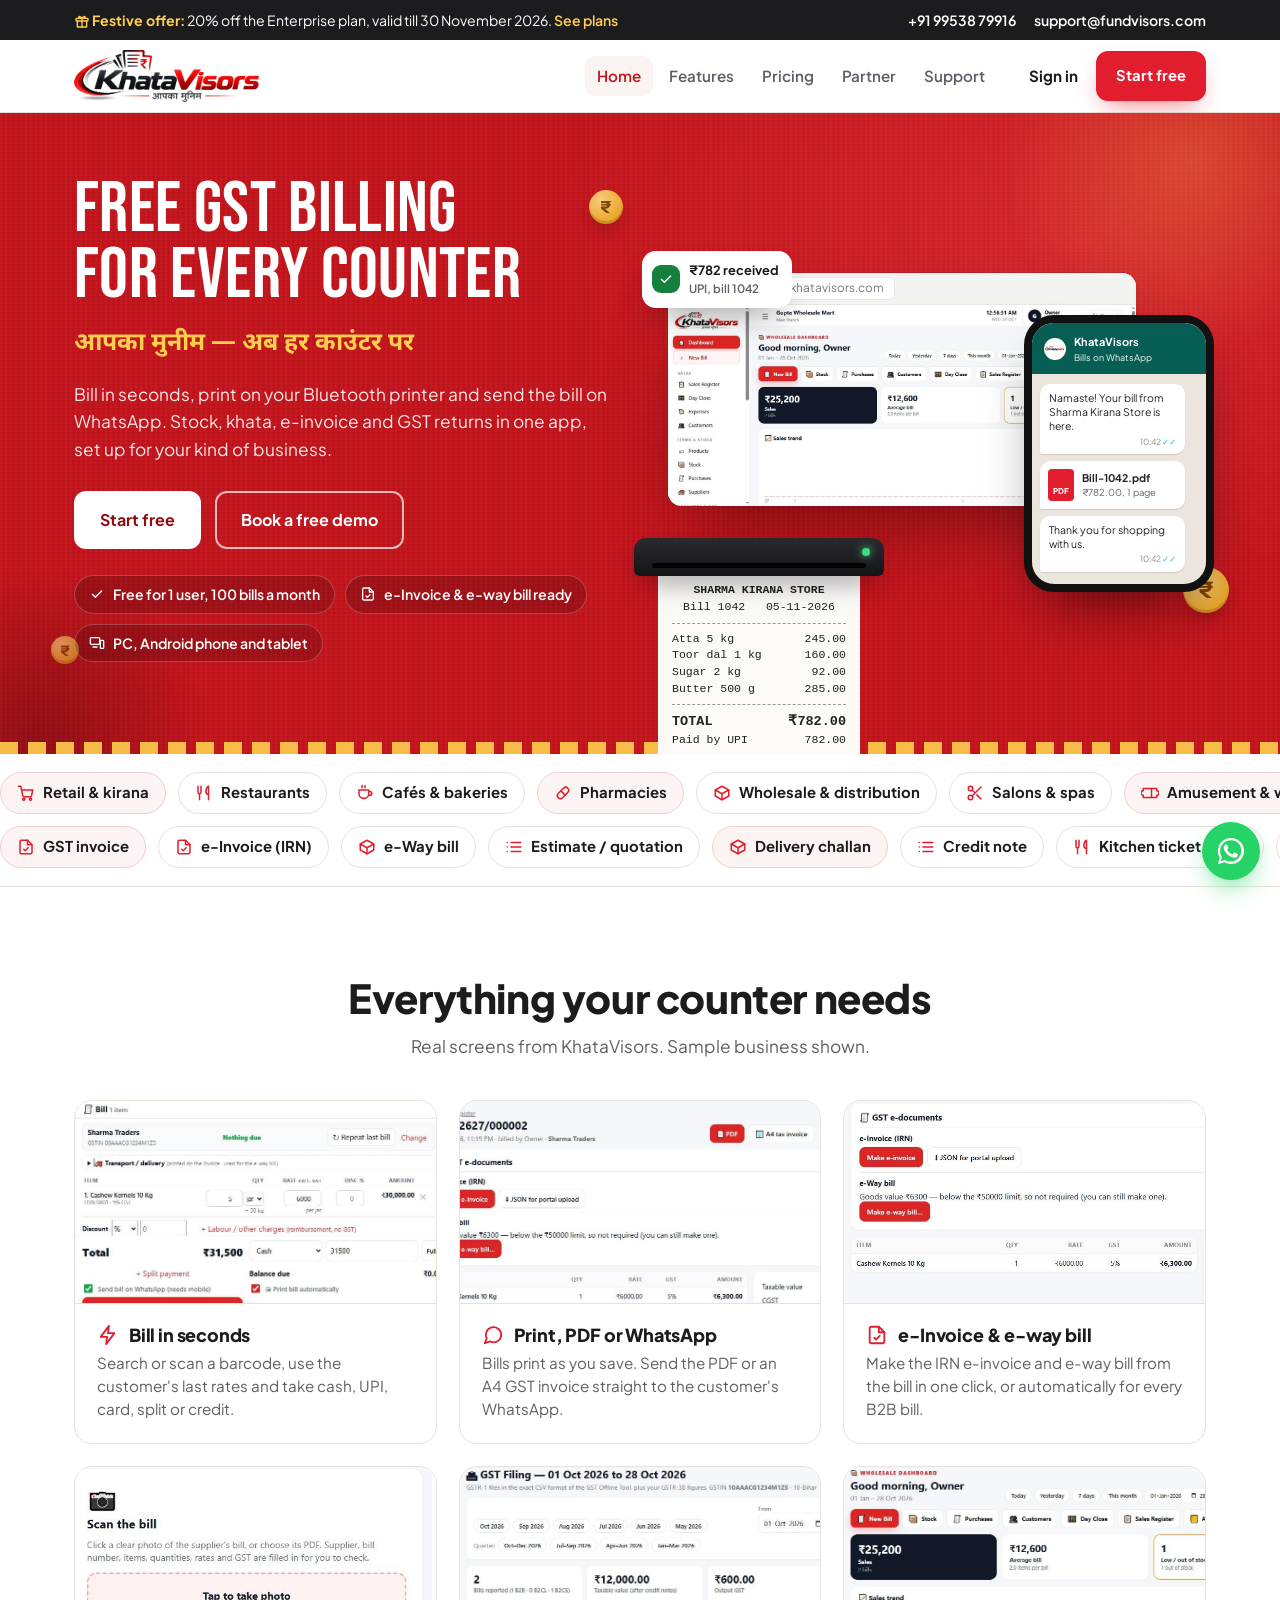
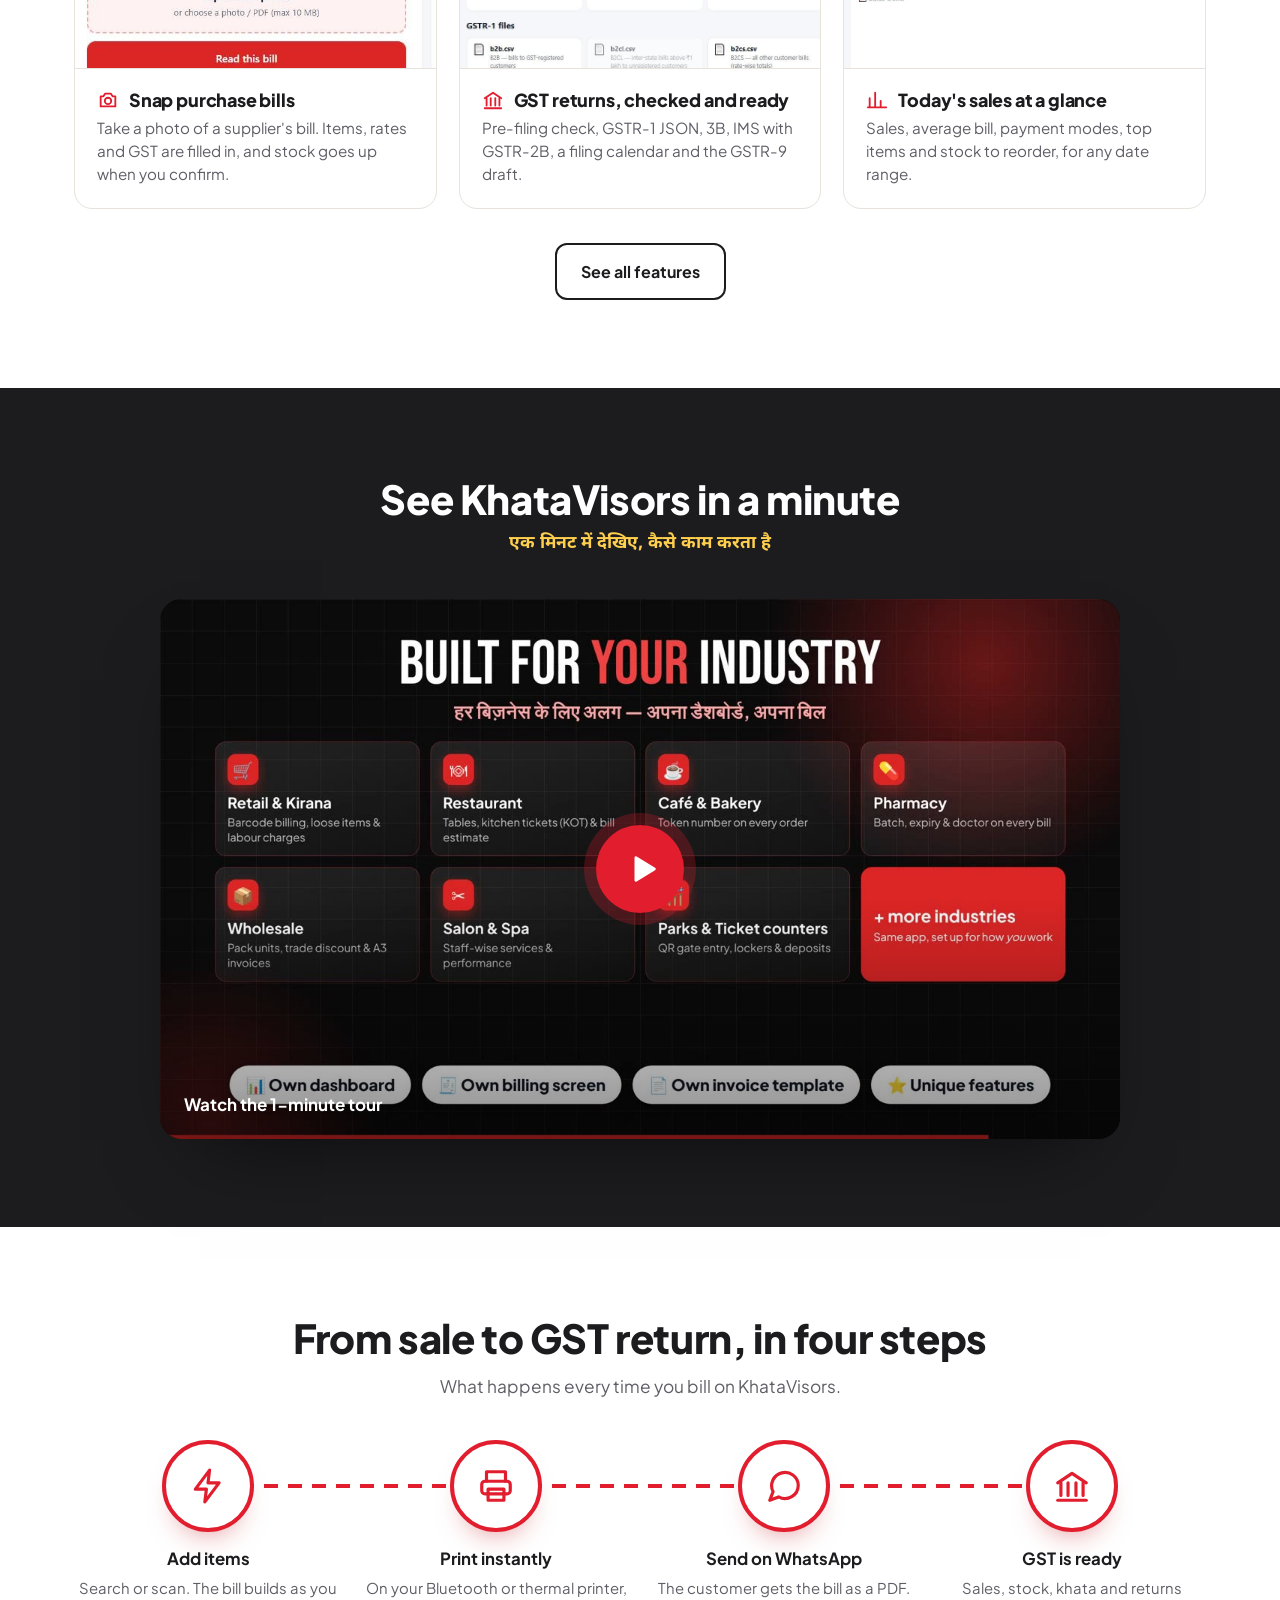
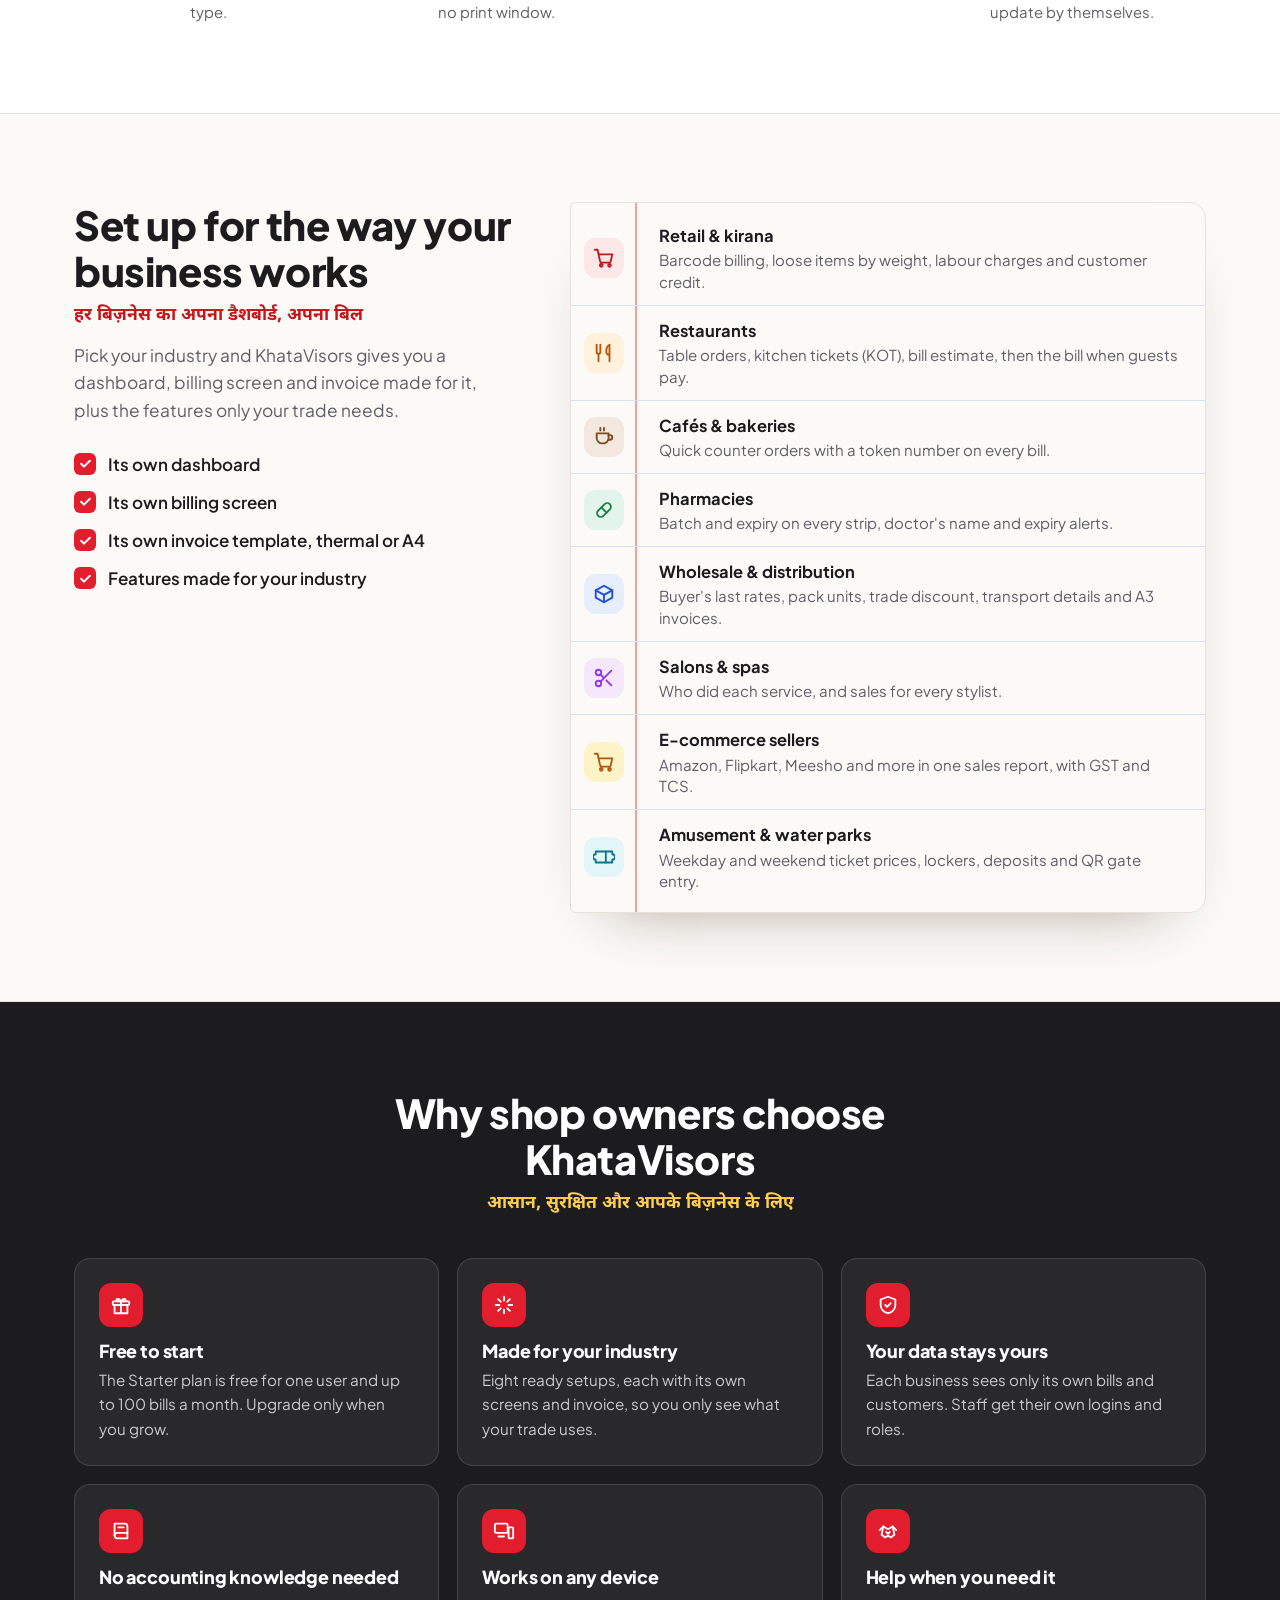
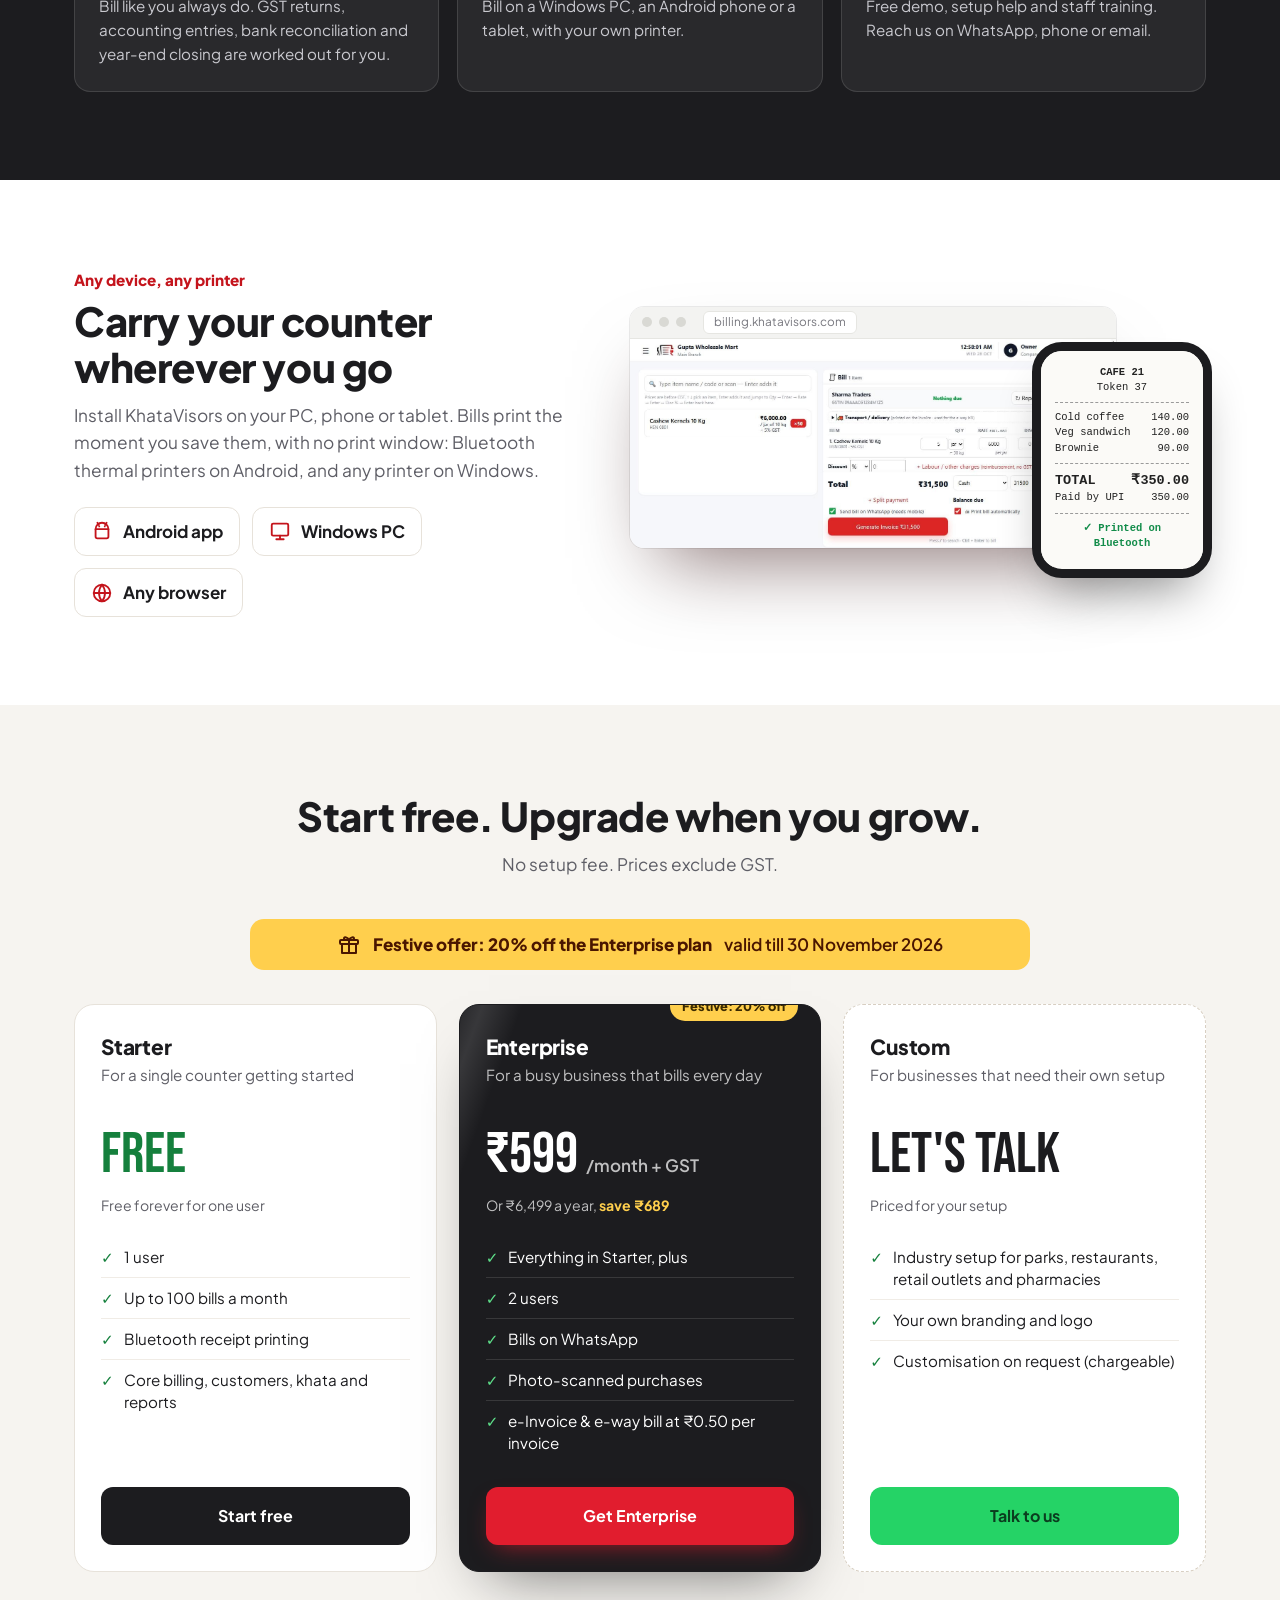
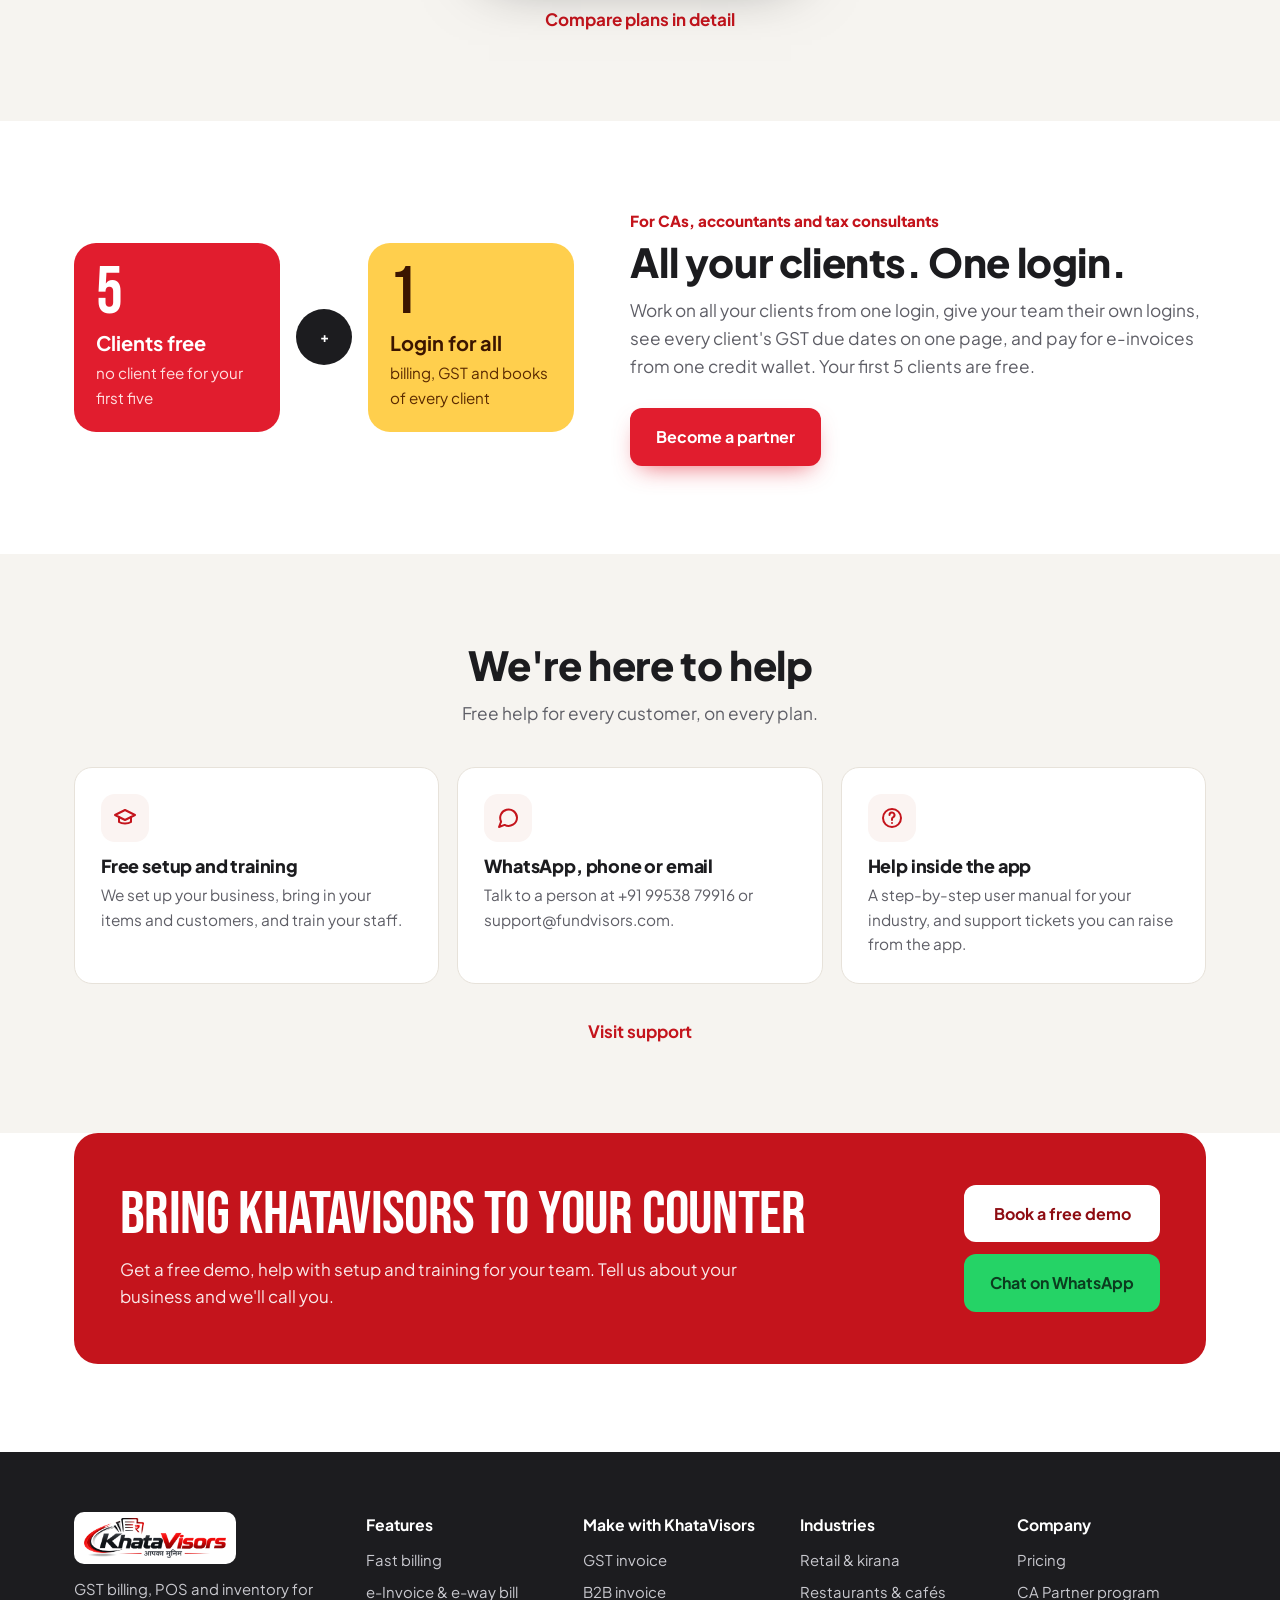
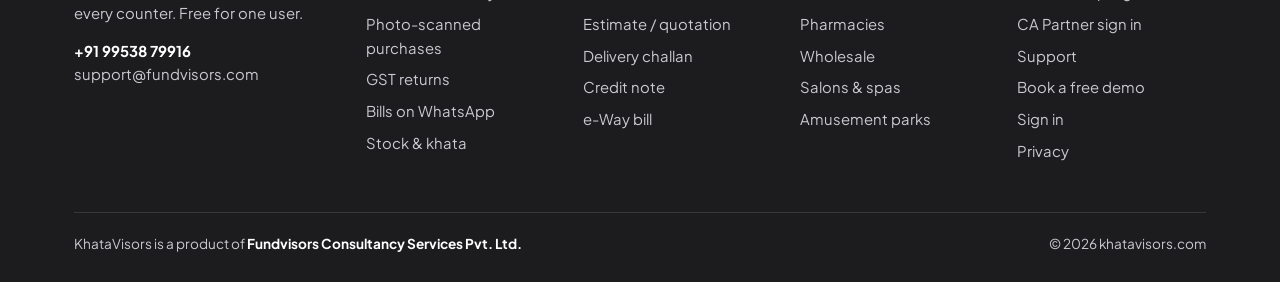
<file: index.html>
<!DOCTYPE html>
<html lang="en">
<head>
<meta charset="UTF-8">
<meta name="viewport" content="width=device-width, initial-scale=1.0">
<title>KhataVisors — आपका मुनीम | Free GST billing, POS & inventory software</title>
<meta name="description" content="KhataVisors is GST billing, POS and inventory software for shops, restaurants, pharmacies, wholesalers, salons and amusement parks. Free for one user. Bluetooth printing, bills on WhatsApp, e-invoice and e-way bill.">
<meta name="theme-color" content="#C4141C">
<link rel="canonical" href="https://khatavisors.com/">
<meta property="og:title" content="KhataVisors — आपका मुनीम | Free GST billing, POS & inventory software">
<meta property="og:description" content="KhataVisors is GST billing, POS and inventory software for shops, restaurants, pharmacies, wholesalers, salons and amusement parks. Free for one user. Bluetooth printing, bills on WhatsApp, e-invoice and e-way bill.">
<meta property="og:image" content="https://khatavisors.com/assets/app/dashboard.jpg">
<meta property="og:url" content="https://khatavisors.com/">
<link rel="icon" href="favicon.ico" sizes="any">
<link rel="icon" type="image/png" sizes="32x32" href="favicon-32.png">
<link rel="icon" type="image/png" sizes="192x192" href="favicon-192.png">
<link rel="apple-touch-icon" href="apple-touch-icon.png">
<link rel="preconnect" href="https://fonts.googleapis.com">
<link rel="preconnect" href="https://fonts.gstatic.com" crossorigin>
<link href="https://fonts.googleapis.com/css2?family=Noto+Sans+Devanagari:wght@500;700&display=swap" rel="stylesheet">
<link rel="stylesheet" href="assets/site.css?v=376b0e89">
<script>document.documentElement.classList.add('js')</script>
</head>
<body>
<div class="strip">
  <div class="wrap">
    <div><svg style="width:16px;height:16px;vertical-align:-3px;color:#FFCF4D" viewBox="0 0 24 24" fill="none" stroke="currentColor" stroke-width="2" stroke-linecap="round" stroke-linejoin="round" aria-hidden="true"><rect x="3" y="8" width="18" height="4" rx="1"/><path d="M5 12v9h14v-9"/><path d="M12 8v13"/><path d="M12 8c-1.5-3-5-3.5-5-1.5S10 8 12 8zM12 8c1.5-3 5-3.5 5-1.5S14 8 12 8z"/></svg> <b>Festive offer:</b> 20% off the Enterprise plan, valid till 30 November 2026. <a class="link" style="color:#FFCF4D" href="pricing.html">See plans</a></div>
    <div class="contact"><a href="tel:+919953879916">+91 99538 79916</a><a href="mailto:support@fundvisors.com">support@fundvisors.com</a></div>
  </div>
</div>
<nav class="nav" aria-label="Main">
  <div class="nav-in">
    <a class="nav-logo" href="index.html" aria-label="KhataVisors home"><img src="khatavisors-logo.png" alt="KhataVisors — आपका मुनीम" width="900" height="253"></a>
    <div class="nav-links" id="nav-links">
      <a href="index.html" aria-current="page">Home</a>
      <a href="features.html">Features</a>
      <a href="pricing.html">Pricing</a>
      <a href="partner.html">Partner</a>
      <a href="support.html">Support</a>
    </div>
    <div class="nav-actions">
      <a class="nav-signin" href="https://billing.khatavisors.com/login/">Sign in</a>
      <a class="btn btn-red" href="https://billing.khatavisors.com/get-khatavisors/">Start free</a>
      <button class="menu-btn" type="button" aria-label="Open menu" aria-expanded="false" aria-controls="nav-links"><svg viewBox="0 0 24 24" fill="none" stroke="currentColor" stroke-width="2" stroke-linecap="round" stroke-linejoin="round" aria-hidden="true"><path d="M4 7h16M4 12h16M4 17h16"/></svg></button>
    </div>
  </div>
</nav>

<main>
<header class="hero">
  <span class="orb o1" aria-hidden="true"></span><span class="orb o2" aria-hidden="true"></span>
  <span class="coin c1" aria-hidden="true">₹</span><span class="coin c2" aria-hidden="true">₹</span><span class="coin c3" aria-hidden="true">₹</span>
  <div class="hero-in">
    <div>
      <h1 class="display"><span class="ln">Free GST billing</span> <span class="ln">for every counter</span></h1>
      <p class="hindi">आपका मुनीम — अब हर काउंटर पर</p>
      <p class="lead">Bill in seconds, print on your Bluetooth printer and send the bill on WhatsApp. Stock, khata, e-invoice and GST returns in one app, set up for your kind of business.</p>
      <div class="hero-ctas">
        <a class="btn btn-white" href="https://billing.khatavisors.com/get-khatavisors/">Start free</a>
        <a class="btn btn-line" href="https://billing.khatavisors.com/get-khatavisors/">Book a free demo</a>
      </div>
      <ul class="badges" aria-label="Highlights">
        <li><svg viewBox="0 0 24 24" fill="none" stroke="currentColor" stroke-width="2" stroke-linecap="round" stroke-linejoin="round" aria-hidden="true"><path d="M5 12.5l4.5 4.5L19 7.5"/></svg> Free for 1 user, 100 bills a month</li>
        <li><svg viewBox="0 0 24 24" fill="none" stroke="currentColor" stroke-width="2" stroke-linecap="round" stroke-linejoin="round" aria-hidden="true"><path d="M14 3H6a2 2 0 0 0-2 2v14a2 2 0 0 0 2 2h12a2 2 0 0 0 2-2V9z"/><path d="M14 3v6h6"/><path d="M9 15l2 2 4-4"/></svg> e-Invoice &amp; e-way bill ready</li>
        <li><svg viewBox="0 0 24 24" fill="none" stroke="currentColor" stroke-width="2" stroke-linecap="round" stroke-linejoin="round" aria-hidden="true"><rect x="2" y="4" width="14" height="10" rx="1.5"/><path d="M6 18h6"/><rect x="17" y="8" width="5" height="12" rx="1"/></svg> PC, Android phone and tablet</li>
      </ul>
    </div>
    <div class="scene" aria-hidden="true">
      <div class="note-card n1 float d1"><span class="ic"><svg viewBox="0 0 24 24" fill="none" stroke="currentColor" stroke-width="2" stroke-linecap="round" stroke-linejoin="round" aria-hidden="true"><path d="M5 12.5l4.5 4.5L19 7.5"/></svg></span><div>₹782 received<small>UPI, bill 1042</small></div></div>
      <div class="browser">
        <div class="browser-bar"><i></i><i></i><i></i><span>billing.khatavisors.com</span></div>
        <img src="assets/app/dashboard.jpg" alt="" width="1366" height="589" fetchpriority="high">
      </div>
      <div class="printer">
        <div class="printer-head"></div>
        <div class="receipt-clip">
          <div class="receipt animate">
            <div class="c"><b>SHARMA KIRANA STORE</b><br>Bill 1042 &nbsp; 05-11-2026</div>
            <hr>
            <div class="row"><span>Atta 5 kg</span><span>245.00</span></div>
            <div class="row"><span>Toor dal 1 kg</span><span>160.00</span></div>
            <div class="row"><span>Sugar 2 kg</span><span>92.00</span></div>
            <div class="row"><span>Butter 500 g</span><span>285.00</span></div>
            <hr>
            <div class="row tot"><span>TOTAL</span><span>₹782.00</span></div>
            <div class="row"><span>Paid by UPI</span><span>782.00</span></div>
            <hr>
            <div class="c">Thank you! Visit again</div>
          </div>
        </div>
      </div>
      <div class="phone2 pop d2">
        <div class="top"><i></i><div>KhataVisors<small>Bills on WhatsApp</small></div></div>
        <div class="chat">
          <div class="typing"><i></i><i></i><i></i></div>
          <div class="bubble pop d3">Namaste! Your bill from Sharma Kirana Store is here.<span class="t">10:42</span></div>
          <div class="bubble doc pop d4"><span class="pdf">PDF</span><div><b>Bill-1042.pdf</b><span>₹782.00, 1 page</span></div></div>
          <div class="bubble pop d6">Thank you for shopping with us.<span class="t">10:42</span></div>
        </div>
      </div>
      <div class="note-card n2 float d5"><span class="ic"><svg viewBox="0 0 24 24" fill="none" stroke="currentColor" stroke-width="2" stroke-linecap="round" stroke-linejoin="round" aria-hidden="true"><path d="M14 3H6a2 2 0 0 0-2 2v14a2 2 0 0 0 2 2h12a2 2 0 0 0 2-2V9z"/><path d="M14 3v6h6"/><path d="M9 15l2 2 4-4"/></svg></span><div>e-Invoice IRN generated<small>B2B bill 1043</small></div></div>
      <div class="note-card n3 float d7"><span class="ic"><svg viewBox="0 0 24 24" fill="none" stroke="currentColor" stroke-width="2" stroke-linecap="round" stroke-linejoin="round" aria-hidden="true"><path d="M21 8l-9-5-9 5v8l9 5 9-5z"/><path d="M3 8l9 5 9-5"/><path d="M12 13v8"/></svg></span><div>Stock updated<small>4 items</small></div></div>
    </div>
  </div>
</header>

<div class="marquee" aria-label="Industries and documents">
  <div class="track "><span class="mchip hl"><svg viewBox="0 0 24 24" fill="none" stroke="currentColor" stroke-width="2" stroke-linecap="round" stroke-linejoin="round" aria-hidden="true"><circle cx="9" cy="20" r="1.5"/><circle cx="18" cy="20" r="1.5"/><path d="M2 3h3l2.7 12.4a2 2 0 0 0 2 1.6h7.7a2 2 0 0 0 2-1.5L21 8H6"/></svg> Retail &amp; kirana</span><span class="mchip"><svg viewBox="0 0 24 24" fill="none" stroke="currentColor" stroke-width="2" stroke-linecap="round" stroke-linejoin="round" aria-hidden="true"><path d="M4 3v8a2 2 0 0 0 4 0V3"/><path d="M6 13v8"/><path d="M18 21V3c-2 1-3.5 3.5-3.5 7s1.5 4 3.5 4"/></svg> Restaurants</span><span class="mchip"><svg viewBox="0 0 24 24" fill="none" stroke="currentColor" stroke-width="2" stroke-linecap="round" stroke-linejoin="round" aria-hidden="true"><path d="M4 8h13v5a6 6 0 0 1-6 6h-1a6 6 0 0 1-6-6z"/><path d="M17 10h1.5a2.5 2.5 0 0 1 0 5H17"/><path d="M8 2v3M12 2v3"/></svg> Cafés &amp; bakeries</span><span class="mchip hl"><svg viewBox="0 0 24 24" fill="none" stroke="currentColor" stroke-width="2" stroke-linecap="round" stroke-linejoin="round" aria-hidden="true"><rect x="3" y="8" width="18" height="8" rx="4" transform="rotate(-45 12 12)"/><path d="M9.2 9.2l5.6 5.6"/></svg> Pharmacies</span><span class="mchip"><svg viewBox="0 0 24 24" fill="none" stroke="currentColor" stroke-width="2" stroke-linecap="round" stroke-linejoin="round" aria-hidden="true"><path d="M21 8l-9-5-9 5v8l9 5 9-5z"/><path d="M3 8l9 5 9-5"/><path d="M12 13v8"/></svg> Wholesale &amp; distribution</span><span class="mchip"><svg viewBox="0 0 24 24" fill="none" stroke="currentColor" stroke-width="2" stroke-linecap="round" stroke-linejoin="round" aria-hidden="true"><circle cx="6" cy="6" r="3"/><circle cx="6" cy="18" r="3"/><path d="M20 4L8.1 15.9M14.5 14.5L20 20M8.1 8.1L12 12"/></svg> Salons &amp; spas</span><span class="mchip hl"><svg viewBox="0 0 24 24" fill="none" stroke="currentColor" stroke-width="2" stroke-linecap="round" stroke-linejoin="round" aria-hidden="true"><path d="M3 9a3 3 0 0 0 0 6v3h18v-3a3 3 0 0 0 0-6V6H3z"/><path d="M14 6v12"/></svg> Amusement &amp; water parks</span><span class="mchip"><svg viewBox="0 0 24 24" fill="none" stroke="currentColor" stroke-width="2" stroke-linecap="round" stroke-linejoin="round" aria-hidden="true"><path d="M2 9l10-5 10 5-10 5z"/><path d="M6 11v5c3 2 9 2 12 0v-5"/></svg> Schools &amp; groups</span><span class="dup mchip hl"><svg viewBox="0 0 24 24" fill="none" stroke="currentColor" stroke-width="2" stroke-linecap="round" stroke-linejoin="round" aria-hidden="true"><circle cx="9" cy="20" r="1.5"/><circle cx="18" cy="20" r="1.5"/><path d="M2 3h3l2.7 12.4a2 2 0 0 0 2 1.6h7.7a2 2 0 0 0 2-1.5L21 8H6"/></svg> Retail &amp; kirana</span><span class="dup mchip"><svg viewBox="0 0 24 24" fill="none" stroke="currentColor" stroke-width="2" stroke-linecap="round" stroke-linejoin="round" aria-hidden="true"><path d="M4 3v8a2 2 0 0 0 4 0V3"/><path d="M6 13v8"/><path d="M18 21V3c-2 1-3.5 3.5-3.5 7s1.5 4 3.5 4"/></svg> Restaurants</span><span class="dup mchip"><svg viewBox="0 0 24 24" fill="none" stroke="currentColor" stroke-width="2" stroke-linecap="round" stroke-linejoin="round" aria-hidden="true"><path d="M4 8h13v5a6 6 0 0 1-6 6h-1a6 6 0 0 1-6-6z"/><path d="M17 10h1.5a2.5 2.5 0 0 1 0 5H17"/><path d="M8 2v3M12 2v3"/></svg> Cafés &amp; bakeries</span><span class="dup mchip hl"><svg viewBox="0 0 24 24" fill="none" stroke="currentColor" stroke-width="2" stroke-linecap="round" stroke-linejoin="round" aria-hidden="true"><rect x="3" y="8" width="18" height="8" rx="4" transform="rotate(-45 12 12)"/><path d="M9.2 9.2l5.6 5.6"/></svg> Pharmacies</span><span class="dup mchip"><svg viewBox="0 0 24 24" fill="none" stroke="currentColor" stroke-width="2" stroke-linecap="round" stroke-linejoin="round" aria-hidden="true"><path d="M21 8l-9-5-9 5v8l9 5 9-5z"/><path d="M3 8l9 5 9-5"/><path d="M12 13v8"/></svg> Wholesale &amp; distribution</span><span class="dup mchip"><svg viewBox="0 0 24 24" fill="none" stroke="currentColor" stroke-width="2" stroke-linecap="round" stroke-linejoin="round" aria-hidden="true"><circle cx="6" cy="6" r="3"/><circle cx="6" cy="18" r="3"/><path d="M20 4L8.1 15.9M14.5 14.5L20 20M8.1 8.1L12 12"/></svg> Salons &amp; spas</span><span class="dup mchip hl"><svg viewBox="0 0 24 24" fill="none" stroke="currentColor" stroke-width="2" stroke-linecap="round" stroke-linejoin="round" aria-hidden="true"><path d="M3 9a3 3 0 0 0 0 6v3h18v-3a3 3 0 0 0 0-6V6H3z"/><path d="M14 6v12"/></svg> Amusement &amp; water parks</span><span class="dup mchip"><svg viewBox="0 0 24 24" fill="none" stroke="currentColor" stroke-width="2" stroke-linecap="round" stroke-linejoin="round" aria-hidden="true"><path d="M2 9l10-5 10 5-10 5z"/><path d="M6 11v5c3 2 9 2 12 0v-5"/></svg> Schools &amp; groups</span></div>
  <div class="track rev"><span class="mchip hl"><svg viewBox="0 0 24 24" fill="none" stroke="currentColor" stroke-width="2" stroke-linecap="round" stroke-linejoin="round" aria-hidden="true"><path d="M14 3H6a2 2 0 0 0-2 2v14a2 2 0 0 0 2 2h12a2 2 0 0 0 2-2V9z"/><path d="M14 3v6h6"/><path d="M9 15l2 2 4-4"/></svg> GST invoice</span><span class="mchip"><svg viewBox="0 0 24 24" fill="none" stroke="currentColor" stroke-width="2" stroke-linecap="round" stroke-linejoin="round" aria-hidden="true"><path d="M14 3H6a2 2 0 0 0-2 2v14a2 2 0 0 0 2 2h12a2 2 0 0 0 2-2V9z"/><path d="M14 3v6h6"/><path d="M9 15l2 2 4-4"/></svg> e-Invoice (IRN)</span><span class="mchip"><svg viewBox="0 0 24 24" fill="none" stroke="currentColor" stroke-width="2" stroke-linecap="round" stroke-linejoin="round" aria-hidden="true"><path d="M21 8l-9-5-9 5v8l9 5 9-5z"/><path d="M3 8l9 5 9-5"/><path d="M12 13v8"/></svg> e-Way bill</span><span class="mchip"><svg viewBox="0 0 24 24" fill="none" stroke="currentColor" stroke-width="2" stroke-linecap="round" stroke-linejoin="round" aria-hidden="true"><path d="M8 6h13M8 12h13M8 18h13"/><path d="M3 6h.01M3 12h.01M3 18h.01"/></svg> Estimate / quotation</span><span class="mchip hl"><svg viewBox="0 0 24 24" fill="none" stroke="currentColor" stroke-width="2" stroke-linecap="round" stroke-linejoin="round" aria-hidden="true"><path d="M21 8l-9-5-9 5v8l9 5 9-5z"/><path d="M3 8l9 5 9-5"/><path d="M12 13v8"/></svg> Delivery challan</span><span class="mchip"><svg viewBox="0 0 24 24" fill="none" stroke="currentColor" stroke-width="2" stroke-linecap="round" stroke-linejoin="round" aria-hidden="true"><path d="M8 6h13M8 12h13M8 18h13"/><path d="M3 6h.01M3 12h.01M3 18h.01"/></svg> Credit note</span><span class="mchip"><svg viewBox="0 0 24 24" fill="none" stroke="currentColor" stroke-width="2" stroke-linecap="round" stroke-linejoin="round" aria-hidden="true"><path d="M4 3v8a2 2 0 0 0 4 0V3"/><path d="M6 13v8"/><path d="M18 21V3c-2 1-3.5 3.5-3.5 7s1.5 4 3.5 4"/></svg> Kitchen ticket (KOT)</span><span class="mchip"><svg viewBox="0 0 24 24" fill="none" stroke="currentColor" stroke-width="2" stroke-linecap="round" stroke-linejoin="round" aria-hidden="true"><path d="M6 9V3h12v6"/><rect x="3" y="9" width="18" height="8" rx="2"/><path d="M7 14h10v7H7z"/></svg> Thermal receipt</span><span class="mchip hl"><svg viewBox="0 0 24 24" fill="none" stroke="currentColor" stroke-width="2" stroke-linecap="round" stroke-linejoin="round" aria-hidden="true"><path d="M21 11.5a8.4 8.4 0 0 1-12.4 7.4L3 21l2.1-5.4A8.4 8.4 0 1 1 21 11.5z"/></svg> Bill on WhatsApp</span><span class="mchip"><svg viewBox="0 0 24 24" fill="none" stroke="currentColor" stroke-width="2" stroke-linecap="round" stroke-linejoin="round" aria-hidden="true"><path d="M3 10l9-6 9 6"/><path d="M5 10v8M9.5 10v8M14.5 10v8M19 10v8"/><path d="M3 21h18"/></svg> GSTR-1 &amp; 3B</span><span class="mchip"><svg viewBox="0 0 24 24" fill="none" stroke="currentColor" stroke-width="2" stroke-linecap="round" stroke-linejoin="round" aria-hidden="true"><path d="M4 8h3l2-3h6l2 3h3v11H4z"/><circle cx="12" cy="13" r="3.5"/></svg> Photo-scanned purchase</span><span class="dup mchip hl"><svg viewBox="0 0 24 24" fill="none" stroke="currentColor" stroke-width="2" stroke-linecap="round" stroke-linejoin="round" aria-hidden="true"><path d="M14 3H6a2 2 0 0 0-2 2v14a2 2 0 0 0 2 2h12a2 2 0 0 0 2-2V9z"/><path d="M14 3v6h6"/><path d="M9 15l2 2 4-4"/></svg> GST invoice</span><span class="dup mchip"><svg viewBox="0 0 24 24" fill="none" stroke="currentColor" stroke-width="2" stroke-linecap="round" stroke-linejoin="round" aria-hidden="true"><path d="M14 3H6a2 2 0 0 0-2 2v14a2 2 0 0 0 2 2h12a2 2 0 0 0 2-2V9z"/><path d="M14 3v6h6"/><path d="M9 15l2 2 4-4"/></svg> e-Invoice (IRN)</span><span class="dup mchip"><svg viewBox="0 0 24 24" fill="none" stroke="currentColor" stroke-width="2" stroke-linecap="round" stroke-linejoin="round" aria-hidden="true"><path d="M21 8l-9-5-9 5v8l9 5 9-5z"/><path d="M3 8l9 5 9-5"/><path d="M12 13v8"/></svg> e-Way bill</span><span class="dup mchip"><svg viewBox="0 0 24 24" fill="none" stroke="currentColor" stroke-width="2" stroke-linecap="round" stroke-linejoin="round" aria-hidden="true"><path d="M8 6h13M8 12h13M8 18h13"/><path d="M3 6h.01M3 12h.01M3 18h.01"/></svg> Estimate / quotation</span><span class="dup mchip hl"><svg viewBox="0 0 24 24" fill="none" stroke="currentColor" stroke-width="2" stroke-linecap="round" stroke-linejoin="round" aria-hidden="true"><path d="M21 8l-9-5-9 5v8l9 5 9-5z"/><path d="M3 8l9 5 9-5"/><path d="M12 13v8"/></svg> Delivery challan</span><span class="dup mchip"><svg viewBox="0 0 24 24" fill="none" stroke="currentColor" stroke-width="2" stroke-linecap="round" stroke-linejoin="round" aria-hidden="true"><path d="M8 6h13M8 12h13M8 18h13"/><path d="M3 6h.01M3 12h.01M3 18h.01"/></svg> Credit note</span><span class="dup mchip"><svg viewBox="0 0 24 24" fill="none" stroke="currentColor" stroke-width="2" stroke-linecap="round" stroke-linejoin="round" aria-hidden="true"><path d="M4 3v8a2 2 0 0 0 4 0V3"/><path d="M6 13v8"/><path d="M18 21V3c-2 1-3.5 3.5-3.5 7s1.5 4 3.5 4"/></svg> Kitchen ticket (KOT)</span><span class="dup mchip"><svg viewBox="0 0 24 24" fill="none" stroke="currentColor" stroke-width="2" stroke-linecap="round" stroke-linejoin="round" aria-hidden="true"><path d="M6 9V3h12v6"/><rect x="3" y="9" width="18" height="8" rx="2"/><path d="M7 14h10v7H7z"/></svg> Thermal receipt</span><span class="dup mchip hl"><svg viewBox="0 0 24 24" fill="none" stroke="currentColor" stroke-width="2" stroke-linecap="round" stroke-linejoin="round" aria-hidden="true"><path d="M21 11.5a8.4 8.4 0 0 1-12.4 7.4L3 21l2.1-5.4A8.4 8.4 0 1 1 21 11.5z"/></svg> Bill on WhatsApp</span><span class="dup mchip"><svg viewBox="0 0 24 24" fill="none" stroke="currentColor" stroke-width="2" stroke-linecap="round" stroke-linejoin="round" aria-hidden="true"><path d="M3 10l9-6 9 6"/><path d="M5 10v8M9.5 10v8M14.5 10v8M19 10v8"/><path d="M3 21h18"/></svg> GSTR-1 &amp; 3B</span><span class="dup mchip"><svg viewBox="0 0 24 24" fill="none" stroke="currentColor" stroke-width="2" stroke-linecap="round" stroke-linejoin="round" aria-hidden="true"><path d="M4 8h3l2-3h6l2 3h3v11H4z"/><circle cx="12" cy="13" r="3.5"/></svg> Photo-scanned purchase</span></div>
</div>

<section class="sec" id="features">
  <div class="wrap">
    <div class="sec-head center" data-reveal>
      <h2>Everything your counter needs</h2>
      <p class="lead">Real screens from KhataVisors. Sample business shown.</p>
    </div>
    <div class="fgrid" data-reveal-group>
      <article class="fcard"><div class="shot"><img src="assets/app/wholesale.jpg" alt="New bill screen with buyer and items" loading="lazy" width="1366" height="589" style="width:180.0%;margin-left:-71.2%;margin-top:-11.9%"></div>
        <div class="body"><h3><svg viewBox="0 0 24 24" fill="none" stroke="currentColor" stroke-width="2" stroke-linecap="round" stroke-linejoin="round" aria-hidden="true"><path d="M13 2L4 14h7l-1 8 9-12h-7z"/></svg> Bill in seconds</h3><p>Search or scan a barcode, use the customer's last rates and take cash, UPI, card, split or credit.</p></div></article>
      <article class="fcard"><div class="shot"><img src="assets/app/invoice.jpg" alt="Saved bill with PDF, print and WhatsApp buttons" loading="lazy" width="1366" height="589" style="width:175.0%;margin-left:-42.3%;margin-top:-9.0%"></div>
        <div class="body"><h3><svg viewBox="0 0 24 24" fill="none" stroke="currentColor" stroke-width="2" stroke-linecap="round" stroke-linejoin="round" aria-hidden="true"><path d="M21 11.5a8.4 8.4 0 0 1-12.4 7.4L3 21l2.1-5.4A8.4 8.4 0 1 1 21 11.5z"/></svg> Print, PDF or WhatsApp</h3><p>Bills print as you save. Send the PDF or an A4 GST invoice straight to the customer's WhatsApp.</p></div></article>
      <article class="fcard"><div class="shot"><img src="assets/app/invoice.jpg" alt="e-Invoice and e-way bill buttons on a bill" loading="lazy" width="1366" height="589" style="width:190.0%;margin-left:-34.8%;margin-top:-23.6%"></div>
        <div class="body"><h3><svg viewBox="0 0 24 24" fill="none" stroke="currentColor" stroke-width="2" stroke-linecap="round" stroke-linejoin="round" aria-hidden="true"><path d="M14 3H6a2 2 0 0 0-2 2v14a2 2 0 0 0 2 2h12a2 2 0 0 0 2-2V9z"/><path d="M14 3v6h6"/><path d="M9 15l2 2 4-4"/></svg> e-Invoice &amp; e-way bill</h3><p>Make the IRN e-invoice and e-way bill from the bill in one click, or automatically for every B2B bill.</p></div></article>
      <article class="fcard"><div class="shot"><img src="assets/app/stock.jpg" alt="Scan a supplier bill with a photo" loading="lazy" width="1366" height="589" style="width:250.0%;margin-left:-49.4%;margin-top:-31.1%"></div>
        <div class="body"><h3><svg viewBox="0 0 24 24" fill="none" stroke="currentColor" stroke-width="2" stroke-linecap="round" stroke-linejoin="round" aria-hidden="true"><path d="M4 8h3l2-3h6l2 3h3v11H4z"/><circle cx="12" cy="13" r="3.5"/></svg> Snap purchase bills</h3><p>Take a photo of a supplier's bill. Items, rates and GST are filled in, and stock goes up when you confirm.</p></div></article>
      <article class="fcard"><div class="shot"><img src="assets/app/gst.jpg" alt="GST filing screen with GSTR-1 files" loading="lazy" width="1366" height="589" style="width:170.0%;margin-left:-31.1%;margin-top:-10.6%"></div>
        <div class="body"><h3><svg viewBox="0 0 24 24" fill="none" stroke="currentColor" stroke-width="2" stroke-linecap="round" stroke-linejoin="round" aria-hidden="true"><path d="M3 10l9-6 9 6"/><path d="M5 10v8M9.5 10v8M14.5 10v8M19 10v8"/><path d="M3 21h18"/></svg> GST returns, checked and ready</h3><p>Pre-filing check, GSTR-1 JSON, 3B, IMS with GSTR-2B, a filing calendar and the GSTR-9 draft.</p></div></article>
      <article class="fcard"><div class="shot"><img src="assets/app/dashboard.jpg" alt="Dashboard with sales and stock alerts" loading="lazy" width="1366" height="589" style="width:160.0%;margin-left:-29.3%;margin-top:-9.4%"></div>
        <div class="body"><h3><svg viewBox="0 0 24 24" fill="none" stroke="currentColor" stroke-width="2" stroke-linecap="round" stroke-linejoin="round" aria-hidden="true"><path d="M4 20V10M10 20V4M16 20v-7M22 20H2"/></svg> Today's sales at a glance</h3><p>Sales, average bill, payment modes, top items and stock to reorder, for any date range.</p></div></article>
    </div>
    <div class="sec-foot"><a class="btn btn-outline" href="features.html">See all features</a></div>
  </div>
</section>

<section class="sec dark" id="video">
  <div class="wrap">
    <div class="sec-head center" data-reveal>
      <h2>See KhataVisors in a minute</h2>
      <p class="hi">एक मिनट में देखिए, कैसे काम करता है</p>
    </div>
    <div class="video-frame" data-reveal>
      <video preload="none" playsinline poster="assets/video/promo-poster.jpg" width="1280" height="720">
        <source src="assets/video/khatavisors-promo.mp4" type="video/mp4">
      </video>
      <button class="play" type="button" aria-label="Play the KhataVisors video"><span><svg viewBox="0 0 24 24" fill="none" stroke="currentColor" stroke-width="2" stroke-linecap="round" stroke-linejoin="round" aria-hidden="true"><path d="M7 4l13 8-13 8z" fill="currentColor"/></svg></span><em>Watch the 1-minute tour</em></button>
    </div>
  </div>
</section>

<section class="sec">
  <div class="wrap">
    <div class="sec-head center" data-reveal><h2>From sale to GST return, in four steps</h2><p class="lead">What happens every time you bill on KhataVisors.</p></div>
    <ol class="flow">
      <li><div class="bub"><svg viewBox="0 0 24 24" fill="none" stroke="currentColor" stroke-width="2" stroke-linecap="round" stroke-linejoin="round" aria-hidden="true"><path d="M13 2L4 14h7l-1 8 9-12h-7z"/></svg></div><b>Add items</b><span>Search or scan. The bill builds as you type.</span></li>
      <li><div class="bub"><svg viewBox="0 0 24 24" fill="none" stroke="currentColor" stroke-width="2" stroke-linecap="round" stroke-linejoin="round" aria-hidden="true"><path d="M6 9V3h12v6"/><rect x="3" y="9" width="18" height="8" rx="2"/><path d="M7 14h10v7H7z"/></svg></div><b>Print instantly</b><span>On your Bluetooth or thermal printer, no print window.</span></li>
      <li><div class="bub"><svg viewBox="0 0 24 24" fill="none" stroke="currentColor" stroke-width="2" stroke-linecap="round" stroke-linejoin="round" aria-hidden="true"><path d="M21 11.5a8.4 8.4 0 0 1-12.4 7.4L3 21l2.1-5.4A8.4 8.4 0 1 1 21 11.5z"/></svg></div><b>Send on WhatsApp</b><span>The customer gets the bill as a PDF.</span></li>
      <li><div class="bub"><svg viewBox="0 0 24 24" fill="none" stroke="currentColor" stroke-width="2" stroke-linecap="round" stroke-linejoin="round" aria-hidden="true"><path d="M3 10l9-6 9 6"/><path d="M5 10v8M9.5 10v8M14.5 10v8M19 10v8"/><path d="M3 21h18"/></svg></div><b>GST is ready</b><span>Sales, stock, khata and returns update by themselves.</span></li>
    </ol>
  </div>
</section>

<section class="sec paper" id="industries">
  <div class="wrap ledger-wrap">
    <div class="sec-head" style="margin-bottom:0">
      <h2>Set up for the way your business works</h2>
      <p class="hi">हर बिज़नेस का अपना डैशबोर्ड, अपना बिल</p>
      <p class="lead">Pick your industry and KhataVisors gives you a dashboard, billing screen and invoice made for it, plus the features only your trade needs.</p>
      <ul class="ticks">
        <li>Its own dashboard</li>
        <li>Its own billing screen</li>
        <li>Its own invoice template, thermal or A4</li>
        <li>Features made for your industry</li>
      </ul>
    </div>
    <div class="ledger" role="list" data-reveal-group>
      <div class="ledger-row" role="listitem"><span class="ic"><span style="--c:#FDE7E7;--ci:#C4141C"><svg viewBox="0 0 24 24" fill="none" stroke="currentColor" stroke-width="2" stroke-linecap="round" stroke-linejoin="round" aria-hidden="true"><circle cx="9" cy="20" r="1.5"/><circle cx="18" cy="20" r="1.5"/><path d="M2 3h3l2.7 12.4a2 2 0 0 0 2 1.6h7.7a2 2 0 0 0 2-1.5L21 8H6"/></svg></span></span><div><b>Retail &amp; kirana</b><span>Barcode billing, loose items by weight, labour charges and customer credit.</span></div></div>
      <div class="ledger-row" role="listitem"><span class="ic"><span style="--c:#FFF1DB;--ci:#B45309"><svg viewBox="0 0 24 24" fill="none" stroke="currentColor" stroke-width="2" stroke-linecap="round" stroke-linejoin="round" aria-hidden="true"><path d="M4 3v8a2 2 0 0 0 4 0V3"/><path d="M6 13v8"/><path d="M18 21V3c-2 1-3.5 3.5-3.5 7s1.5 4 3.5 4"/></svg></span></span><div><b>Restaurants</b><span>Table orders, kitchen tickets (KOT), bill estimate, then the bill when guests pay.</span></div></div>
      <div class="ledger-row" role="listitem"><span class="ic"><span style="--c:#F3E8DF;--ci:#7C4A1E"><svg viewBox="0 0 24 24" fill="none" stroke="currentColor" stroke-width="2" stroke-linecap="round" stroke-linejoin="round" aria-hidden="true"><path d="M4 8h13v5a6 6 0 0 1-6 6h-1a6 6 0 0 1-6-6z"/><path d="M17 10h1.5a2.5 2.5 0 0 1 0 5H17"/><path d="M8 2v3M12 2v3"/></svg></span></span><div><b>Cafés &amp; bakeries</b><span>Quick counter orders with a token number on every bill.</span></div></div>
      <div class="ledger-row" role="listitem"><span class="ic"><span style="--c:#E3F4EA;--ci:#15803D"><svg viewBox="0 0 24 24" fill="none" stroke="currentColor" stroke-width="2" stroke-linecap="round" stroke-linejoin="round" aria-hidden="true"><rect x="3" y="8" width="18" height="8" rx="4" transform="rotate(-45 12 12)"/><path d="M9.2 9.2l5.6 5.6"/></svg></span></span><div><b>Pharmacies</b><span>Batch and expiry on every strip, doctor's name and expiry alerts.</span></div></div>
      <div class="ledger-row" role="listitem"><span class="ic"><span style="--c:#E6EEFB;--ci:#1D4ED8"><svg viewBox="0 0 24 24" fill="none" stroke="currentColor" stroke-width="2" stroke-linecap="round" stroke-linejoin="round" aria-hidden="true"><path d="M21 8l-9-5-9 5v8l9 5 9-5z"/><path d="M3 8l9 5 9-5"/><path d="M12 13v8"/></svg></span></span><div><b>Wholesale &amp; distribution</b><span>Buyer's last rates, pack units, trade discount, transport details and A3 invoices.</span></div></div>
      <div class="ledger-row" role="listitem"><span class="ic"><span style="--c:#F5E8FA;--ci:#9333EA"><svg viewBox="0 0 24 24" fill="none" stroke="currentColor" stroke-width="2" stroke-linecap="round" stroke-linejoin="round" aria-hidden="true"><circle cx="6" cy="6" r="3"/><circle cx="6" cy="18" r="3"/><path d="M20 4L8.1 15.9M14.5 14.5L20 20M8.1 8.1L12 12"/></svg></span></span><div><b>Salons &amp; spas</b><span>Who did each service, and sales for every stylist.</span></div></div>
      <div class="ledger-row" role="listitem"><span class="ic"><span style="--c:#FEF3C7;--ci:#B45309"><svg viewBox="0 0 24 24" fill="none" stroke="currentColor" stroke-width="2" stroke-linecap="round" stroke-linejoin="round" aria-hidden="true"><circle cx="9" cy="20" r="1.5"/><circle cx="18" cy="20" r="1.5"/><path d="M2 3h3l2.7 12.4a2 2 0 0 0 2 1.6h7.7a2 2 0 0 0 2-1.5L21 8H6"/></svg></span></span><div><b>E-commerce sellers</b><span>Amazon, Flipkart, Meesho and more in one sales report, with GST and TCS.</span></div></div>
      <div class="ledger-row" role="listitem"><span class="ic"><span style="--c:#E2F6F7;--ci:#0E7490"><svg viewBox="0 0 24 24" fill="none" stroke="currentColor" stroke-width="2" stroke-linecap="round" stroke-linejoin="round" aria-hidden="true"><path d="M3 9a3 3 0 0 0 0 6v3h18v-3a3 3 0 0 0 0-6V6H3z"/><path d="M14 6v12"/></svg></span></span><div><b>Amusement &amp; water parks</b><span>Weekday and weekend ticket prices, lockers, deposits and QR gate entry.</span></div></div>
    </div>
  </div>
</section>

<section class="sec dark">
  <div class="wrap">
    <div class="sec-head center" data-reveal>
      <h2>Why shop owners choose KhataVisors</h2>
      <p class="hi">आसान, सुरक्षित और आपके बिज़नेस के लिए</p>
    </div>
    <div class="bgrid" data-reveal-group>
      <div class="bcard"><div class="ic"><svg viewBox="0 0 24 24" fill="none" stroke="currentColor" stroke-width="2" stroke-linecap="round" stroke-linejoin="round" aria-hidden="true"><rect x="3" y="8" width="18" height="4" rx="1"/><path d="M5 12v9h14v-9"/><path d="M12 8v13"/><path d="M12 8c-1.5-3-5-3.5-5-1.5S10 8 12 8zM12 8c1.5-3 5-3.5 5-1.5S14 8 12 8z"/></svg></div><h3>Free to start</h3><p>The Starter plan is free for one user and up to 100 bills a month. Upgrade only when you grow.</p></div>
      <div class="bcard"><div class="ic"><svg viewBox="0 0 24 24" fill="none" stroke="currentColor" stroke-width="2" stroke-linecap="round" stroke-linejoin="round" aria-hidden="true"><path d="M12 3v4M12 17v4M3 12h4M17 12h4M5.6 5.6l2.8 2.8M15.6 15.6l2.8 2.8M5.6 18.4l2.8-2.8M15.6 8.4l2.8-2.8"/></svg></div><h3>Made for your industry</h3><p>Eight ready setups, each with its own screens and invoice, so you only see what your trade uses.</p></div>
      <div class="bcard"><div class="ic"><svg viewBox="0 0 24 24" fill="none" stroke="currentColor" stroke-width="2" stroke-linecap="round" stroke-linejoin="round" aria-hidden="true"><path d="M12 3l8 3v6c0 4.5-3.4 8.3-8 9-4.6-.7-8-4.5-8-9V6z"/><path d="M9 12l2 2 4-4"/></svg></div><h3>Your data stays yours</h3><p>Each business sees only its own bills and customers. Staff get their own logins and roles.</p></div>
      <div class="bcard"><div class="ic"><svg viewBox="0 0 24 24" fill="none" stroke="currentColor" stroke-width="2" stroke-linecap="round" stroke-linejoin="round" aria-hidden="true"><path d="M5 4h11a3 3 0 0 1 3 3v13H8a3 3 0 0 1-3-3z"/><path d="M5 17a3 3 0 0 1 3-3h11"/><path d="M9 8h6"/></svg></div><h3>No accounting knowledge needed</h3><p>Bill like you always do. GST returns, accounting entries, bank reconciliation and year-end closing are worked out for you.</p></div>
      <div class="bcard"><div class="ic"><svg viewBox="0 0 24 24" fill="none" stroke="currentColor" stroke-width="2" stroke-linecap="round" stroke-linejoin="round" aria-hidden="true"><rect x="2" y="4" width="14" height="10" rx="1.5"/><path d="M6 18h6"/><rect x="17" y="8" width="5" height="12" rx="1"/></svg></div><h3>Works on any device</h3><p>Bill on a Windows PC, an Android phone or a tablet, with your own printer.</p></div>
      <div class="bcard"><div class="ic"><svg viewBox="0 0 24 24" fill="none" stroke="currentColor" stroke-width="2" stroke-linecap="round" stroke-linejoin="round" aria-hidden="true"><path d="M3 11l4-4 5 3 5-3 4 4"/><path d="M7 7l-2 9 4 3 3-2 3 2 4-3-2-9"/><path d="M10 13l2 2 2-2"/></svg></div><h3>Help when you need it</h3><p>Free demo, setup help and staff training. Reach us on WhatsApp, phone or email.</p></div>
    </div>
  </div>
</section>

<section class="sec" id="devices">
  <div class="wrap split">
    <div>
      <p class="kicker">Any device, any printer</p>
      <h2>Carry your counter wherever you go</h2>
      <p class="lead">Install KhataVisors on your PC, phone or tablet. Bills print the moment you save them, with no print window: Bluetooth thermal printers on Android, and any printer on Windows.</p>
      <div class="dl">
        <a href="https://billing.khatavisors.com/setup/KhataVisors.apk"><svg viewBox="0 0 24 24" fill="none" stroke="currentColor" stroke-width="2" stroke-linecap="round" stroke-linejoin="round" aria-hidden="true"><path d="M5 10h14v8a2 2 0 0 1-2 2H7a2 2 0 0 1-2-2z"/><path d="M5 10a7 7 0 0 1 14 0"/><path d="M9 7h.01M15 7h.01"/><path d="M7 3l1.5 2.5M17 3l-1.5 2.5"/></svg> Android app</a>
        <a href="https://billing.khatavisors.com/login/"><svg viewBox="0 0 24 24" fill="none" stroke="currentColor" stroke-width="2" stroke-linecap="round" stroke-linejoin="round" aria-hidden="true"><rect x="3" y="4" width="18" height="13" rx="1.5"/><path d="M8 21h8M12 17v4"/></svg> Windows PC</a>
        <a href="https://billing.khatavisors.com/login/"><svg viewBox="0 0 24 24" fill="none" stroke="currentColor" stroke-width="2" stroke-linecap="round" stroke-linejoin="round" aria-hidden="true"><circle cx="12" cy="12" r="9"/><path d="M3 12h18"/><path d="M12 3a14 14 0 0 1 0 18a14 14 0 0 1 0-18"/></svg> Any browser</a>
      </div>
    </div>
    <div class="devices" aria-hidden="true">
      <div class="browser" style="margin-right:90px">
        <div class="browser-bar"><i></i><i></i><i></i><span>billing.khatavisors.com</span></div>
        <img src="assets/app/wholesale.jpg" alt="" width="1366" height="589" loading="lazy">
      </div>
      <div class="phone">
        <div class="receipt">
          <div class="c"><b>CAFE 21</b><br>Token 37</div>
          <hr>
          <div class="row"><span>Cold coffee</span><span>140.00</span></div>
          <div class="row"><span>Veg sandwich</span><span>120.00</span></div>
          <div class="row"><span>Brownie</span><span>90.00</span></div>
          <hr>
          <div class="row tot"><span>TOTAL</span><span>₹350.00</span></div>
          <div class="row"><span>Paid by UPI</span><span>350.00</span></div>
          <hr>
          <div class="c wa">✓ Printed on Bluetooth</div>
        </div>
      </div>
    </div>
  </div>
</section>

<section class="sec soft" id="plans">
  <div class="wrap">
    <div class="sec-head center" data-reveal>
      <h2>Start free. Upgrade when you grow.</h2>
      <p class="lead">No setup fee. Prices exclude GST.</p>
    </div>
    <div class="offer"><svg viewBox="0 0 24 24" fill="none" stroke="currentColor" stroke-width="2" stroke-linecap="round" stroke-linejoin="round" aria-hidden="true"><rect x="3" y="8" width="18" height="4" rx="1"/><path d="M5 12v9h14v-9"/><path d="M12 8v13"/><path d="M12 8c-1.5-3-5-3.5-5-1.5S10 8 12 8zM12 8c1.5-3 5-3.5 5-1.5S14 8 12 8z"/></svg> Festive offer: 20% off the Enterprise plan <span>valid till 30 November 2026</span></div>
    <div class="plans" data-reveal-group>
      <article class="plan free">
        <h3>Starter</h3><p class="who">For a single counter getting started</p>
        <div class="price"><span class="amt">Free</span></div><p class="price-note">Free forever for one user</p>
        <ul><li>1 user</li><li>Up to 100 bills a month</li><li>Bluetooth receipt printing</li><li>Core billing, customers, khata and reports</li></ul>
        <a class="btn btn-ink" href="https://billing.khatavisors.com/get-khatavisors/">Start free</a>
      </article>
      <article class="plan pro">
        <span class="flag">Festive: 20% off</span>
        <h3>Enterprise</h3><p class="who">For a busy business that bills every day</p>
        <div class="price"><span class="amt">₹599</span><span class="per">/month + GST</span></div><p class="price-note">Or ₹6,499 a year, <span class="save">save ₹689</span></p>
        <ul><li>Everything in Starter, plus</li><li>2 users</li><li>Bills on WhatsApp</li><li>Photo-scanned purchases</li><li>e-Invoice &amp; e-way bill at ₹0.50 per invoice</li></ul>
        <a class="btn btn-red" href="https://billing.khatavisors.com/get-khatavisors/">Get Enterprise</a>
      </article>
      <article class="plan custom">
        <h3>Custom</h3><p class="who">For businesses that need their own setup</p>
        <div class="price"><span class="amt">Let's talk</span></div><p class="price-note">Priced for your setup</p>
        <ul><li>Industry setup for parks, restaurants, retail outlets and pharmacies</li><li>Your own branding and logo</li><li>Customisation on request (chargeable)</li></ul>
        <a class="btn btn-wa" href="https://wa.me/919953879916?text=Hi%2C%20I%27d%20like%20to%20know%20about%20the%20KhataVisors%20Custom%20plan" target="_blank" rel="noopener">Talk to us</a>
      </article>
    </div>
    <div class="sec-foot"><a class="link" href="pricing.html">Compare plans in detail</a></div>
  </div>
</section>

<section class="sec">
  <div class="wrap split flip">
    <div>
      <p class="kicker">For CAs, accountants and tax consultants</p>
      <h2>All your clients. One login.</h2>
      <p class="lead">Work on all your clients from one login, give your team their own logins, see every client's GST due dates on one page, and pay for e-invoices from one credit wallet. Your first 5 clients are free.</p>
      <div class="hero-ctas"><a class="btn btn-red" href="partner.html">Become a partner</a></div>
    </div>
    <div class="comm" data-reveal-group>
      <div class="tile red"><div class="num" data-count="5">5</div><b>Clients free</b><span>no client fee for your first five</span></div>
      <div class="then">+</div>
      <div class="tile yel"><div class="num" data-count="1">1</div><b>Login for all</b><span>billing, GST and books of every client</span></div>
    </div>
  </div>
</section>

<section class="sec soft">
  <div class="wrap">
    <div class="sec-head center" data-reveal><h2>We're here to help</h2><p class="lead">Free help for every customer, on every plan.</p></div>
    <div class="bgrid" data-reveal-group>
      <div class="scard"><div class="ic"><svg viewBox="0 0 24 24" fill="none" stroke="currentColor" stroke-width="2" stroke-linecap="round" stroke-linejoin="round" aria-hidden="true"><path d="M2 9l10-5 10 5-10 5z"/><path d="M6 11v5c3 2 9 2 12 0v-5"/></svg></div><h3>Free setup and training</h3><p>We set up your business, bring in your items and customers, and train your staff.</p></div>
      <div class="scard"><div class="ic"><svg viewBox="0 0 24 24" fill="none" stroke="currentColor" stroke-width="2" stroke-linecap="round" stroke-linejoin="round" aria-hidden="true"><path d="M21 11.5a8.4 8.4 0 0 1-12.4 7.4L3 21l2.1-5.4A8.4 8.4 0 1 1 21 11.5z"/></svg></div><h3>WhatsApp, phone or email</h3><p>Talk to a person at +91 99538 79916 or support@fundvisors.com.</p></div>
      <div class="scard"><div class="ic"><svg viewBox="0 0 24 24" fill="none" stroke="currentColor" stroke-width="2" stroke-linecap="round" stroke-linejoin="round" aria-hidden="true"><circle cx="12" cy="12" r="9"/><path d="M9.5 9a2.5 2.5 0 1 1 3.5 2.3c-.6.3-1 .9-1 1.6V14"/><path d="M12 17h.01"/></svg></div><h3>Help inside the app</h3><p>A step-by-step user manual for your industry, and support tickets you can raise from the app.</p></div>
    </div>
    <div class="sec-foot"><a class="link" href="support.html">Visit support</a></div>
  </div>
</section>

<section class="sec" style="padding-top:0">
  <div class="wrap">
    <div class="band" data-reveal>
      <div>
        <h2>Bring KhataVisors to your counter</h2>
        <p>Get a free demo, help with setup and training for your team. Tell us about your business and we'll call you.</p>
      </div>
      <div class="acts">
        <a class="btn btn-white" href="https://billing.khatavisors.com/get-khatavisors/">Book a free demo</a>
        <a class="btn btn-wa" href="https://wa.me/919953879916?text=Hi%2C%20I%27d%20like%20to%20know%20more%20about%20KhataVisors" target="_blank" rel="noopener">Chat on WhatsApp</a>
      </div>
    </div>
  </div>
</section>

</main>

<footer>
  <div class="wrap">
    <div class="foot">
      <div class="foot-brand">
        <img src="khatavisors-logo.png" alt="KhataVisors" width="900" height="253" loading="lazy">
        <p>GST billing, POS and inventory for every counter. Free for one user.</p>
        <p style="margin-top:14px"><a href="tel:+919953879916" style="display:inline;color:#fff;font-weight:700">+91 99538 79916</a><br><a href="mailto:support@fundvisors.com" style="display:inline">support@fundvisors.com</a></p>
      </div>
      <div>
        <h4>Features</h4>
        <a href="features.html#billing">Fast billing</a>
        <a href="features.html#einvoice">e-Invoice &amp; e-way bill</a>
        <a href="features.html#purchases">Photo-scanned purchases</a>
        <a href="features.html#gst">GST returns</a>
        <a href="features.html#whatsapp">Bills on WhatsApp</a>
        <a href="features.html#stock">Stock &amp; khata</a>
      </div>
      <div>
        <h4>Make with KhataVisors</h4>
        <a href="features.html#documents">GST invoice</a>
        <a href="features.html#documents">B2B invoice</a>
        <a href="features.html#documents">Estimate / quotation</a>
        <a href="features.html#documents">Delivery challan</a>
        <a href="features.html#documents">Credit note</a>
        <a href="features.html#documents">e-Way bill</a>
      </div>
      <div>
        <h4>Industries</h4>
        <a href="features.html#industries">Retail &amp; kirana</a>
        <a href="features.html#industries">Restaurants &amp; cafés</a>
        <a href="features.html#industries">Pharmacies</a>
        <a href="features.html#industries">Wholesale</a>
        <a href="features.html#industries">Salons &amp; spas</a>
        <a href="features.html#industries">Amusement parks</a>
      </div>
      <div>
        <h4>Company</h4>
        <a href="pricing.html">Pricing</a>
        <a href="partner.html">CA Partner program</a>
        <a href="https://billing.khatavisors.com/partner/login/">CA Partner sign in</a>
        <a href="support.html">Support</a>
        <a href="https://billing.khatavisors.com/get-khatavisors/">Book a free demo</a>
        <a href="https://billing.khatavisors.com/login/">Sign in</a>
        <a href="https://billing.khatavisors.com/privacy/">Privacy</a>
      </div>
    </div>
    <div class="foot-bottom">
      <div>KhataVisors is a product of <b>Fundvisors Consultancy Services Pvt. Ltd.</b></div>
      <div>© 2026 khatavisors.com</div>
    </div>
  </div>
</footer>

<a class="wa-float" href="https://wa.me/919953879916?text=Hi%2C%20I%27d%20like%20to%20know%20more%20about%20KhataVisors" target="_blank" rel="noopener" aria-label="Chat with us on WhatsApp">
  <svg viewBox="0 0 32 32" aria-hidden="true"><path d="M16 2C8.3 2 2 8.3 2 16c0 2.6.7 5.1 2 7.3L2 30l6.9-1.9c2.1 1.2 4.5 1.8 7.1 1.8 7.7 0 14-6.3 14-14S23.7 2 16 2z" fill="#fff"/><path d="M16 4.4c-6.4 0-11.6 5.2-11.6 11.6 0 2.3.7 4.5 1.9 6.3l-1.2 4.5 4.6-1.2c1.7 1.1 3.7 1.6 5.7 1.6 6.4 0 11.6-5.2 11.6-11.6S22.4 4.4 16 4.4z" fill="#25D366"/><path d="M12.1 9.7c-.3-.6-.6-.6-.9-.6h-.7c-.3 0-.7.1-1 .5-.3.4-1.3 1.3-1.3 3.1s1.3 3.6 1.5 3.9c.2.3 2.6 4 6.3 5.5 3.1 1.2 3.8 1 4.5.9.7-.1 2.2-.9 2.5-1.8.3-.9.3-1.6.2-1.8-.1-.2-.4-.3-.8-.5-.4-.2-2.2-1.1-2.5-1.2-.3-.1-.6-.2-.8.2-.3.4-.9 1.2-1.1 1.4-.2.2-.4.3-.8.1-.4-.2-1.6-.6-3-1.9-1.1-1-1.9-2.2-2.1-2.6-.2-.4 0-.6.2-.8.2-.2.4-.4.5-.7.2-.2.2-.4.3-.6.1-.2 0-.5-.1-.7-.1-.2-.8-2-1.1-2.7z" fill="#fff"/></svg>
</a>
<script src="assets/site.js?v=ab814cdc"></script>
</body>
</html>
</file>
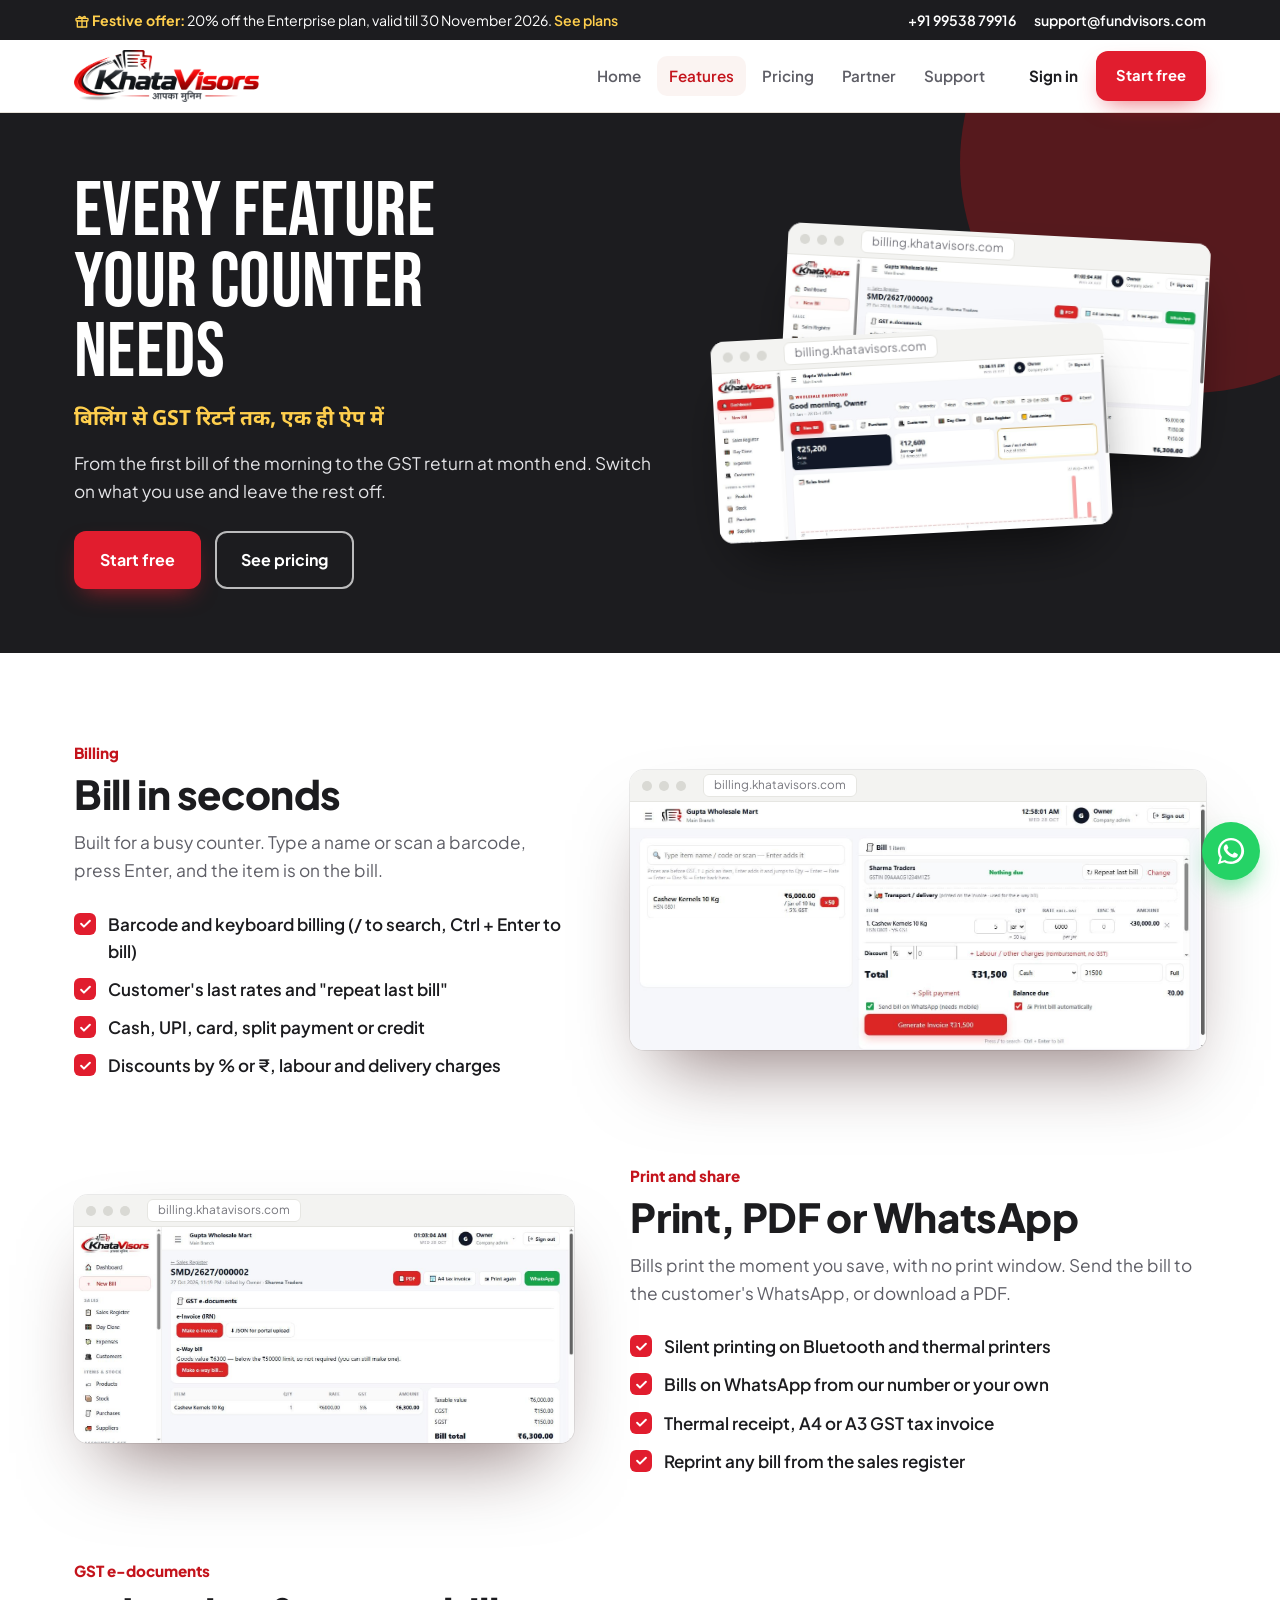
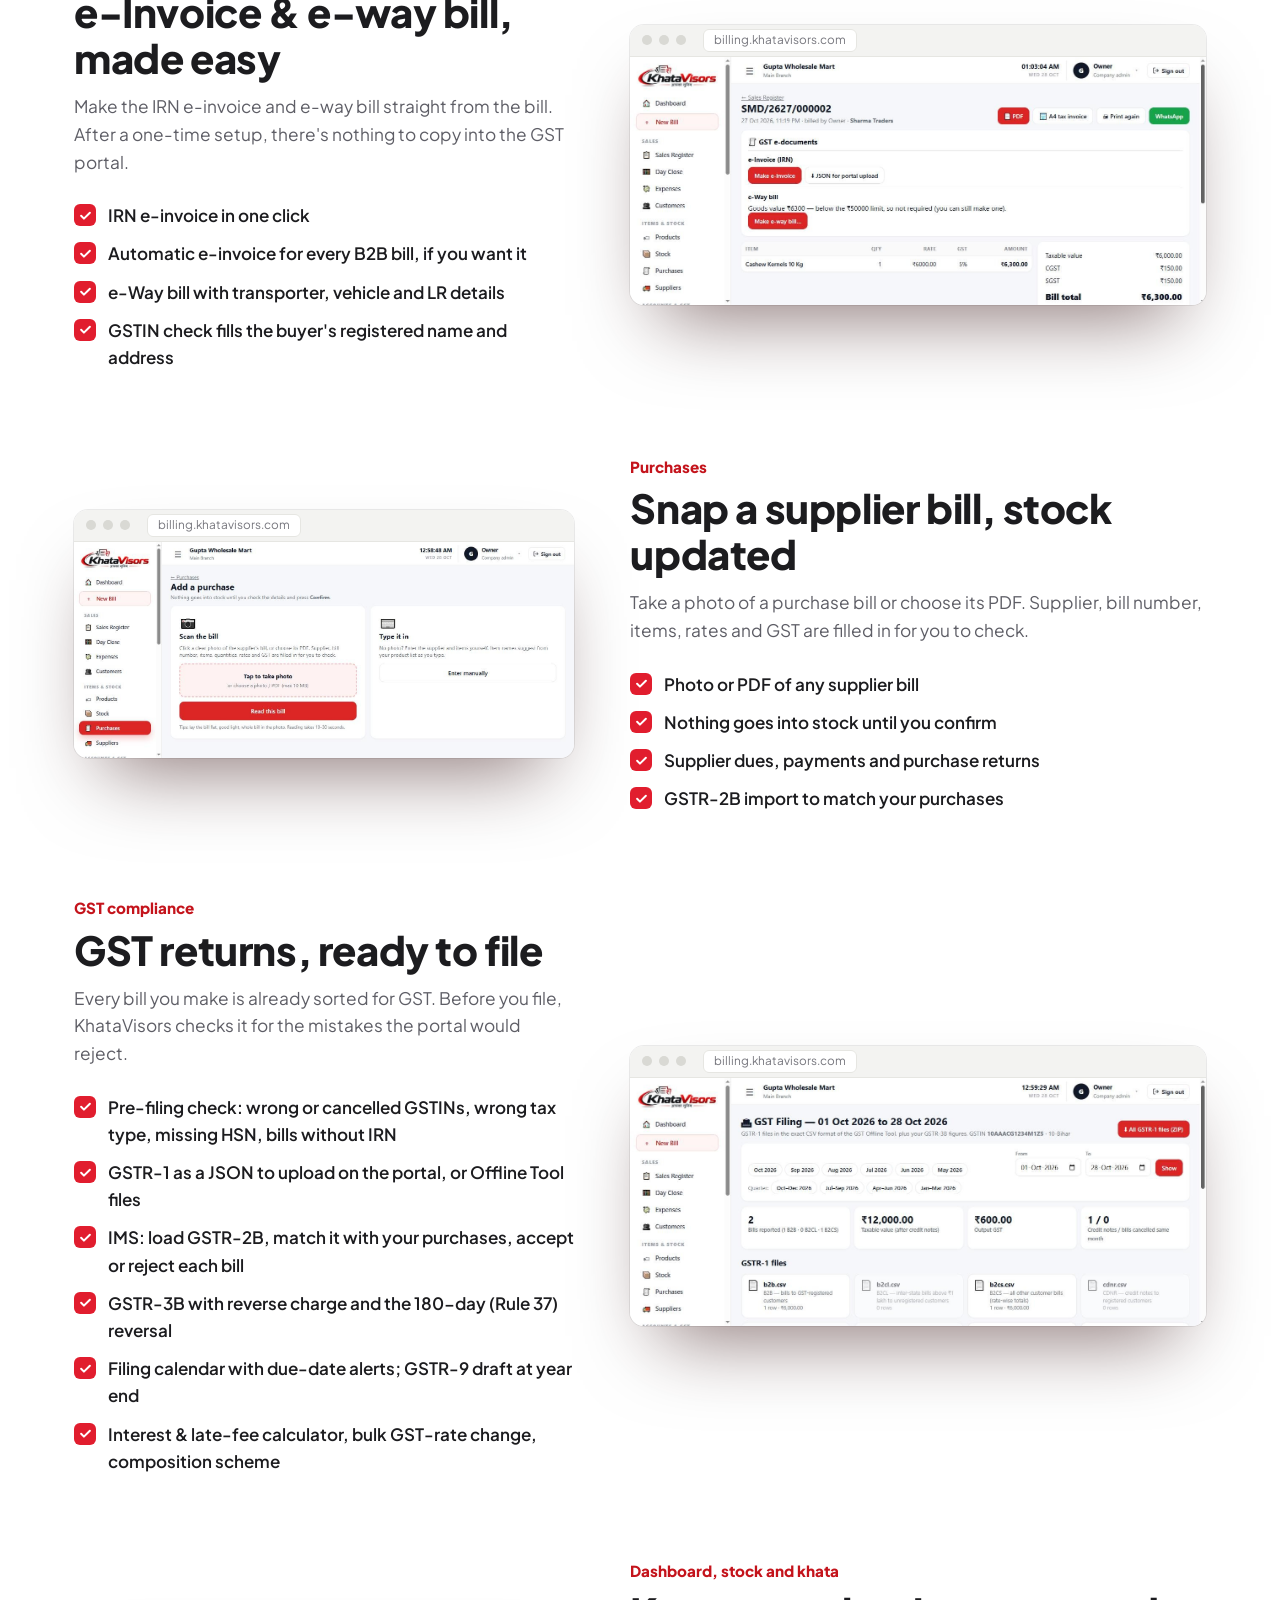
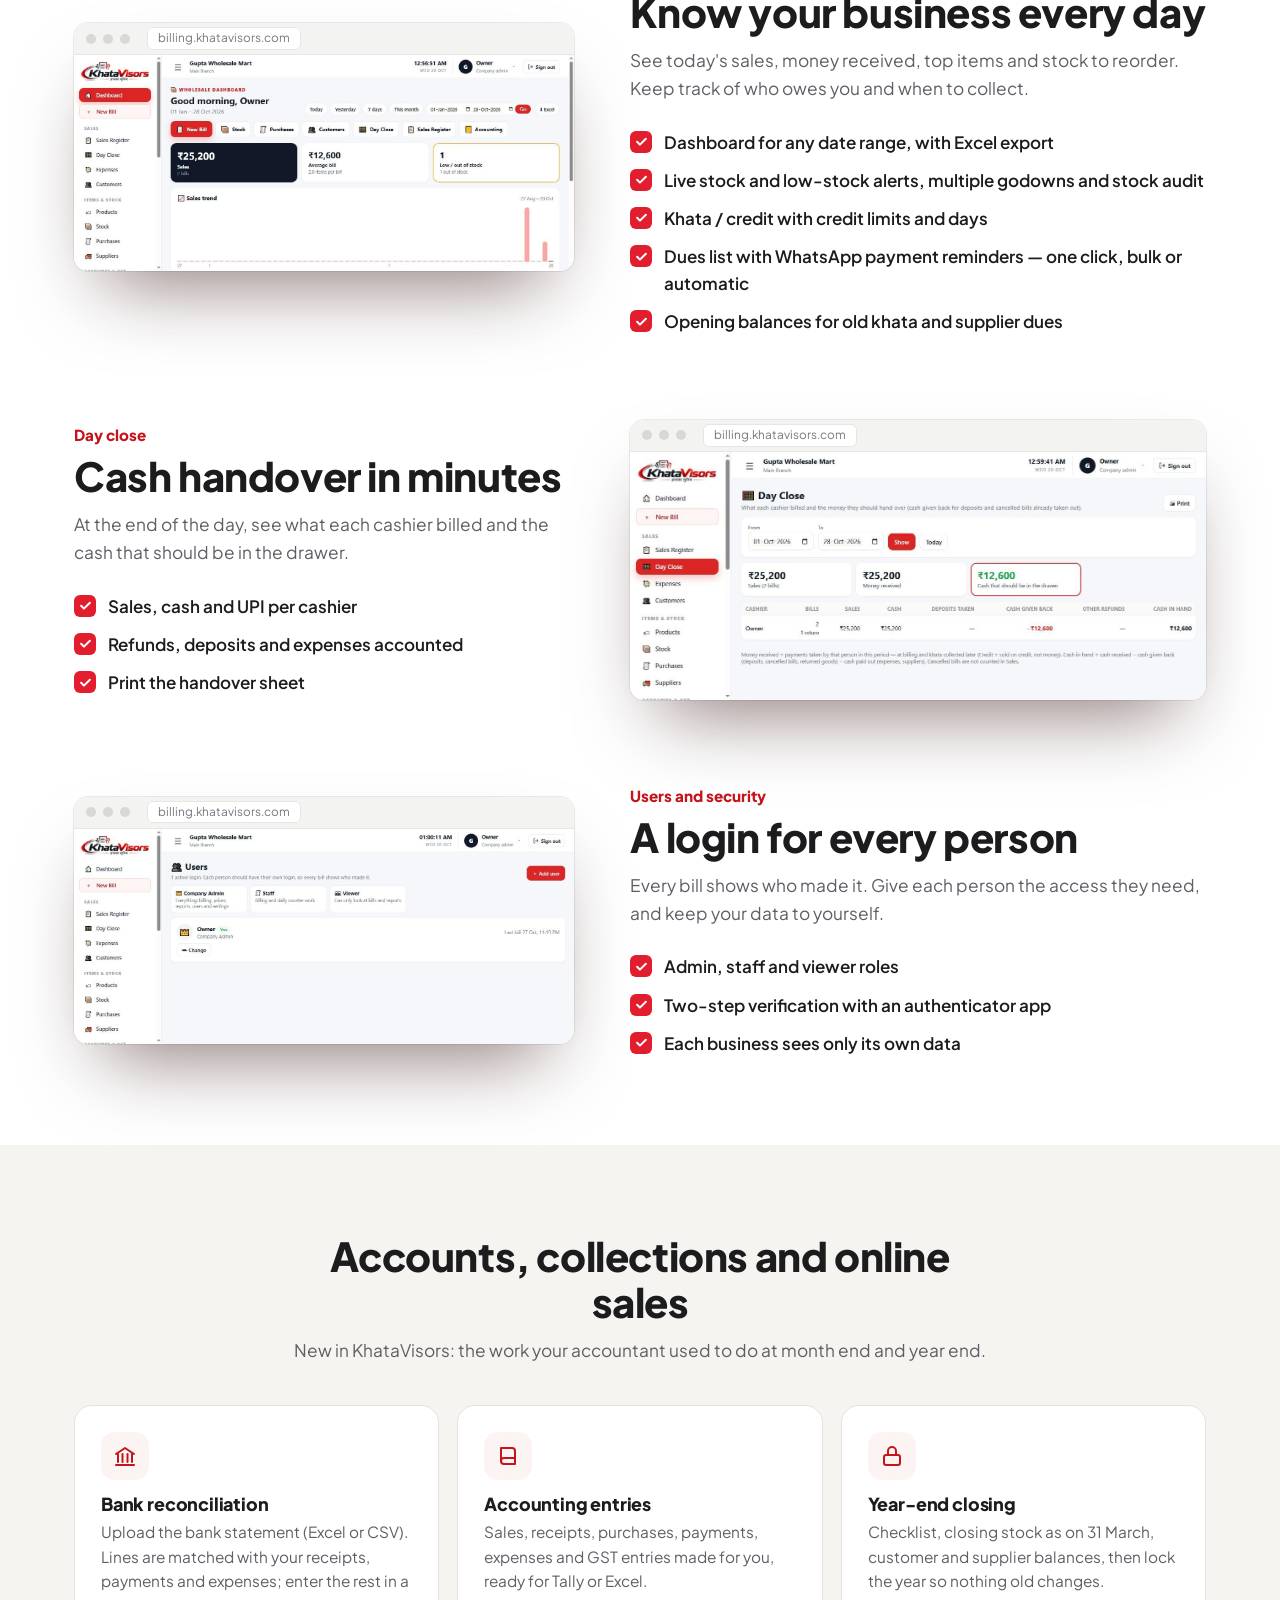
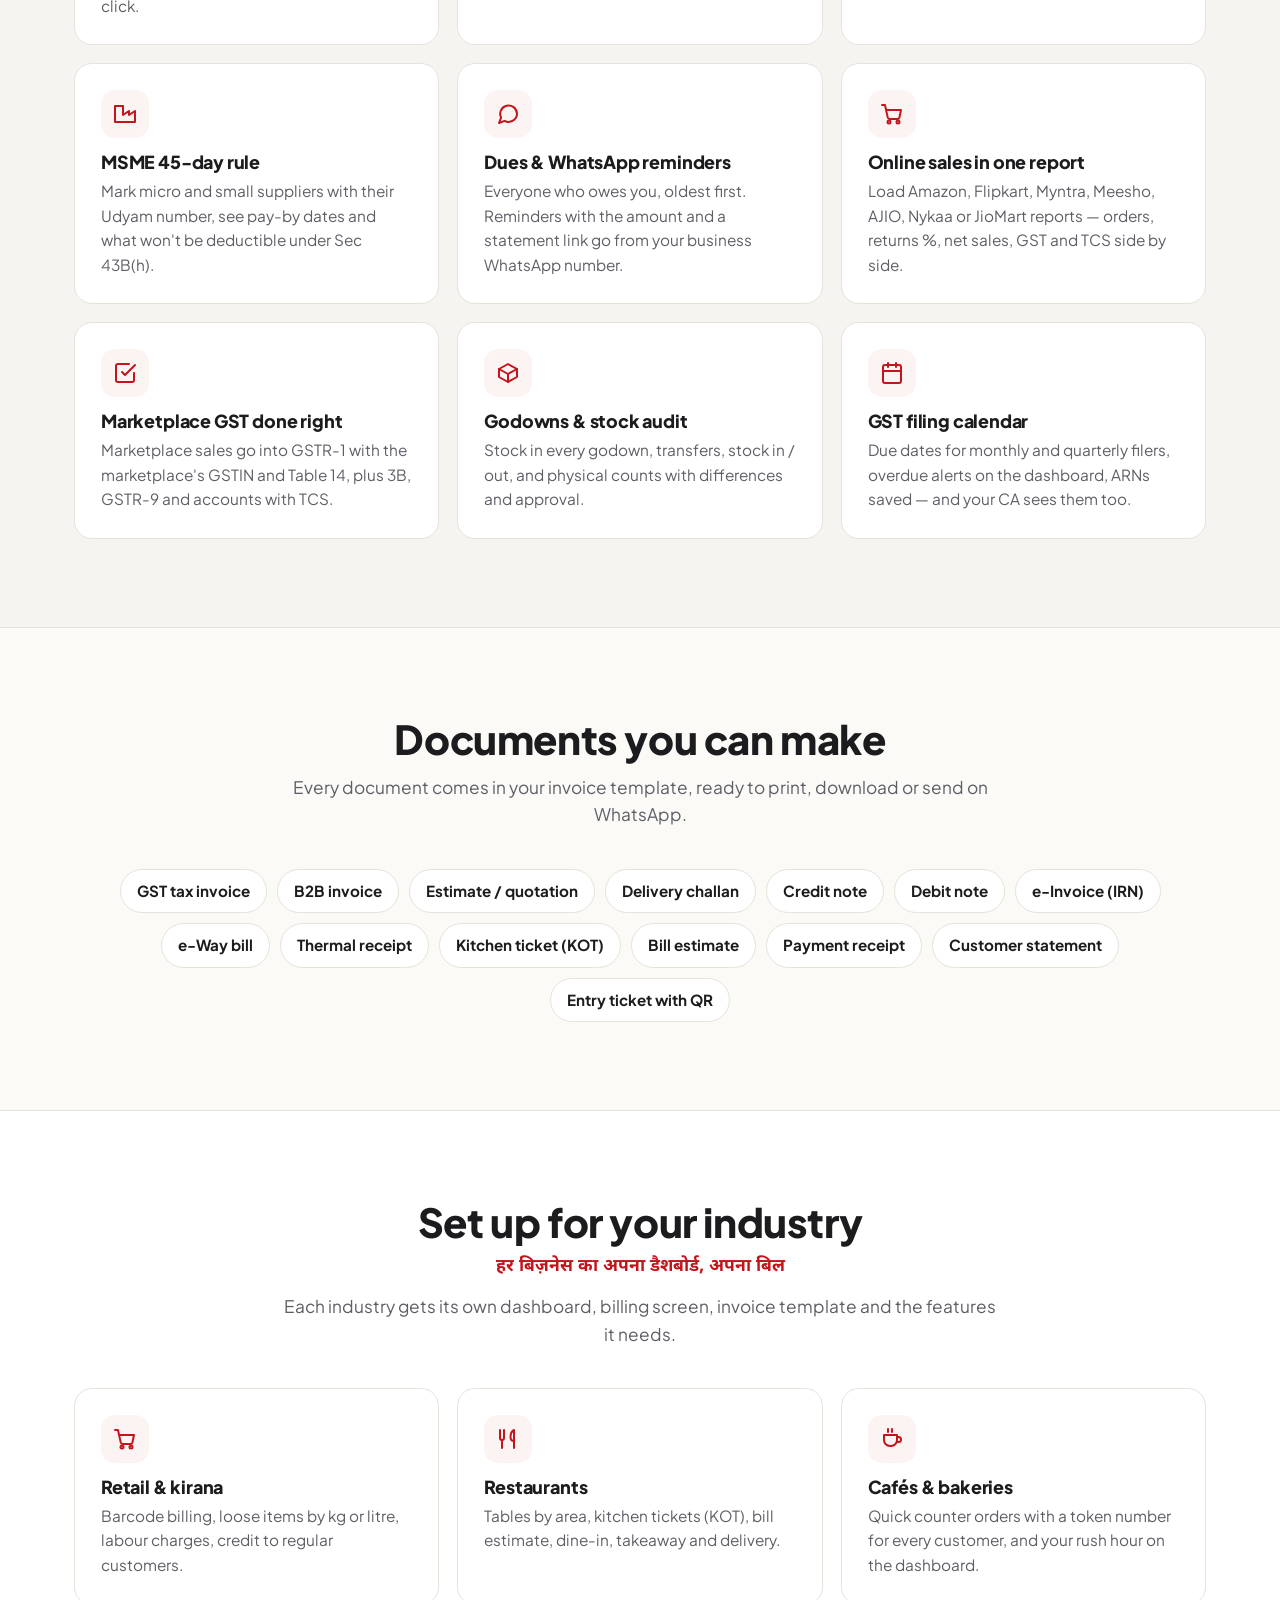
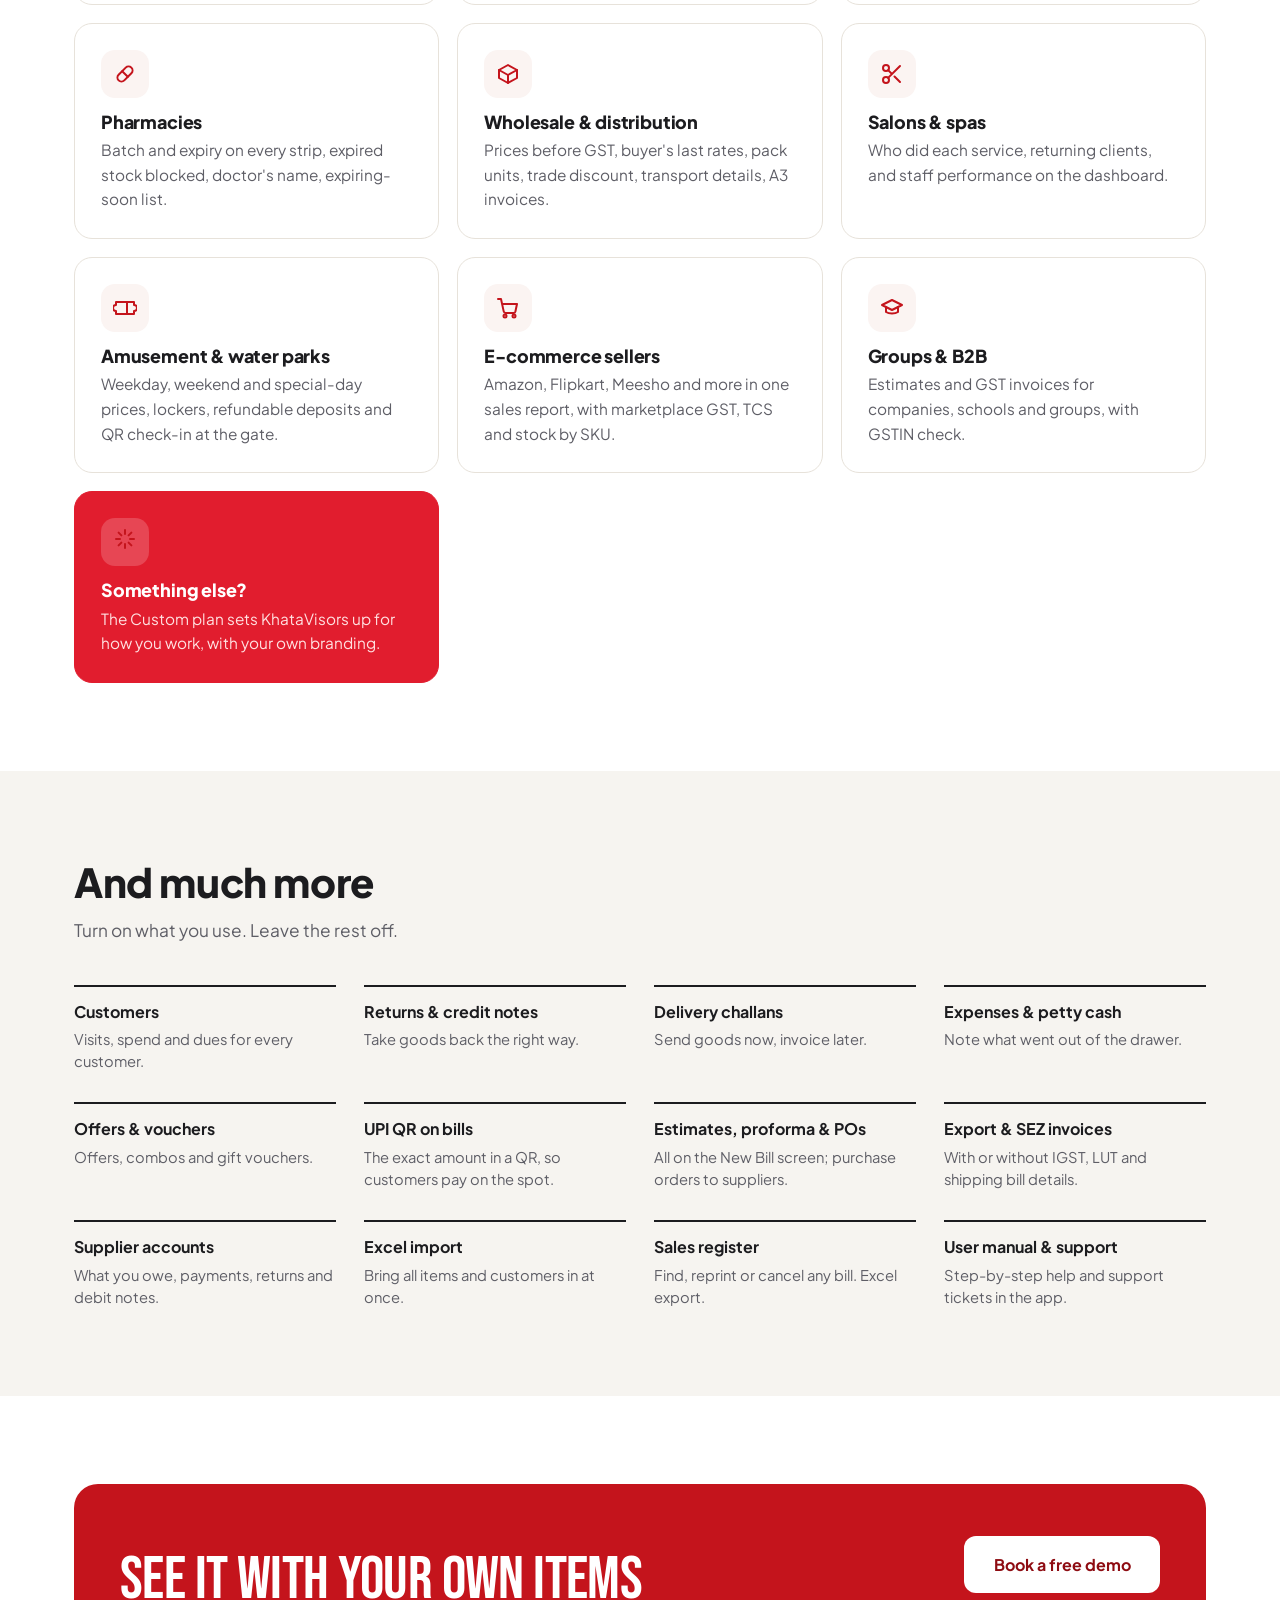
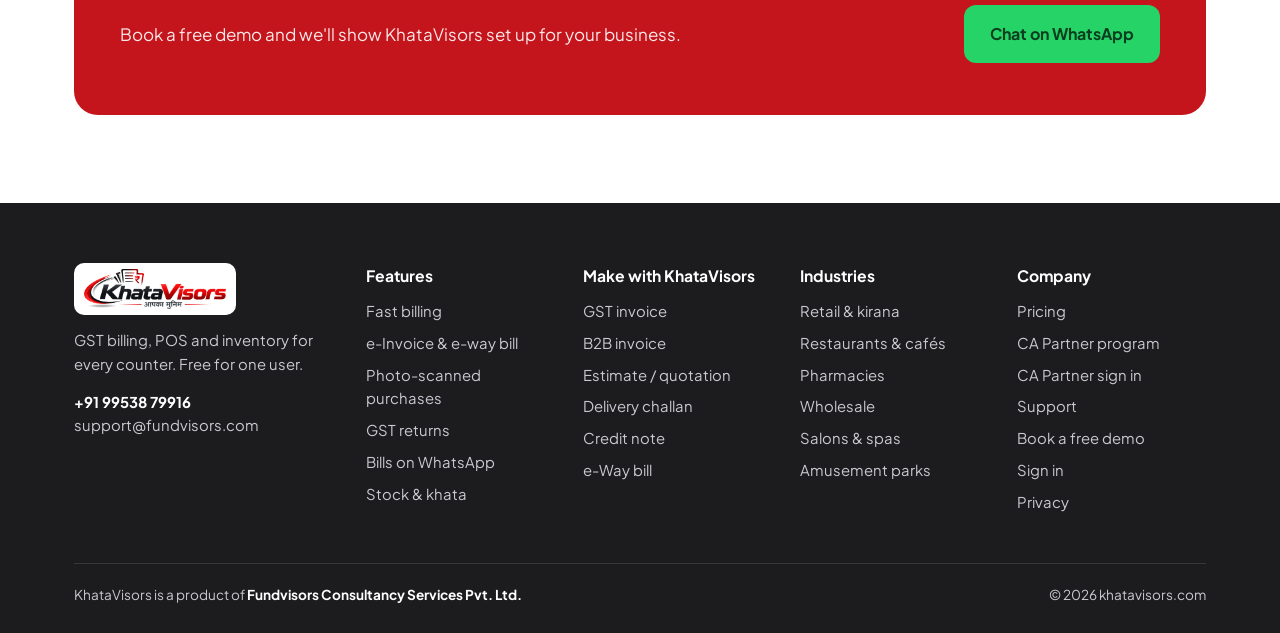
<file: features.html>
<!DOCTYPE html>
<html lang="en">
<head>
<meta charset="UTF-8">
<meta name="viewport" content="width=device-width, initial-scale=1.0">
<title>Features | KhataVisors GST billing, POS and inventory</title>
<meta name="description" content="Every KhataVisors feature: fast billing, bills and payment reminders on WhatsApp, e-invoice and e-way bill, photo-scanned purchases, GST returns with pre-filing check and IMS, bank reconciliation, year-end closing, MSME tracking, Amazon / Flipkart sales in one report, godowns and stock audit.">
<meta name="theme-color" content="#C4141C">
<link rel="canonical" href="https://khatavisors.com/features.html">
<meta property="og:title" content="Features | KhataVisors GST billing, POS and inventory">
<meta property="og:description" content="Every KhataVisors feature: fast billing, WhatsApp bills and reminders, e-invoice, GST returns with pre-filing check and IMS, bank reconciliation, year-end closing and Amazon / Flipkart sales in one report.">
<meta property="og:image" content="https://khatavisors.com/assets/app/dashboard.jpg">
<meta property="og:url" content="https://khatavisors.com/features.html">
<link rel="icon" href="favicon.ico" sizes="any">
<link rel="icon" type="image/png" sizes="32x32" href="favicon-32.png">
<link rel="icon" type="image/png" sizes="192x192" href="favicon-192.png">
<link rel="apple-touch-icon" href="apple-touch-icon.png">
<link rel="preconnect" href="https://fonts.googleapis.com">
<link rel="preconnect" href="https://fonts.gstatic.com" crossorigin>
<link href="https://fonts.googleapis.com/css2?family=Noto+Sans+Devanagari:wght@500;700&display=swap" rel="stylesheet">
<link rel="stylesheet" href="assets/site.css?v=376b0e89">
<script>document.documentElement.classList.add('js')</script>
</head>
<body>
<div class="strip">
  <div class="wrap">
    <div><svg style="width:16px;height:16px;vertical-align:-3px;color:#FFCF4D" viewBox="0 0 24 24" fill="none" stroke="currentColor" stroke-width="2" stroke-linecap="round" stroke-linejoin="round" aria-hidden="true"><rect x="3" y="8" width="18" height="4" rx="1"/><path d="M5 12v9h14v-9"/><path d="M12 8v13"/><path d="M12 8c-1.5-3-5-3.5-5-1.5S10 8 12 8zM12 8c1.5-3 5-3.5 5-1.5S14 8 12 8z"/></svg> <b>Festive offer:</b> 20% off the Enterprise plan, valid till 30 November 2026. <a class="link" style="color:#FFCF4D" href="pricing.html">See plans</a></div>
    <div class="contact"><a href="tel:+919953879916">+91 99538 79916</a><a href="mailto:support@fundvisors.com">support@fundvisors.com</a></div>
  </div>
</div>
<nav class="nav" aria-label="Main">
  <div class="nav-in">
    <a class="nav-logo" href="index.html" aria-label="KhataVisors home"><img src="khatavisors-logo.png" alt="KhataVisors — आपका मुनीम" width="900" height="253"></a>
    <div class="nav-links" id="nav-links">
      <a href="index.html">Home</a>
      <a href="features.html" aria-current="page">Features</a>
      <a href="pricing.html">Pricing</a>
      <a href="partner.html">Partner</a>
      <a href="support.html">Support</a>
    </div>
    <div class="nav-actions">
      <a class="nav-signin" href="https://billing.khatavisors.com/login/">Sign in</a>
      <a class="btn btn-red" href="https://billing.khatavisors.com/get-khatavisors/">Start free</a>
      <button class="menu-btn" type="button" aria-label="Open menu" aria-expanded="false" aria-controls="nav-links"><svg viewBox="0 0 24 24" fill="none" stroke="currentColor" stroke-width="2" stroke-linecap="round" stroke-linejoin="round" aria-hidden="true"><path d="M4 7h16M4 12h16M4 17h16"/></svg></button>
    </div>
  </div>
</nav>

<main>
<section class="page-head">
  <div class="wrap">
    <div>
    <h1 class="display">Every feature your counter needs</h1>
    <p class="hindi">बिलिंग से GST रिटर्न तक, एक ही ऐप में</p>
    <p class="lead">From the first bill of the morning to the GST return at month end. Switch on what you use and leave the rest off.</p>
    <div class="hero-ctas"><a class="btn btn-red" href="https://billing.khatavisors.com/get-khatavisors/">Start free</a><a class="btn btn-line" href="pricing.html">See pricing</a></div>
    </div>
    <div class="art stack" aria-hidden="true">
      <div class="browser"><div class="browser-bar"><i></i><i></i><i></i><span>billing.khatavisors.com</span></div><img src="assets/app/invoice.jpg" alt="" width="1366" height="589"></div>
      <div class="browser"><div class="browser-bar"><i></i><i></i><i></i><span>billing.khatavisors.com</span></div><img src="assets/app/dashboard.jpg" alt="" width="1366" height="589"></div>
    </div>
  </div>
</section>

<section class="sec">
  <div class="wrap">
    <div data-reveal class="split" id="billing">
      <div>
        <p class="kicker">Billing</p>
        <h2>Bill in seconds</h2>
        <p class="lead">Built for a busy counter. Type a name or scan a barcode, press Enter, and the item is on the bill.</p>
        <ul class="ticks">
          <li>Barcode and keyboard billing (/ to search, Ctrl + Enter to bill)</li>
          <li>Customer's last rates and "repeat last bill"</li>
          <li>Cash, UPI, card, split payment or credit</li>
          <li>Discounts by % or ₹, labour and delivery charges</li>
        </ul>
      </div>
      <div class="browser"><div class="browser-bar"><i></i><i></i><i></i><span>billing.khatavisors.com</span></div><img src="assets/app/wholesale.jpg" alt="New bill screen with a buyer selected and items added" width="1366" height="589" loading="lazy"></div>
    </div>

    <div data-reveal class="split flip" id="whatsapp">
      <div>
        <p class="kicker">Print and share</p>
        <h2>Print, PDF or WhatsApp</h2>
        <p class="lead">Bills print the moment you save, with no print window. Send the bill to the customer's WhatsApp, or download a PDF.</p>
        <ul class="ticks">
          <li>Silent printing on Bluetooth and thermal printers</li>
          <li>Bills on WhatsApp from our number or your own</li>
          <li>Thermal receipt, A4 or A3 GST tax invoice</li>
          <li>Reprint any bill from the sales register</li>
        </ul>
      </div>
      <div class="browser"><div class="browser-bar"><i></i><i></i><i></i><span>billing.khatavisors.com</span></div><img src="assets/app/invoice.jpg" alt="Saved invoice with PDF, A4 tax invoice, print and WhatsApp buttons" width="1366" height="589" loading="lazy"></div>
    </div>

    <div data-reveal class="split" id="einvoice">
      <div>
        <p class="kicker">GST e-documents</p>
        <h2>e-Invoice &amp; e-way bill, made easy</h2>
        <p class="lead">Make the IRN e-invoice and e-way bill straight from the bill. After a one-time setup, there's nothing to copy into the GST portal.</p>
        <ul class="ticks">
          <li>IRN e-invoice in one click</li>
          <li>Automatic e-invoice for every B2B bill, if you want it</li>
          <li>e-Way bill with transporter, vehicle and LR details</li>
          <li>GSTIN check fills the buyer's registered name and address</li>
        </ul>
      </div>
      <div class="browser"><div class="browser-bar"><i></i><i></i><i></i><span>billing.khatavisors.com</span></div><img src="assets/app/invoice.jpg" alt="GST e-documents panel with Make e-invoice and Make e-way bill buttons" width="1366" height="589" loading="lazy"></div>
    </div>

    <div data-reveal class="split flip" id="purchases">
      <div>
        <p class="kicker">Purchases</p>
        <h2>Snap a supplier bill, stock updated</h2>
        <p class="lead">Take a photo of a purchase bill or choose its PDF. Supplier, bill number, items, rates and GST are filled in for you to check.</p>
        <ul class="ticks">
          <li>Photo or PDF of any supplier bill</li>
          <li>Nothing goes into stock until you confirm</li>
          <li>Supplier dues, payments and purchase returns</li>
          <li>GSTR-2B import to match your purchases</li>
        </ul>
      </div>
      <div class="browser"><div class="browser-bar"><i></i><i></i><i></i><span>billing.khatavisors.com</span></div><img src="assets/app/stock.jpg" alt="Add a purchase screen with Scan the bill option" width="1366" height="589" loading="lazy"></div>
    </div>

    <div data-reveal class="split" id="gst">
      <div>
        <p class="kicker">GST compliance</p>
        <h2>GST returns, ready to file</h2>
        <p class="lead">Every bill you make is already sorted for GST. Before you file, KhataVisors checks it for the mistakes the portal would reject.</p>
        <ul class="ticks">
          <li>Pre-filing check: wrong or cancelled GSTINs, wrong tax type, missing HSN, bills without IRN</li>
          <li>GSTR-1 as a JSON to upload on the portal, or Offline Tool files</li>
          <li>IMS: load GSTR-2B, match it with your purchases, accept or reject each bill</li>
          <li>GSTR-3B with reverse charge and the 180-day (Rule 37) reversal</li>
          <li>Filing calendar with due-date alerts; GSTR-9 draft at year end</li>
          <li>Interest &amp; late-fee calculator, bulk GST-rate change, composition scheme</li>
        </ul>
      </div>
      <div class="browser"><div class="browser-bar"><i></i><i></i><i></i><span>billing.khatavisors.com</span></div><img src="assets/app/gst.jpg" alt="GST filing screen with GSTR-1 files" width="1366" height="589" loading="lazy"></div>
    </div>

    <div data-reveal class="split flip" id="stock">
      <div>
        <p class="kicker">Dashboard, stock and khata</p>
        <h2>Know your business every day</h2>
        <p class="lead">See today's sales, money received, top items and stock to reorder. Keep track of who owes you and when to collect.</p>
        <ul class="ticks">
          <li>Dashboard for any date range, with Excel export</li>
          <li>Live stock and low-stock alerts, multiple godowns and stock audit</li>
          <li>Khata / credit with credit limits and days</li>
          <li>Dues list with WhatsApp payment reminders — one click, bulk or automatic</li>
          <li>Opening balances for old khata and supplier dues</li>
        </ul>
      </div>
      <div class="browser"><div class="browser-bar"><i></i><i></i><i></i><span>billing.khatavisors.com</span></div><img src="assets/app/dashboard.jpg" alt="Dashboard with sales, average bill and stock alerts" width="1366" height="589" loading="lazy"></div>
    </div>

    <div data-reveal class="split" id="dayclose">
      <div>
        <p class="kicker">Day close</p>
        <h2>Cash handover in minutes</h2>
        <p class="lead">At the end of the day, see what each cashier billed and the cash that should be in the drawer.</p>
        <ul class="ticks">
          <li>Sales, cash and UPI per cashier</li>
          <li>Refunds, deposits and expenses accounted</li>
          <li>Print the handover sheet</li>
        </ul>
      </div>
      <div class="browser"><div class="browser-bar"><i></i><i></i><i></i><span>billing.khatavisors.com</span></div><img src="assets/app/dayclose.jpg" alt="Day close screen showing sales and cash per cashier" width="1366" height="589" loading="lazy"></div>
    </div>

    <div data-reveal class="split flip" id="security">
      <div>
        <p class="kicker">Users and security</p>
        <h2>A login for every person</h2>
        <p class="lead">Every bill shows who made it. Give each person the access they need, and keep your data to yourself.</p>
        <ul class="ticks">
          <li>Admin, staff and viewer roles</li>
          <li>Two-step verification with an authenticator app</li>
          <li>Each business sees only its own data</li>
        </ul>
      </div>
      <div class="browser"><div class="browser-bar"><i></i><i></i><i></i><span>billing.khatavisors.com</span></div><img src="assets/app/security.jpg" alt="Users screen with admin, staff and viewer roles" width="1366" height="589" loading="lazy"></div>
    </div>
  </div>
</section>

<section class="sec soft" id="new">
  <div class="wrap">
    <div class="sec-head center" data-reveal><h2>Accounts, collections and online sales</h2><p class="lead">New in KhataVisors: the work your accountant used to do at month end and year end.</p></div>
    <div class="bgrid" data-reveal-group>
      <div class="scard"><div class="ic"><svg viewBox="0 0 24 24" fill="none" stroke="currentColor" stroke-width="2" stroke-linecap="round" stroke-linejoin="round" aria-hidden="true"><path d="M3 10l9-6 9 6"/><path d="M5 10v8M9.5 10v8M14.5 10v8M19 10v8"/><path d="M3 21h18"/></svg></div><h3>Bank reconciliation</h3><p>Upload the bank statement (Excel or CSV). Lines are matched with your receipts, payments and expenses; enter the rest in a click.</p></div>
      <div class="scard"><div class="ic"><svg viewBox="0 0 24 24" fill="none" stroke="currentColor" stroke-width="2" stroke-linecap="round" stroke-linejoin="round" aria-hidden="true"><path d="M5 4h11a3 3 0 0 1 3 3v13H8a3 3 0 0 1-3-3z"/><path d="M5 17a3 3 0 0 1 3-3h11"/></svg></div><h3>Accounting entries</h3><p>Sales, receipts, purchases, payments, expenses and GST entries made for you, ready for Tally or Excel.</p></div>
      <div class="scard"><div class="ic"><svg viewBox="0 0 24 24" fill="none" stroke="currentColor" stroke-width="2" stroke-linecap="round" stroke-linejoin="round" aria-hidden="true"><rect x="4" y="11" width="16" height="10" rx="2"/><path d="M8 11V7a4 4 0 0 1 8 0v4"/></svg></div><h3>Year-end closing</h3><p>Checklist, closing stock as on 31 March, customer and supplier balances, then lock the year so nothing old changes.</p></div>
      <div class="scard"><div class="ic"><svg viewBox="0 0 24 24" fill="none" stroke="currentColor" stroke-width="2" stroke-linecap="round" stroke-linejoin="round" aria-hidden="true"><path d="M2 20h20V9l-6 4V9l-6 4V4H2z"/></svg></div><h3>MSME 45-day rule</h3><p>Mark micro and small suppliers with their Udyam number, see pay-by dates and what won't be deductible under Sec 43B(h).</p></div>
      <div class="scard"><div class="ic"><svg viewBox="0 0 24 24" fill="none" stroke="currentColor" stroke-width="2" stroke-linecap="round" stroke-linejoin="round" aria-hidden="true"><path d="M21 11.5a8.4 8.4 0 0 1-12.4 7.4L3 21l2.1-5.4A8.4 8.4 0 1 1 21 11.5z"/></svg></div><h3>Dues &amp; WhatsApp reminders</h3><p>Everyone who owes you, oldest first. Reminders with the amount and a statement link go from your business WhatsApp number.</p></div>
      <div class="scard"><div class="ic"><svg viewBox="0 0 24 24" fill="none" stroke="currentColor" stroke-width="2" stroke-linecap="round" stroke-linejoin="round" aria-hidden="true"><circle cx="9" cy="20" r="1.5"/><circle cx="18" cy="20" r="1.5"/><path d="M2 3h3l2.7 12.4a2 2 0 0 0 2 1.6h7.7a2 2 0 0 0 2-1.5L21 8H6"/></svg></div><h3>Online sales in one report</h3><p>Load Amazon, Flipkart, Myntra, Meesho, AJIO, Nykaa or JioMart reports — orders, returns %, net sales, GST and TCS side by side.</p></div>
      <div class="scard"><div class="ic"><svg viewBox="0 0 24 24" fill="none" stroke="currentColor" stroke-width="2" stroke-linecap="round" stroke-linejoin="round" aria-hidden="true"><path d="M9 11l3 3L22 4"/><path d="M21 12v7a2 2 0 0 1-2 2H5a2 2 0 0 1-2-2V5a2 2 0 0 1 2-2h11"/></svg></div><h3>Marketplace GST done right</h3><p>Marketplace sales go into GSTR-1 with the marketplace's GSTIN and Table 14, plus 3B, GSTR-9 and accounts with TCS.</p></div>
      <div class="scard"><div class="ic"><svg viewBox="0 0 24 24" fill="none" stroke="currentColor" stroke-width="2" stroke-linecap="round" stroke-linejoin="round" aria-hidden="true"><path d="M21 8l-9-5-9 5v8l9 5 9-5z"/><path d="M3 8l9 5 9-5"/><path d="M12 13v8"/></svg></div><h3>Godowns &amp; stock audit</h3><p>Stock in every godown, transfers, stock in / out, and physical counts with differences and approval.</p></div>
      <div class="scard"><div class="ic"><svg viewBox="0 0 24 24" fill="none" stroke="currentColor" stroke-width="2" stroke-linecap="round" stroke-linejoin="round" aria-hidden="true"><rect x="3" y="4" width="18" height="18" rx="2"/><path d="M16 2v4M8 2v4M3 10h18"/></svg></div><h3>GST filing calendar</h3><p>Due dates for monthly and quarterly filers, overdue alerts on the dashboard, ARNs saved — and your CA sees them too.</p></div>
    </div>
  </div>
</section>

<section class="sec paper" id="documents">
  <div class="wrap">
    <div class="sec-head center" data-reveal><h2>Documents you can make</h2><p class="lead">Every document comes in your invoice template, ready to print, download or send on WhatsApp.</p></div>
    <div class="chips" data-reveal-group>
      <span class="chip">GST tax invoice</span><span class="chip">B2B invoice</span><span class="chip">Estimate / quotation</span>
      <span class="chip">Delivery challan</span><span class="chip">Credit note</span><span class="chip">Debit note</span>
      <span class="chip">e-Invoice (IRN)</span><span class="chip">e-Way bill</span><span class="chip">Thermal receipt</span>
      <span class="chip">Kitchen ticket (KOT)</span><span class="chip">Bill estimate</span><span class="chip">Payment receipt</span>
      <span class="chip">Customer statement</span><span class="chip">Entry ticket with QR</span>
    </div>
  </div>
</section>

<section class="sec" id="industries">
  <div class="wrap">
    <div class="sec-head center" data-reveal>
      <h2>Set up for your industry</h2>
      <p class="hi">हर बिज़नेस का अपना डैशबोर्ड, अपना बिल</p>
      <p class="lead">Each industry gets its own dashboard, billing screen, invoice template and the features it needs.</p>
    </div>
    <div class="bgrid" data-reveal-group>
      <div class="scard"><div class="ic"><svg viewBox="0 0 24 24" fill="none" stroke="currentColor" stroke-width="2" stroke-linecap="round" stroke-linejoin="round" aria-hidden="true"><circle cx="9" cy="20" r="1.5"/><circle cx="18" cy="20" r="1.5"/><path d="M2 3h3l2.7 12.4a2 2 0 0 0 2 1.6h7.7a2 2 0 0 0 2-1.5L21 8H6"/></svg></div><h3>Retail &amp; kirana</h3><p>Barcode billing, loose items by kg or litre, labour charges, credit to regular customers.</p></div>
      <div class="scard"><div class="ic"><svg viewBox="0 0 24 24" fill="none" stroke="currentColor" stroke-width="2" stroke-linecap="round" stroke-linejoin="round" aria-hidden="true"><path d="M4 3v8a2 2 0 0 0 4 0V3"/><path d="M6 13v8"/><path d="M18 21V3c-2 1-3.5 3.5-3.5 7s1.5 4 3.5 4"/></svg></div><h3>Restaurants</h3><p>Tables by area, kitchen tickets (KOT), bill estimate, dine-in, takeaway and delivery.</p></div>
      <div class="scard"><div class="ic"><svg viewBox="0 0 24 24" fill="none" stroke="currentColor" stroke-width="2" stroke-linecap="round" stroke-linejoin="round" aria-hidden="true"><path d="M4 8h13v5a6 6 0 0 1-6 6h-1a6 6 0 0 1-6-6z"/><path d="M17 10h1.5a2.5 2.5 0 0 1 0 5H17"/><path d="M8 2v3M12 2v3"/></svg></div><h3>Cafés &amp; bakeries</h3><p>Quick counter orders with a token number for every customer, and your rush hour on the dashboard.</p></div>
      <div class="scard"><div class="ic"><svg viewBox="0 0 24 24" fill="none" stroke="currentColor" stroke-width="2" stroke-linecap="round" stroke-linejoin="round" aria-hidden="true"><rect x="3" y="8" width="18" height="8" rx="4" transform="rotate(-45 12 12)"/><path d="M9.2 9.2l5.6 5.6"/></svg></div><h3>Pharmacies</h3><p>Batch and expiry on every strip, expired stock blocked, doctor's name, expiring-soon list.</p></div>
      <div class="scard"><div class="ic"><svg viewBox="0 0 24 24" fill="none" stroke="currentColor" stroke-width="2" stroke-linecap="round" stroke-linejoin="round" aria-hidden="true"><path d="M21 8l-9-5-9 5v8l9 5 9-5z"/><path d="M3 8l9 5 9-5"/><path d="M12 13v8"/></svg></div><h3>Wholesale &amp; distribution</h3><p>Prices before GST, buyer's last rates, pack units, trade discount, transport details, A3 invoices.</p></div>
      <div class="scard"><div class="ic"><svg viewBox="0 0 24 24" fill="none" stroke="currentColor" stroke-width="2" stroke-linecap="round" stroke-linejoin="round" aria-hidden="true"><circle cx="6" cy="6" r="3"/><circle cx="6" cy="18" r="3"/><path d="M20 4L8.1 15.9M14.5 14.5L20 20M8.1 8.1L12 12"/></svg></div><h3>Salons &amp; spas</h3><p>Who did each service, returning clients, and staff performance on the dashboard.</p></div>
      <div class="scard"><div class="ic"><svg viewBox="0 0 24 24" fill="none" stroke="currentColor" stroke-width="2" stroke-linecap="round" stroke-linejoin="round" aria-hidden="true"><path d="M3 9a3 3 0 0 0 0 6v3h18v-3a3 3 0 0 0 0-6V6H3z"/><path d="M14 6v12"/></svg></div><h3>Amusement &amp; water parks</h3><p>Weekday, weekend and special-day prices, lockers, refundable deposits and QR check-in at the gate.</p></div>
      <div class="scard"><div class="ic"><svg viewBox="0 0 24 24" fill="none" stroke="currentColor" stroke-width="2" stroke-linecap="round" stroke-linejoin="round" aria-hidden="true"><circle cx="9" cy="20" r="1.5"/><circle cx="18" cy="20" r="1.5"/><path d="M2 3h3l2.7 12.4a2 2 0 0 0 2 1.6h7.7a2 2 0 0 0 2-1.5L21 8H6"/></svg></div><h3>E-commerce sellers</h3><p>Amazon, Flipkart, Meesho and more in one sales report, with marketplace GST, TCS and stock by SKU.</p></div>
      <div class="scard"><div class="ic"><svg viewBox="0 0 24 24" fill="none" stroke="currentColor" stroke-width="2" stroke-linecap="round" stroke-linejoin="round" aria-hidden="true"><path d="M2 9l10-5 10 5-10 5z"/><path d="M6 11v5c3 2 9 2 12 0v-5"/></svg></div><h3>Groups &amp; B2B</h3><p>Estimates and GST invoices for companies, schools and groups, with GSTIN check.</p></div>
      <div class="scard" style="background:var(--red-bright);border-color:var(--red-bright);color:#fff"><div class="ic" style="background:rgba(255,255,255,.18)"><span style="color:#fff"><svg viewBox="0 0 24 24" fill="none" stroke="currentColor" stroke-width="2" stroke-linecap="round" stroke-linejoin="round" aria-hidden="true"><path d="M12 3v4M12 17v4M3 12h4M17 12h4M5.6 5.6l2.8 2.8M15.6 15.6l2.8 2.8M5.6 18.4l2.8-2.8M15.6 8.4l2.8-2.8"/></svg></span></div><h3>Something else?</h3><p style="color:#FFE1E1">The Custom plan sets KhataVisors up for how you work, with your own branding.</p></div>
    </div>
  </div>
</section>

<section class="sec soft" id="more">
  <div class="wrap">
    <div class="sec-head" data-reveal><h2>And much more</h2><p class="lead">Turn on what you use. Leave the rest off.</p></div>
    <ul class="all" data-reveal-group>
      <li><b>Customers</b><span>Visits, spend and dues for every customer.</span></li>
      <li><b>Returns &amp; credit notes</b><span>Take goods back the right way.</span></li>
      <li><b>Delivery challans</b><span>Send goods now, invoice later.</span></li>
      <li><b>Expenses &amp; petty cash</b><span>Note what went out of the drawer.</span></li>
      <li><b>Offers &amp; vouchers</b><span>Offers, combos and gift vouchers.</span></li>
      <li><b>UPI QR on bills</b><span>The exact amount in a QR, so customers pay on the spot.</span></li>
      <li><b>Estimates, proforma &amp; POs</b><span>All on the New Bill screen; purchase orders to suppliers.</span></li>
      <li><b>Export &amp; SEZ invoices</b><span>With or without IGST, LUT and shipping bill details.</span></li>
      <li><b>Supplier accounts</b><span>What you owe, payments, returns and debit notes.</span></li>
      <li><b>Excel import</b><span>Bring all items and customers in at once.</span></li>
      <li><b>Sales register</b><span>Find, reprint or cancel any bill. Excel export.</span></li>
      <li><b>User manual &amp; support</b><span>Step-by-step help and support tickets in the app.</span></li>
    </ul>
  </div>
</section>

<section class="sec">
  <div class="wrap">
    <div class="band" data-reveal>
      <div><h2>See it with your own items</h2><p>Book a free demo and we'll show KhataVisors set up for your business.</p></div>
      <div class="acts"><a class="btn btn-white" href="https://billing.khatavisors.com/get-khatavisors/">Book a free demo</a><a class="btn btn-wa" href="https://wa.me/919953879916?text=Hi%2C%20I%27d%20like%20a%20demo%20of%20KhataVisors" target="_blank" rel="noopener">Chat on WhatsApp</a></div>
    </div>
  </div>
</section>

</main>

<footer>
  <div class="wrap">
    <div class="foot">
      <div class="foot-brand">
        <img src="khatavisors-logo.png" alt="KhataVisors" width="900" height="253" loading="lazy">
        <p>GST billing, POS and inventory for every counter. Free for one user.</p>
        <p style="margin-top:14px"><a href="tel:+919953879916" style="display:inline;color:#fff;font-weight:700">+91 99538 79916</a><br><a href="mailto:support@fundvisors.com" style="display:inline">support@fundvisors.com</a></p>
      </div>
      <div>
        <h4>Features</h4>
        <a href="features.html#billing">Fast billing</a>
        <a href="features.html#einvoice">e-Invoice &amp; e-way bill</a>
        <a href="features.html#purchases">Photo-scanned purchases</a>
        <a href="features.html#gst">GST returns</a>
        <a href="features.html#whatsapp">Bills on WhatsApp</a>
        <a href="features.html#stock">Stock &amp; khata</a>
      </div>
      <div>
        <h4>Make with KhataVisors</h4>
        <a href="features.html#documents">GST invoice</a>
        <a href="features.html#documents">B2B invoice</a>
        <a href="features.html#documents">Estimate / quotation</a>
        <a href="features.html#documents">Delivery challan</a>
        <a href="features.html#documents">Credit note</a>
        <a href="features.html#documents">e-Way bill</a>
      </div>
      <div>
        <h4>Industries</h4>
        <a href="features.html#industries">Retail &amp; kirana</a>
        <a href="features.html#industries">Restaurants &amp; cafés</a>
        <a href="features.html#industries">Pharmacies</a>
        <a href="features.html#industries">Wholesale</a>
        <a href="features.html#industries">Salons &amp; spas</a>
        <a href="features.html#industries">Amusement parks</a>
      </div>
      <div>
        <h4>Company</h4>
        <a href="pricing.html">Pricing</a>
        <a href="partner.html">CA Partner program</a>
        <a href="https://billing.khatavisors.com/partner/login/">CA Partner sign in</a>
        <a href="support.html">Support</a>
        <a href="https://billing.khatavisors.com/get-khatavisors/">Book a free demo</a>
        <a href="https://billing.khatavisors.com/login/">Sign in</a>
        <a href="https://billing.khatavisors.com/privacy/">Privacy</a>
      </div>
    </div>
    <div class="foot-bottom">
      <div>KhataVisors is a product of <b>Fundvisors Consultancy Services Pvt. Ltd.</b></div>
      <div>© 2026 khatavisors.com</div>
    </div>
  </div>
</footer>

<a class="wa-float" href="https://wa.me/919953879916?text=Hi%2C%20I%27d%20like%20to%20know%20more%20about%20KhataVisors" target="_blank" rel="noopener" aria-label="Chat with us on WhatsApp">
  <svg viewBox="0 0 32 32" aria-hidden="true"><path d="M16 2C8.3 2 2 8.3 2 16c0 2.6.7 5.1 2 7.3L2 30l6.9-1.9c2.1 1.2 4.5 1.8 7.1 1.8 7.7 0 14-6.3 14-14S23.7 2 16 2z" fill="#fff"/><path d="M16 4.4c-6.4 0-11.6 5.2-11.6 11.6 0 2.3.7 4.5 1.9 6.3l-1.2 4.5 4.6-1.2c1.7 1.1 3.7 1.6 5.7 1.6 6.4 0 11.6-5.2 11.6-11.6S22.4 4.4 16 4.4z" fill="#25D366"/><path d="M12.1 9.7c-.3-.6-.6-.6-.9-.6h-.7c-.3 0-.7.1-1 .5-.3.4-1.3 1.3-1.3 3.1s1.3 3.6 1.5 3.9c.2.3 2.6 4 6.3 5.5 3.1 1.2 3.8 1 4.5.9.7-.1 2.2-.9 2.5-1.8.3-.9.3-1.6.2-1.8-.1-.2-.4-.3-.8-.5-.4-.2-2.2-1.1-2.5-1.2-.3-.1-.6-.2-.8.2-.3.4-.9 1.2-1.1 1.4-.2.2-.4.3-.8.1-.4-.2-1.6-.6-3-1.9-1.1-1-1.9-2.2-2.1-2.6-.2-.4 0-.6.2-.8.2-.2.4-.4.5-.7.2-.2.2-.4.3-.6.1-.2 0-.5-.1-.7-.1-.2-.8-2-1.1-2.7z" fill="#fff"/></svg>
</a>
<script src="assets/site.js?v=ab814cdc"></script>
</body>
</html>
</file>
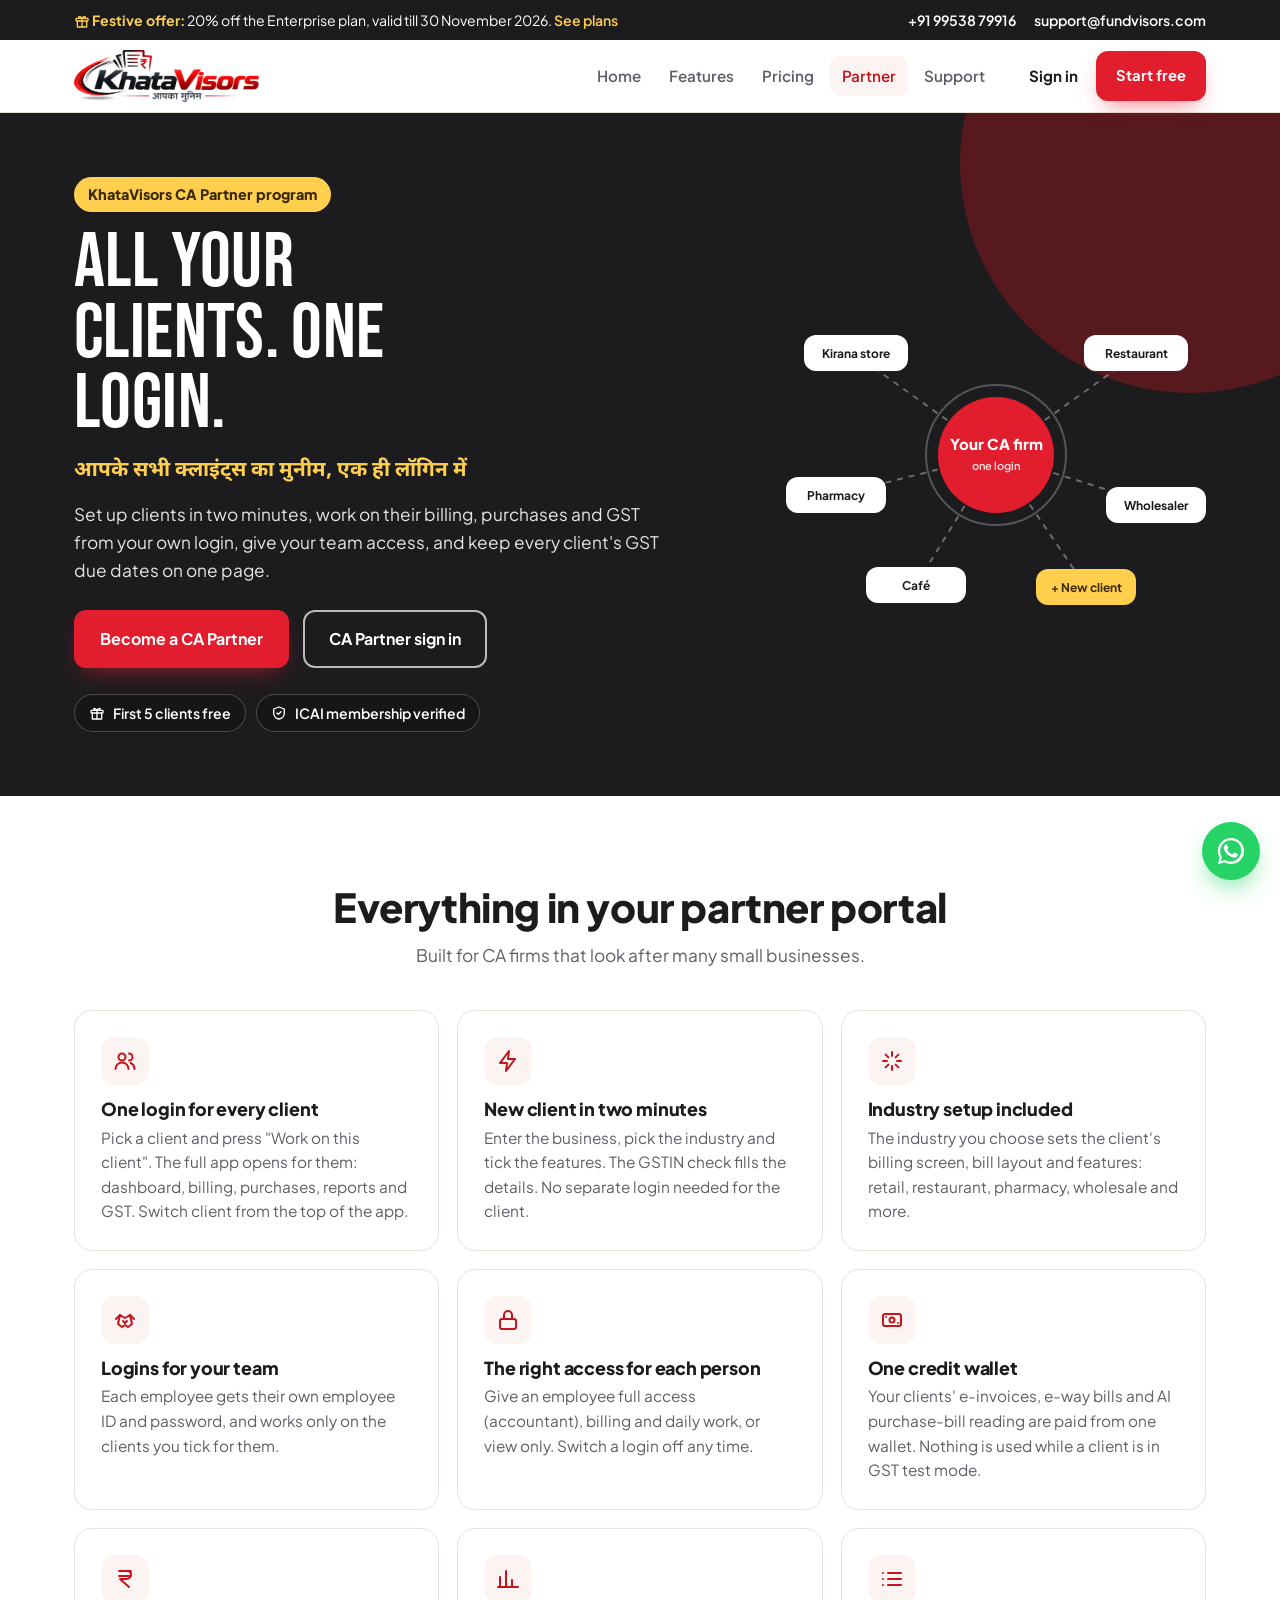
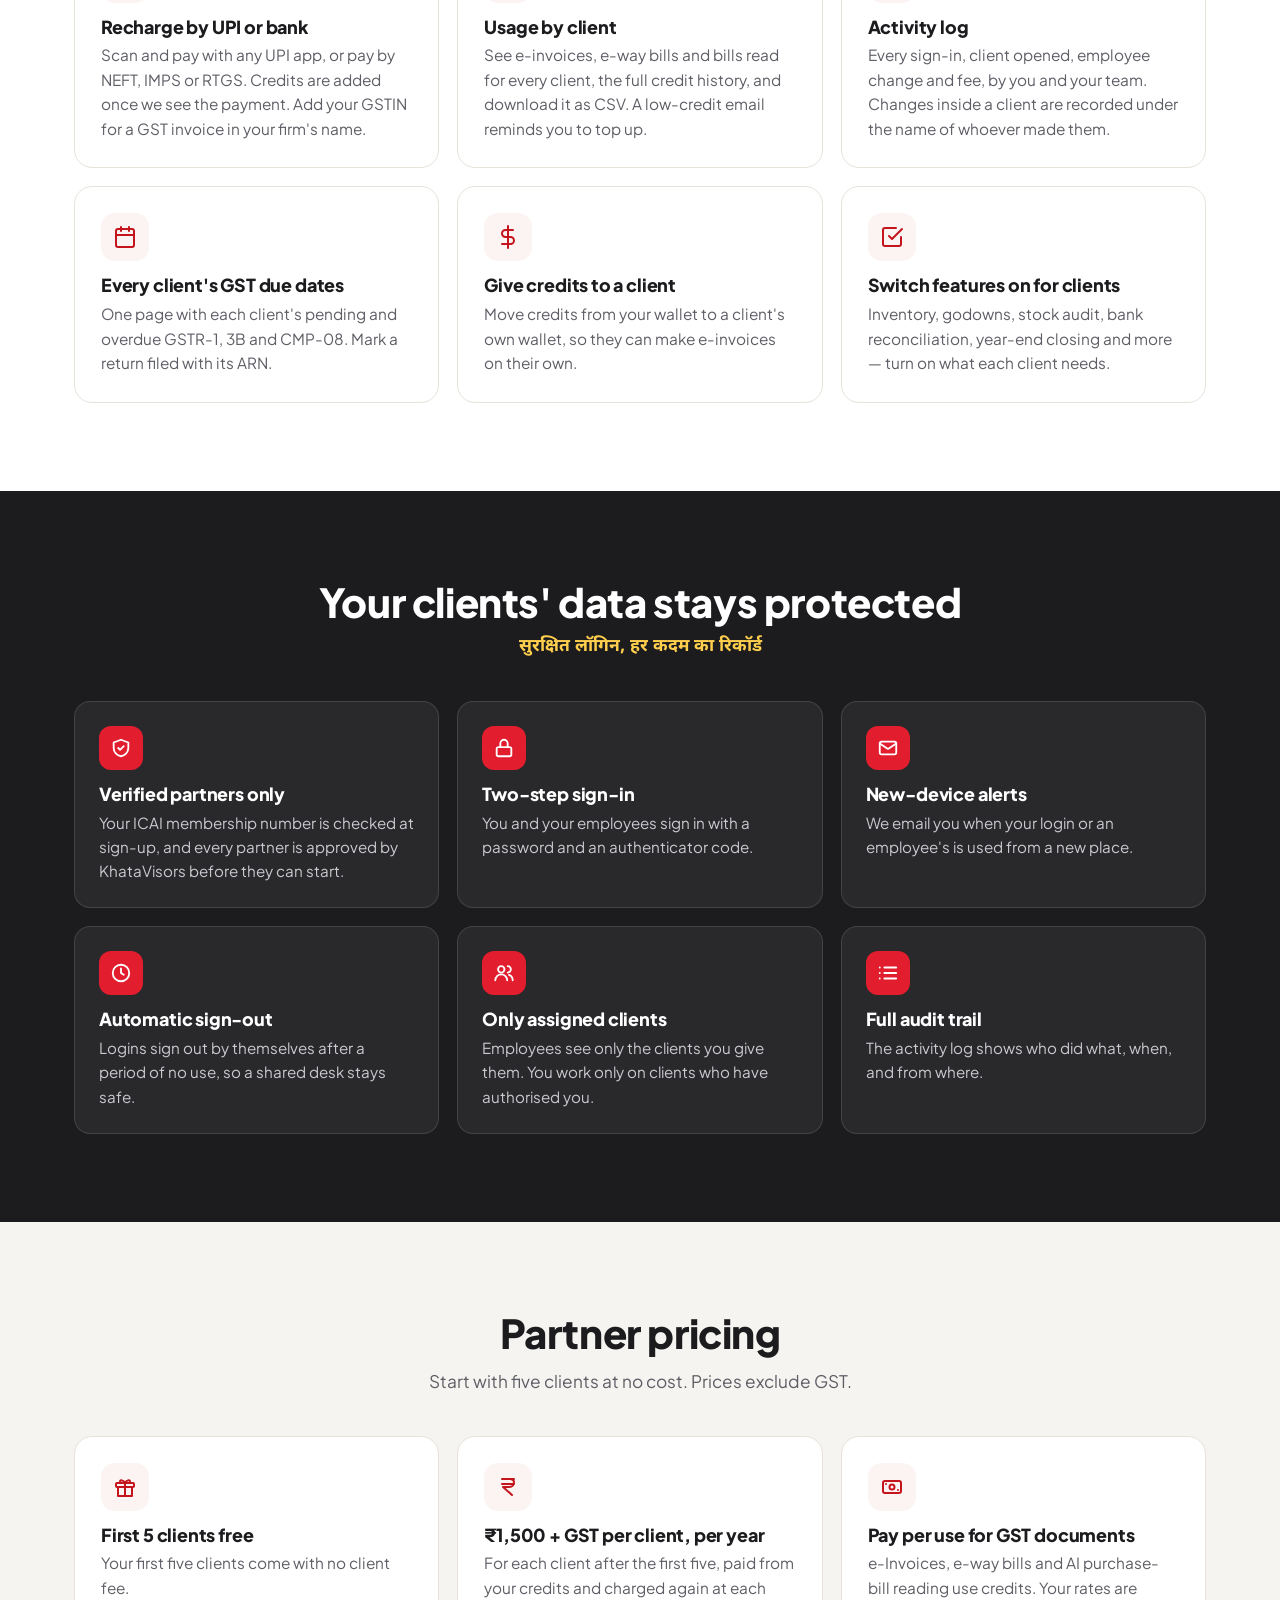
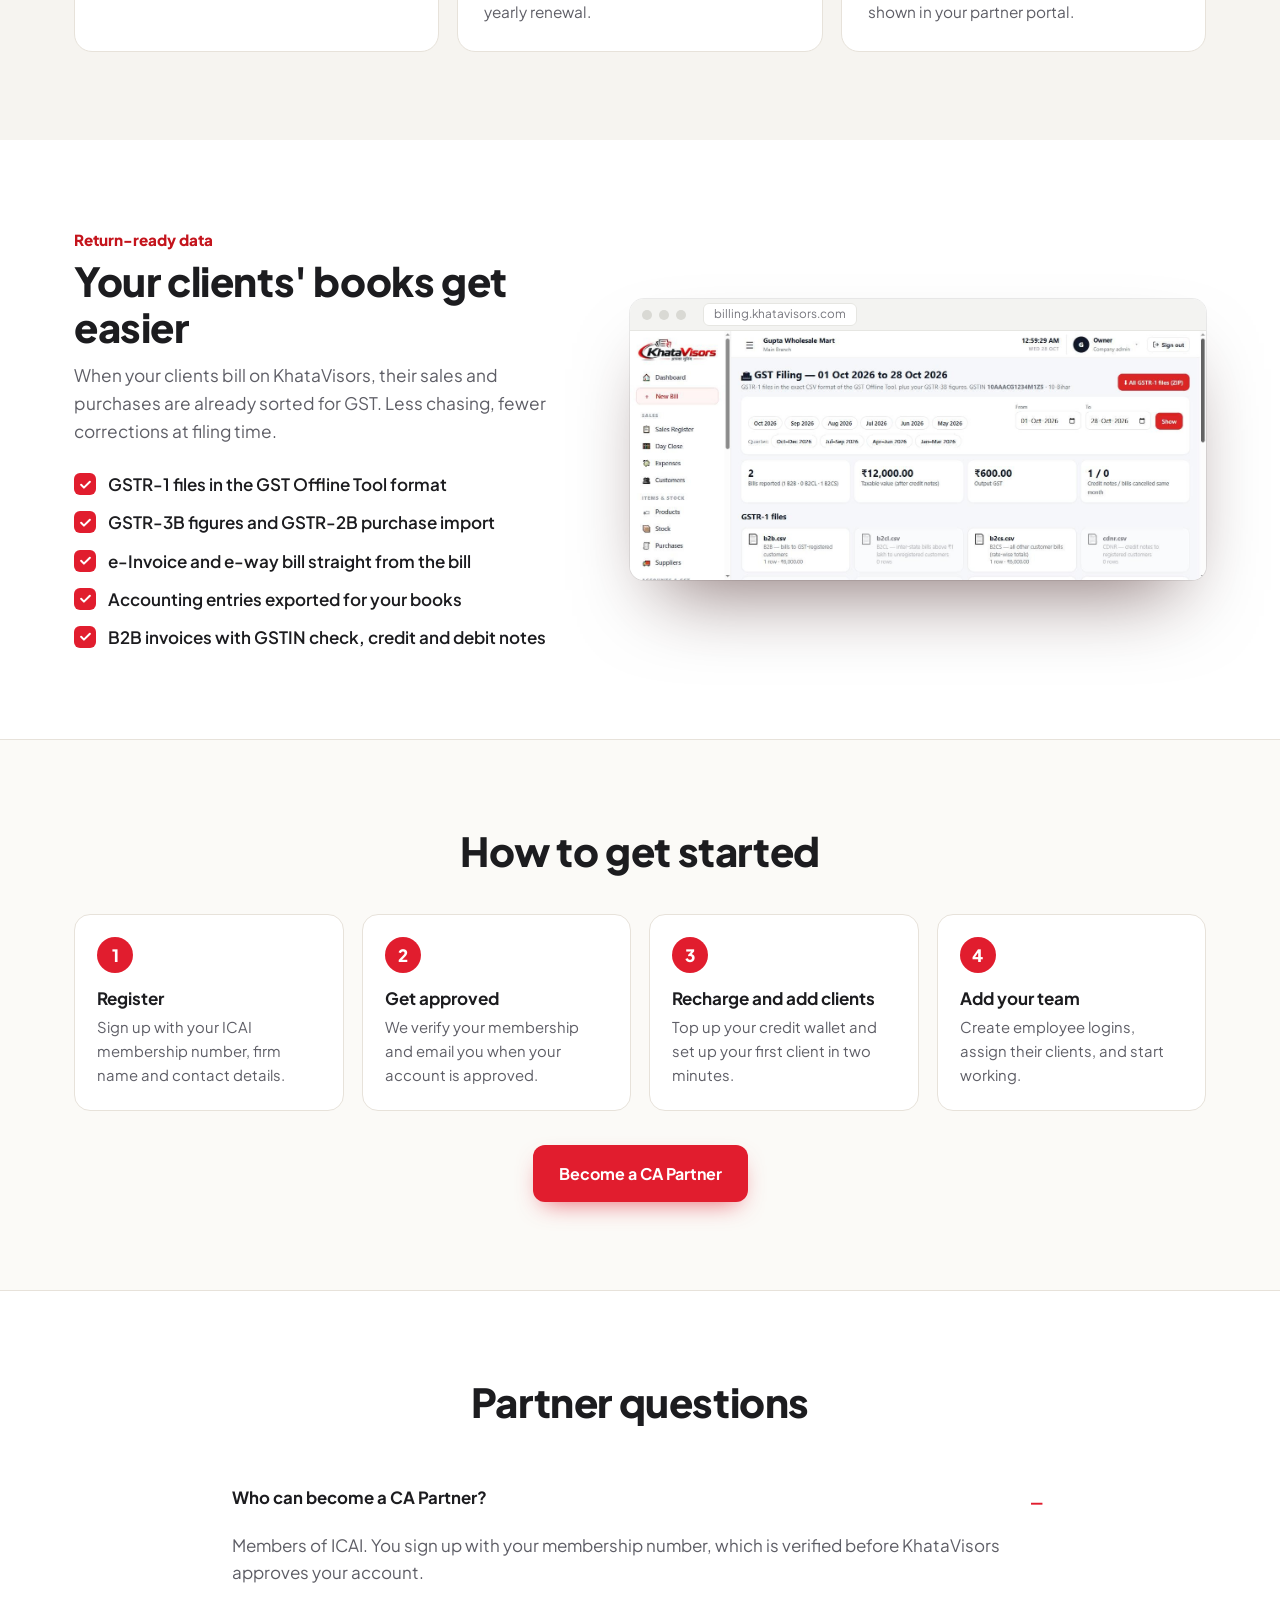
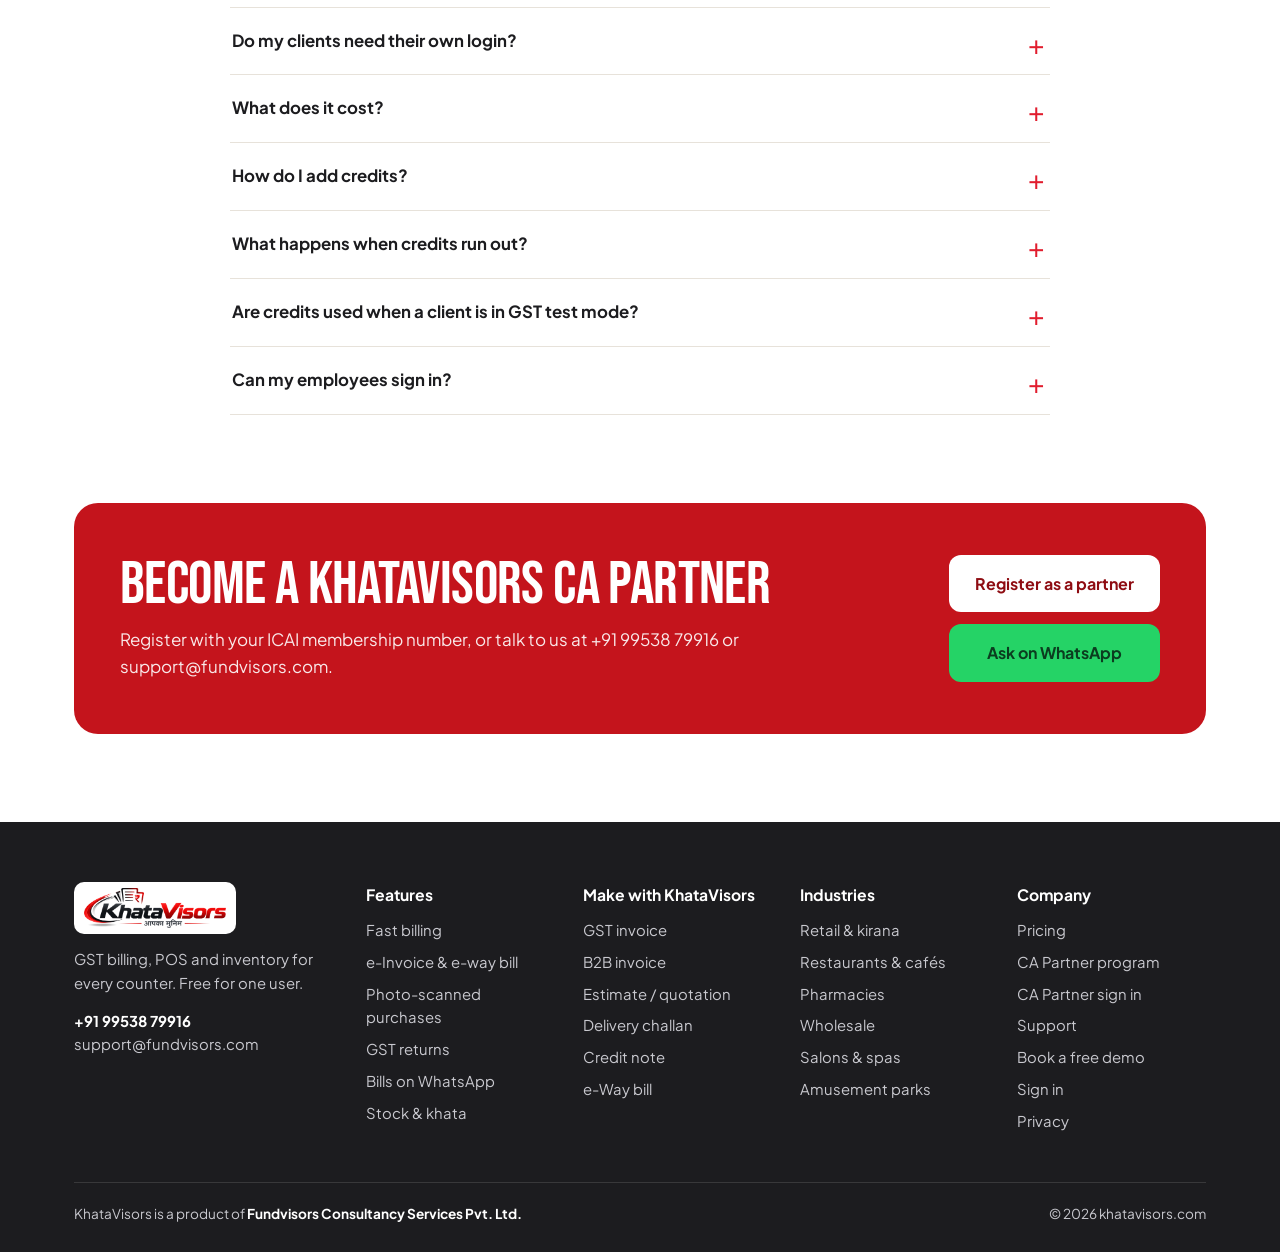
<file: partner.html>
<!DOCTYPE html>
<html lang="en">
<head>
<meta charset="UTF-8">
<meta name="viewport" content="width=device-width, initial-scale=1.0">
<title>CA Partner program | KhataVisors for Chartered Accountants</title>
<meta name="description" content="Run GST billing and books for all your clients from one KhataVisors login. Employee logins, one credit wallet for e-invoices and e-way bills, every client's GST due dates on one page, and the first 5 clients free.">
<meta name="theme-color" content="#C4141C">
<link rel="canonical" href="https://khatavisors.com/partner.html">
<meta property="og:title" content="CA Partner program | KhataVisors for Chartered Accountants">
<meta property="og:description" content="Run GST billing and books for all your clients from one KhataVisors login. Employee logins, one credit wallet for e-invoices and e-way bills, every client's GST due dates on one page, and the first 5 clients free.">
<meta property="og:image" content="https://khatavisors.com/assets/app/dashboard.jpg">
<meta property="og:url" content="https://khatavisors.com/partner.html">
<link rel="icon" href="favicon.ico" sizes="any">
<link rel="icon" type="image/png" sizes="32x32" href="favicon-32.png">
<link rel="icon" type="image/png" sizes="192x192" href="favicon-192.png">
<link rel="apple-touch-icon" href="apple-touch-icon.png">
<link rel="preconnect" href="https://fonts.googleapis.com">
<link rel="preconnect" href="https://fonts.gstatic.com" crossorigin>
<link href="https://fonts.googleapis.com/css2?family=Noto+Sans+Devanagari:wght@500;700&display=swap" rel="stylesheet">
<link rel="stylesheet" href="assets/site.css?v=376b0e89">
<script>document.documentElement.classList.add('js')</script>
</head>
<body>
<div class="strip">
  <div class="wrap">
    <div><svg style="width:16px;height:16px;vertical-align:-3px;color:#FFCF4D" viewBox="0 0 24 24" fill="none" stroke="currentColor" stroke-width="2" stroke-linecap="round" stroke-linejoin="round" aria-hidden="true"><rect x="3" y="8" width="18" height="4" rx="1"/><path d="M5 12v9h14v-9"/><path d="M12 8v13"/><path d="M12 8c-1.5-3-5-3.5-5-1.5S10 8 12 8zM12 8c1.5-3 5-3.5 5-1.5S14 8 12 8z"/></svg> <b>Festive offer:</b> 20% off the Enterprise plan, valid till 30 November 2026. <a class="link" style="color:#FFCF4D" href="pricing.html">See plans</a></div>
    <div class="contact"><a href="tel:+919953879916">+91 99538 79916</a><a href="mailto:support@fundvisors.com">support@fundvisors.com</a></div>
  </div>
</div>
<nav class="nav" aria-label="Main">
  <div class="nav-in">
    <a class="nav-logo" href="index.html" aria-label="KhataVisors home"><img src="khatavisors-logo.png" alt="KhataVisors — आपका मुनीम" width="900" height="253"></a>
    <div class="nav-links" id="nav-links">
      <a href="index.html">Home</a>
      <a href="features.html">Features</a>
      <a href="pricing.html">Pricing</a>
      <a href="partner.html" aria-current="page">Partner</a>
      <a href="support.html">Support</a>
    </div>
    <div class="nav-actions">
      <a class="nav-signin" href="https://billing.khatavisors.com/login/">Sign in</a>
      <a class="btn btn-red" href="https://billing.khatavisors.com/get-khatavisors/">Start free</a>
      <button class="menu-btn" type="button" aria-label="Open menu" aria-expanded="false" aria-controls="nav-links"><svg viewBox="0 0 24 24" fill="none" stroke="currentColor" stroke-width="2" stroke-linecap="round" stroke-linejoin="round" aria-hidden="true"><path d="M4 7h16M4 12h16M4 17h16"/></svg></button>
    </div>
  </div>
</nav>

<main>
<section class="page-head">
  <div class="wrap">
    <div>
    <p style="display:inline-block;background:var(--haldi);color:#3B2A00;font-weight:800;font-size:.9rem;padding:6px 14px;border-radius:999px;margin-bottom:16px">KhataVisors CA Partner program</p>
    <h1 class="display">All your clients. One login.</h1>
    <p class="hindi">आपके सभी क्लाइंट्स का मुनीम, एक ही लॉगिन में</p>
    <p class="lead">Set up clients in two minutes, work on their billing, purchases and GST from your own login, give your team access, and keep every client's GST due dates on one page.</p>
    <div class="hero-ctas"><a class="btn btn-red" href="https://billing.khatavisors.com/partner/signup/">Become a CA Partner</a><a class="btn btn-line" href="https://billing.khatavisors.com/partner/login/">CA Partner sign in</a></div>
    <ul class="badges" aria-label="Highlights">
      <li><svg viewBox="0 0 24 24" fill="none" stroke="currentColor" stroke-width="2" stroke-linecap="round" stroke-linejoin="round" aria-hidden="true"><rect x="3" y="8" width="18" height="4" rx="1"/><path d="M5 12v9h14v-9"/><path d="M12 8v13"/><path d="M12 8c-1.5-3-5-3.5-5-1.5S10 8 12 8zM12 8c1.5-3 5-3.5 5-1.5S14 8 12 8z"/></svg> First 5 clients free</li>
      <li><svg viewBox="0 0 24 24" fill="none" stroke="currentColor" stroke-width="2" stroke-linecap="round" stroke-linejoin="round" aria-hidden="true"><path d="M12 3l8 3v6c0 4.5-3.4 8.3-8 9-4.6-.7-8-4.5-8-9V6z"/><path d="M9 12l2 2 4-4"/></svg> ICAI membership verified</li>
    </ul>
    </div>
    <div class="art" aria-hidden="true">
      <svg class="net" viewBox="0 0 420 320" role="presentation">
        <g class="links">
          <path class="link" d="M210 160 L70 60"/><path class="link" d="M210 160 L350 60"/><path class="link" d="M210 160 L50 200"/>
          <path class="link" d="M210 160 L370 210"/><path class="link" d="M210 160 L130 290"/><path class="link" d="M210 160 L300 292"/>
        </g>
        <g font-family="Plus Jakarta Sans, sans-serif" font-weight="700" font-size="12" text-anchor="middle">
          <g><rect x="18" y="40" width="104" height="36" rx="12" fill="#fff"/><text x="70" y="63" fill="#1C1C1F">Kirana store</text></g>
          <g><rect x="298" y="40" width="104" height="36" rx="12" fill="#fff"/><text x="350" y="63" fill="#1C1C1F">Restaurant</text></g>
          <g><rect x="0" y="182" width="100" height="36" rx="12" fill="#fff"/><text x="50" y="205" fill="#1C1C1F">Pharmacy</text></g>
          <g><rect x="320" y="192" width="100" height="36" rx="12" fill="#fff"/><text x="370" y="215" fill="#1C1C1F">Wholesaler</text></g>
          <g><rect x="80" y="272" width="100" height="36" rx="12" fill="#fff"/><text x="130" y="295" fill="#1C1C1F">Café</text></g>
          <g><rect x="250" y="274" width="100" height="36" rx="12" fill="#FFCF4D"/><text x="300" y="297" fill="#3B2A00">+ New client</text></g>
          <circle cx="210" cy="160" r="58" fill="#E11D2E"/><circle cx="210" cy="160" r="70" fill="none" stroke="rgba(255,255,255,.25)" stroke-width="2"/>
          <text x="210" y="155" fill="#fff" font-size="15" font-weight="800">Your CA firm</text><text x="210" y="175" fill="#FFE1E1" font-size="11" font-weight="600">one login</text>
        </g>
      </svg>
    </div>
  </div>
</section>

<section class="sec">
  <div class="wrap">
    <div class="sec-head center" data-reveal>
      <h2>Everything in your partner portal</h2>
      <p class="lead">Built for CA firms that look after many small businesses.</p>
    </div>
    <div class="bgrid" data-reveal-group>
      <div class="scard"><div class="ic"><svg viewBox="0 0 24 24" fill="none" stroke="currentColor" stroke-width="2" stroke-linecap="round" stroke-linejoin="round" aria-hidden="true"><circle cx="9" cy="8" r="3.5"/><path d="M2.5 20a6.5 6.5 0 0 1 13 0"/><path d="M16 4.5a3.5 3.5 0 0 1 0 7M21.5 20a6.5 6.5 0 0 0-4-6"/></svg></div><h3>One login for every client</h3><p>Pick a client and press "Work on this client". The full app opens for them: dashboard, billing, purchases, reports and GST. Switch client from the top of the app.</p></div>
      <div class="scard"><div class="ic"><svg viewBox="0 0 24 24" fill="none" stroke="currentColor" stroke-width="2" stroke-linecap="round" stroke-linejoin="round" aria-hidden="true"><path d="M13 2L4 14h7l-1 8 9-12h-7z"/></svg></div><h3>New client in two minutes</h3><p>Enter the business, pick the industry and tick the features. The GSTIN check fills the details. No separate login needed for the client.</p></div>
      <div class="scard"><div class="ic"><svg viewBox="0 0 24 24" fill="none" stroke="currentColor" stroke-width="2" stroke-linecap="round" stroke-linejoin="round" aria-hidden="true"><path d="M12 3v4M12 17v4M3 12h4M17 12h4M5.6 5.6l2.8 2.8M15.6 15.6l2.8 2.8M5.6 18.4l2.8-2.8M15.6 8.4l2.8-2.8"/></svg></div><h3>Industry setup included</h3><p>The industry you choose sets the client's billing screen, bill layout and features: retail, restaurant, pharmacy, wholesale and more.</p></div>
      <div class="scard"><div class="ic"><svg viewBox="0 0 24 24" fill="none" stroke="currentColor" stroke-width="2" stroke-linecap="round" stroke-linejoin="round" aria-hidden="true"><path d="M3 11l4-4 5 3 5-3 4 4"/><path d="M7 7l-2 9 4 3 3-2 3 2 4-3-2-9"/><path d="M10 13l2 2 2-2"/></svg></div><h3>Logins for your team</h3><p>Each employee gets their own employee ID and password, and works only on the clients you tick for them.</p></div>
      <div class="scard"><div class="ic"><svg viewBox="0 0 24 24" fill="none" stroke="currentColor" stroke-width="2" stroke-linecap="round" stroke-linejoin="round" aria-hidden="true"><rect x="4" y="11" width="16" height="10" rx="2"/><path d="M8 11V7a4 4 0 0 1 8 0v4"/></svg></div><h3>The right access for each person</h3><p>Give an employee full access (accountant), billing and daily work, or view only. Switch a login off any time.</p></div>
      <div class="scard"><div class="ic"><svg viewBox="0 0 24 24" fill="none" stroke="currentColor" stroke-width="2" stroke-linecap="round" stroke-linejoin="round" aria-hidden="true"><rect x="3" y="6" width="18" height="12" rx="2"/><circle cx="12" cy="12" r="2.5"/><path d="M6 9h.01M18 15h.01"/></svg></div><h3>One credit wallet</h3><p>Your clients' e-invoices, e-way bills and AI purchase-bill reading are paid from one wallet. Nothing is used while a client is in GST test mode.</p></div>
      <div class="scard"><div class="ic"><svg viewBox="0 0 24 24" fill="none" stroke="currentColor" stroke-width="2" stroke-linecap="round" stroke-linejoin="round" aria-hidden="true"><path d="M6 4h12M6 9h12M14 4c3 0 4 2 4 3.5S17 12 13 12H7l9 8"/></svg></div><h3>Recharge by UPI or bank</h3><p>Scan and pay with any UPI app, or pay by NEFT, IMPS or RTGS. Credits are added once we see the payment. Add your GSTIN for a GST invoice in your firm's name.</p></div>
      <div class="scard"><div class="ic"><svg viewBox="0 0 24 24" fill="none" stroke="currentColor" stroke-width="2" stroke-linecap="round" stroke-linejoin="round" aria-hidden="true"><path d="M4 20V10M10 20V4M16 20v-7M22 20H2"/></svg></div><h3>Usage by client</h3><p>See e-invoices, e-way bills and bills read for every client, the full credit history, and download it as CSV. A low-credit email reminds you to top up.</p></div>
      <div class="scard"><div class="ic"><svg viewBox="0 0 24 24" fill="none" stroke="currentColor" stroke-width="2" stroke-linecap="round" stroke-linejoin="round" aria-hidden="true"><path d="M8 6h13M8 12h13M8 18h13"/><path d="M3 6h.01M3 12h.01M3 18h.01"/></svg></div><h3>Activity log</h3><p>Every sign-in, client opened, employee change and fee, by you and your team. Changes inside a client are recorded under the name of whoever made them.</p></div>
      <div class="scard"><div class="ic"><svg viewBox="0 0 24 24" fill="none" stroke="currentColor" stroke-width="2" stroke-linecap="round" stroke-linejoin="round" aria-hidden="true"><rect x="3" y="4" width="18" height="18" rx="2"/><path d="M16 2v4M8 2v4M3 10h18"/></svg></div><h3>Every client's GST due dates</h3><p>One page with each client's pending and overdue GSTR-1, 3B and CMP-08. Mark a return filed with its ARN.</p></div>
      <div class="scard"><div class="ic"><svg viewBox="0 0 24 24" fill="none" stroke="currentColor" stroke-width="2" stroke-linecap="round" stroke-linejoin="round" aria-hidden="true"><path d="M12 1v22M17 5H9.5a3.5 3.5 0 0 0 0 7h5a3.5 3.5 0 0 1 0 7H6"/></svg></div><h3>Give credits to a client</h3><p>Move credits from your wallet to a client's own wallet, so they can make e-invoices on their own.</p></div>
      <div class="scard"><div class="ic"><svg viewBox="0 0 24 24" fill="none" stroke="currentColor" stroke-width="2" stroke-linecap="round" stroke-linejoin="round" aria-hidden="true"><path d="M9 11l3 3L22 4"/><path d="M21 12v7a2 2 0 0 1-2 2H5a2 2 0 0 1-2-2V5a2 2 0 0 1 2-2h11"/></svg></div><h3>Switch features on for clients</h3><p>Inventory, godowns, stock audit, bank reconciliation, year-end closing and more — turn on what each client needs.</p></div>
    </div>
  </div>
</section>

<section class="sec dark">
  <div class="wrap">
    <div class="sec-head center" data-reveal><h2>Your clients' data stays protected</h2><p class="hi">सुरक्षित लॉगिन, हर कदम का रिकॉर्ड</p></div>
    <div class="bgrid" data-reveal-group>
      <div class="bcard"><div class="ic"><svg viewBox="0 0 24 24" fill="none" stroke="currentColor" stroke-width="2" stroke-linecap="round" stroke-linejoin="round" aria-hidden="true"><path d="M12 3l8 3v6c0 4.5-3.4 8.3-8 9-4.6-.7-8-4.5-8-9V6z"/><path d="M9 12l2 2 4-4"/></svg></div><h3>Verified partners only</h3><p>Your ICAI membership number is checked at sign-up, and every partner is approved by KhataVisors before they can start.</p></div>
      <div class="bcard"><div class="ic"><svg viewBox="0 0 24 24" fill="none" stroke="currentColor" stroke-width="2" stroke-linecap="round" stroke-linejoin="round" aria-hidden="true"><rect x="4" y="11" width="16" height="10" rx="2"/><path d="M8 11V7a4 4 0 0 1 8 0v4"/></svg></div><h3>Two-step sign-in</h3><p>You and your employees sign in with a password and an authenticator code.</p></div>
      <div class="bcard"><div class="ic"><svg viewBox="0 0 24 24" fill="none" stroke="currentColor" stroke-width="2" stroke-linecap="round" stroke-linejoin="round" aria-hidden="true"><rect x="3" y="5" width="18" height="14" rx="2"/><path d="M3 7l9 6 9-6"/></svg></div><h3>New-device alerts</h3><p>We email you when your login or an employee's is used from a new place.</p></div>
      <div class="bcard"><div class="ic"><svg viewBox="0 0 24 24" fill="none" stroke="currentColor" stroke-width="2" stroke-linecap="round" stroke-linejoin="round" aria-hidden="true"><circle cx="12" cy="12" r="9"/><path d="M12 7v5l3 2"/></svg></div><h3>Automatic sign-out</h3><p>Logins sign out by themselves after a period of no use, so a shared desk stays safe.</p></div>
      <div class="bcard"><div class="ic"><svg viewBox="0 0 24 24" fill="none" stroke="currentColor" stroke-width="2" stroke-linecap="round" stroke-linejoin="round" aria-hidden="true"><circle cx="9" cy="8" r="3.5"/><path d="M2.5 20a6.5 6.5 0 0 1 13 0"/><path d="M16 4.5a3.5 3.5 0 0 1 0 7M21.5 20a6.5 6.5 0 0 0-4-6"/></svg></div><h3>Only assigned clients</h3><p>Employees see only the clients you give them. You work only on clients who have authorised you.</p></div>
      <div class="bcard"><div class="ic"><svg viewBox="0 0 24 24" fill="none" stroke="currentColor" stroke-width="2" stroke-linecap="round" stroke-linejoin="round" aria-hidden="true"><path d="M8 6h13M8 12h13M8 18h13"/><path d="M3 6h.01M3 12h.01M3 18h.01"/></svg></div><h3>Full audit trail</h3><p>The activity log shows who did what, when, and from where.</p></div>
    </div>
  </div>
</section>

<section class="sec soft">
  <div class="wrap">
    <div class="sec-head center" data-reveal><h2>Partner pricing</h2><p class="lead">Start with five clients at no cost. Prices exclude GST.</p></div>
    <div class="bgrid" data-reveal-group>
      <div class="scard"><div class="ic"><svg viewBox="0 0 24 24" fill="none" stroke="currentColor" stroke-width="2" stroke-linecap="round" stroke-linejoin="round" aria-hidden="true"><rect x="3" y="8" width="18" height="4" rx="1"/><path d="M5 12v9h14v-9"/><path d="M12 8v13"/><path d="M12 8c-1.5-3-5-3.5-5-1.5S10 8 12 8zM12 8c1.5-3 5-3.5 5-1.5S14 8 12 8z"/></svg></div><h3>First 5 clients free</h3><p>Your first five clients come with no client fee.</p></div>
      <div class="scard"><div class="ic"><svg viewBox="0 0 24 24" fill="none" stroke="currentColor" stroke-width="2" stroke-linecap="round" stroke-linejoin="round" aria-hidden="true"><path d="M6 4h12M6 9h12M14 4c3 0 4 2 4 3.5S17 12 13 12H7l9 8"/></svg></div><h3>₹1,500 + GST per client, per year</h3><p>For each client after the first five, paid from your credits and charged again at each yearly renewal.</p></div>
      <div class="scard"><div class="ic"><svg viewBox="0 0 24 24" fill="none" stroke="currentColor" stroke-width="2" stroke-linecap="round" stroke-linejoin="round" aria-hidden="true"><rect x="3" y="6" width="18" height="12" rx="2"/><circle cx="12" cy="12" r="2.5"/><path d="M6 9h.01M18 15h.01"/></svg></div><h3>Pay per use for GST documents</h3><p>e-Invoices, e-way bills and AI purchase-bill reading use credits. Your rates are shown in your partner portal.</p></div>
    </div>
  </div>
</section>

<section class="sec">
  <div class="wrap split" data-reveal>
    <div>
      <p class="kicker">Return-ready data</p>
      <h2>Your clients' books get easier</h2>
      <p class="lead">When your clients bill on KhataVisors, their sales and purchases are already sorted for GST. Less chasing, fewer corrections at filing time.</p>
      <ul class="ticks">
        <li>GSTR-1 files in the GST Offline Tool format</li>
        <li>GSTR-3B figures and GSTR-2B purchase import</li>
        <li>e-Invoice and e-way bill straight from the bill</li>
        <li>Accounting entries exported for your books</li>
        <li>B2B invoices with GSTIN check, credit and debit notes</li>
      </ul>
    </div>
    <div class="browser"><div class="browser-bar"><i></i><i></i><i></i><span>billing.khatavisors.com</span></div><img src="assets/app/gst.jpg" alt="KhataVisors GST filing screen with GSTR-1 files" width="1366" height="589" loading="lazy"></div>
  </div>
</section>

<section class="sec paper">
  <div class="wrap">
    <div class="sec-head center" data-reveal><h2>How to get started</h2></div>
    <ol class="steps" data-reveal-group>
      <li><b>Register</b><span>Sign up with your ICAI membership number, firm name and contact details.</span></li>
      <li><b>Get approved</b><span>We verify your membership and email you when your account is approved.</span></li>
      <li><b>Recharge and add clients</b><span>Top up your credit wallet and set up your first client in two minutes.</span></li>
      <li><b>Add your team</b><span>Create employee logins, assign their clients, and start working.</span></li>
    </ol>
    <div class="sec-foot"><a class="btn btn-red" href="https://billing.khatavisors.com/partner/signup/">Become a CA Partner</a></div>
  </div>
</section>

<section class="sec">
  <div class="wrap">
    <div class="sec-head center" data-reveal><h2>Partner questions</h2></div>
    <div class="faq">
      <details open><summary>Who can become a CA Partner?</summary><p>Members of ICAI. You sign up with your membership number, which is verified before KhataVisors approves your account.</p></details>
      <details><summary>Do my clients need their own login?</summary><p>No. You and your employees work on your clients from your own logins. Pick a client and press "Work on this client".</p></details>
      <details><summary>What does it cost?</summary><p>Your first 5 clients are free. Each further client is ₹1,500 + GST per year, paid from your credits. e-Invoices, e-way bills and AI purchase-bill reading use credits at the rates shown in your portal.</p></details>
      <details><summary>How do I add credits?</summary><p>Open "Recharge", choose an amount and pay by UPI or bank transfer. Enter the UTR or transaction reference, and credits are added once we see the payment.</p></details>
      <details><summary>What happens when credits run out?</summary><p>e-Invoices, e-way bills and bill reading stop until you recharge. Billing keeps working. We email you when your credits run low.</p></details>
      <details><summary>Are credits used when a client is in GST test mode?</summary><p>No. Nothing is used while a client works in GST test mode.</p></details>
      <details><summary>Can my employees sign in?</summary><p>Yes. Each employee signs in at CA Partner sign-in with their own employee ID and password, and sees only the clients you assign them.</p></details>
    </div>
  </div>
</section>

<section class="sec" style="padding-top:0">
  <div class="wrap">
    <div class="band" data-reveal>
      <div><h2>Become a KhataVisors CA Partner</h2><p>Register with your ICAI membership number, or talk to us at +91 99538 79916 or support@fundvisors.com.</p></div>
      <div class="acts"><a class="btn btn-white" href="https://billing.khatavisors.com/partner/signup/">Register as a partner</a><a class="btn btn-wa" href="https://wa.me/919953879916?text=Hi%2C%20I%27d%20like%20to%20join%20the%20KhataVisors%20CA%20Partner%20program" target="_blank" rel="noopener">Ask on WhatsApp</a></div>
    </div>
  </div>
</section>

</main>

<footer>
  <div class="wrap">
    <div class="foot">
      <div class="foot-brand">
        <img src="khatavisors-logo.png" alt="KhataVisors" width="900" height="253" loading="lazy">
        <p>GST billing, POS and inventory for every counter. Free for one user.</p>
        <p style="margin-top:14px"><a href="tel:+919953879916" style="display:inline;color:#fff;font-weight:700">+91 99538 79916</a><br><a href="mailto:support@fundvisors.com" style="display:inline">support@fundvisors.com</a></p>
      </div>
      <div>
        <h4>Features</h4>
        <a href="features.html#billing">Fast billing</a>
        <a href="features.html#einvoice">e-Invoice &amp; e-way bill</a>
        <a href="features.html#purchases">Photo-scanned purchases</a>
        <a href="features.html#gst">GST returns</a>
        <a href="features.html#whatsapp">Bills on WhatsApp</a>
        <a href="features.html#stock">Stock &amp; khata</a>
      </div>
      <div>
        <h4>Make with KhataVisors</h4>
        <a href="features.html#documents">GST invoice</a>
        <a href="features.html#documents">B2B invoice</a>
        <a href="features.html#documents">Estimate / quotation</a>
        <a href="features.html#documents">Delivery challan</a>
        <a href="features.html#documents">Credit note</a>
        <a href="features.html#documents">e-Way bill</a>
      </div>
      <div>
        <h4>Industries</h4>
        <a href="features.html#industries">Retail &amp; kirana</a>
        <a href="features.html#industries">Restaurants &amp; cafés</a>
        <a href="features.html#industries">Pharmacies</a>
        <a href="features.html#industries">Wholesale</a>
        <a href="features.html#industries">Salons &amp; spas</a>
        <a href="features.html#industries">Amusement parks</a>
      </div>
      <div>
        <h4>Company</h4>
        <a href="pricing.html">Pricing</a>
        <a href="partner.html">CA Partner program</a>
        <a href="https://billing.khatavisors.com/partner/login/">CA Partner sign in</a>
        <a href="support.html">Support</a>
        <a href="https://billing.khatavisors.com/get-khatavisors/">Book a free demo</a>
        <a href="https://billing.khatavisors.com/login/">Sign in</a>
        <a href="https://billing.khatavisors.com/privacy/">Privacy</a>
      </div>
    </div>
    <div class="foot-bottom">
      <div>KhataVisors is a product of <b>Fundvisors Consultancy Services Pvt. Ltd.</b></div>
      <div>© 2026 khatavisors.com</div>
    </div>
  </div>
</footer>

<a class="wa-float" href="https://wa.me/919953879916?text=Hi%2C%20I%27d%20like%20to%20know%20more%20about%20KhataVisors" target="_blank" rel="noopener" aria-label="Chat with us on WhatsApp">
  <svg viewBox="0 0 32 32" aria-hidden="true"><path d="M16 2C8.3 2 2 8.3 2 16c0 2.6.7 5.1 2 7.3L2 30l6.9-1.9c2.1 1.2 4.5 1.8 7.1 1.8 7.7 0 14-6.3 14-14S23.7 2 16 2z" fill="#fff"/><path d="M16 4.4c-6.4 0-11.6 5.2-11.6 11.6 0 2.3.7 4.5 1.9 6.3l-1.2 4.5 4.6-1.2c1.7 1.1 3.7 1.6 5.7 1.6 6.4 0 11.6-5.2 11.6-11.6S22.4 4.4 16 4.4z" fill="#25D366"/><path d="M12.1 9.7c-.3-.6-.6-.6-.9-.6h-.7c-.3 0-.7.1-1 .5-.3.4-1.3 1.3-1.3 3.1s1.3 3.6 1.5 3.9c.2.3 2.6 4 6.3 5.5 3.1 1.2 3.8 1 4.5.9.7-.1 2.2-.9 2.5-1.8.3-.9.3-1.6.2-1.8-.1-.2-.4-.3-.8-.5-.4-.2-2.2-1.1-2.5-1.2-.3-.1-.6-.2-.8.2-.3.4-.9 1.2-1.1 1.4-.2.2-.4.3-.8.1-.4-.2-1.6-.6-3-1.9-1.1-1-1.9-2.2-2.1-2.6-.2-.4 0-.6.2-.8.2-.2.4-.4.5-.7.2-.2.2-.4.3-.6.1-.2 0-.5-.1-.7-.1-.2-.8-2-1.1-2.7z" fill="#fff"/></svg>
</a>
<script src="assets/site.js?v=ab814cdc"></script>
</body>
</html>
</file>
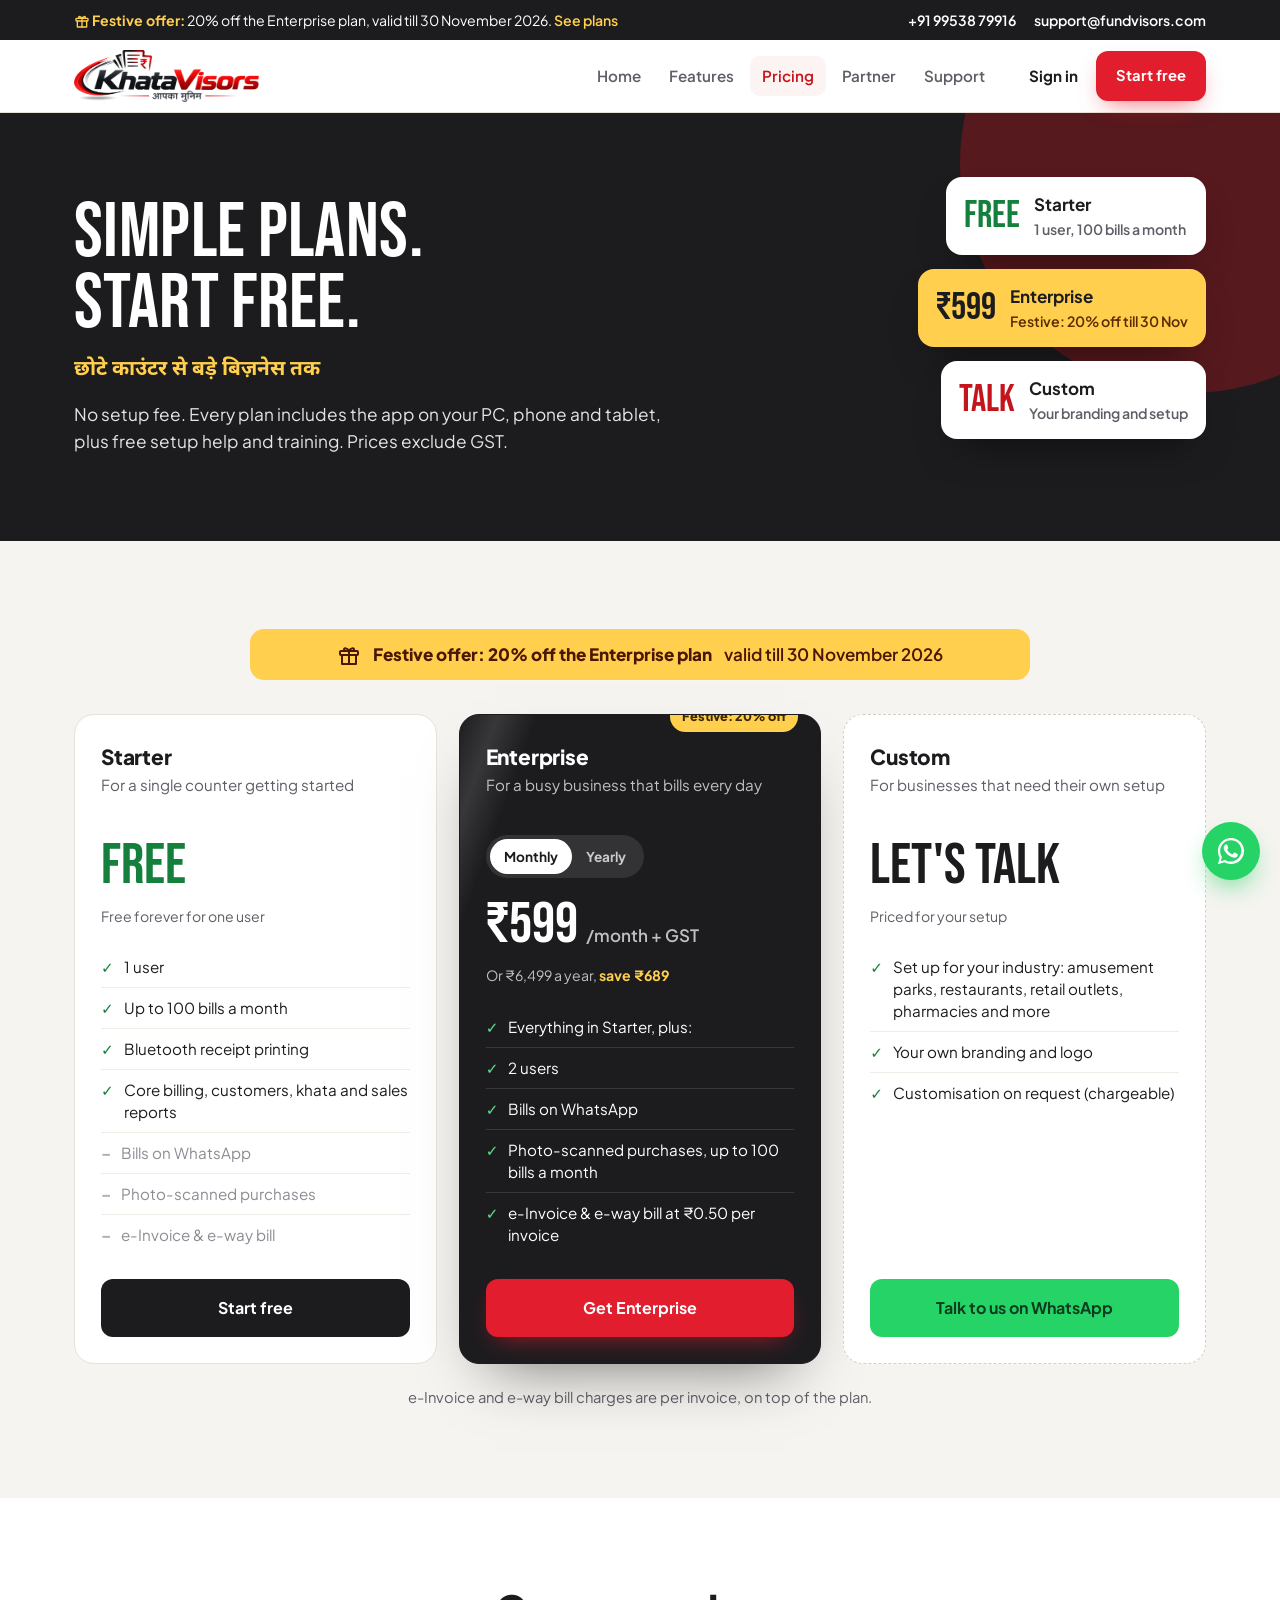
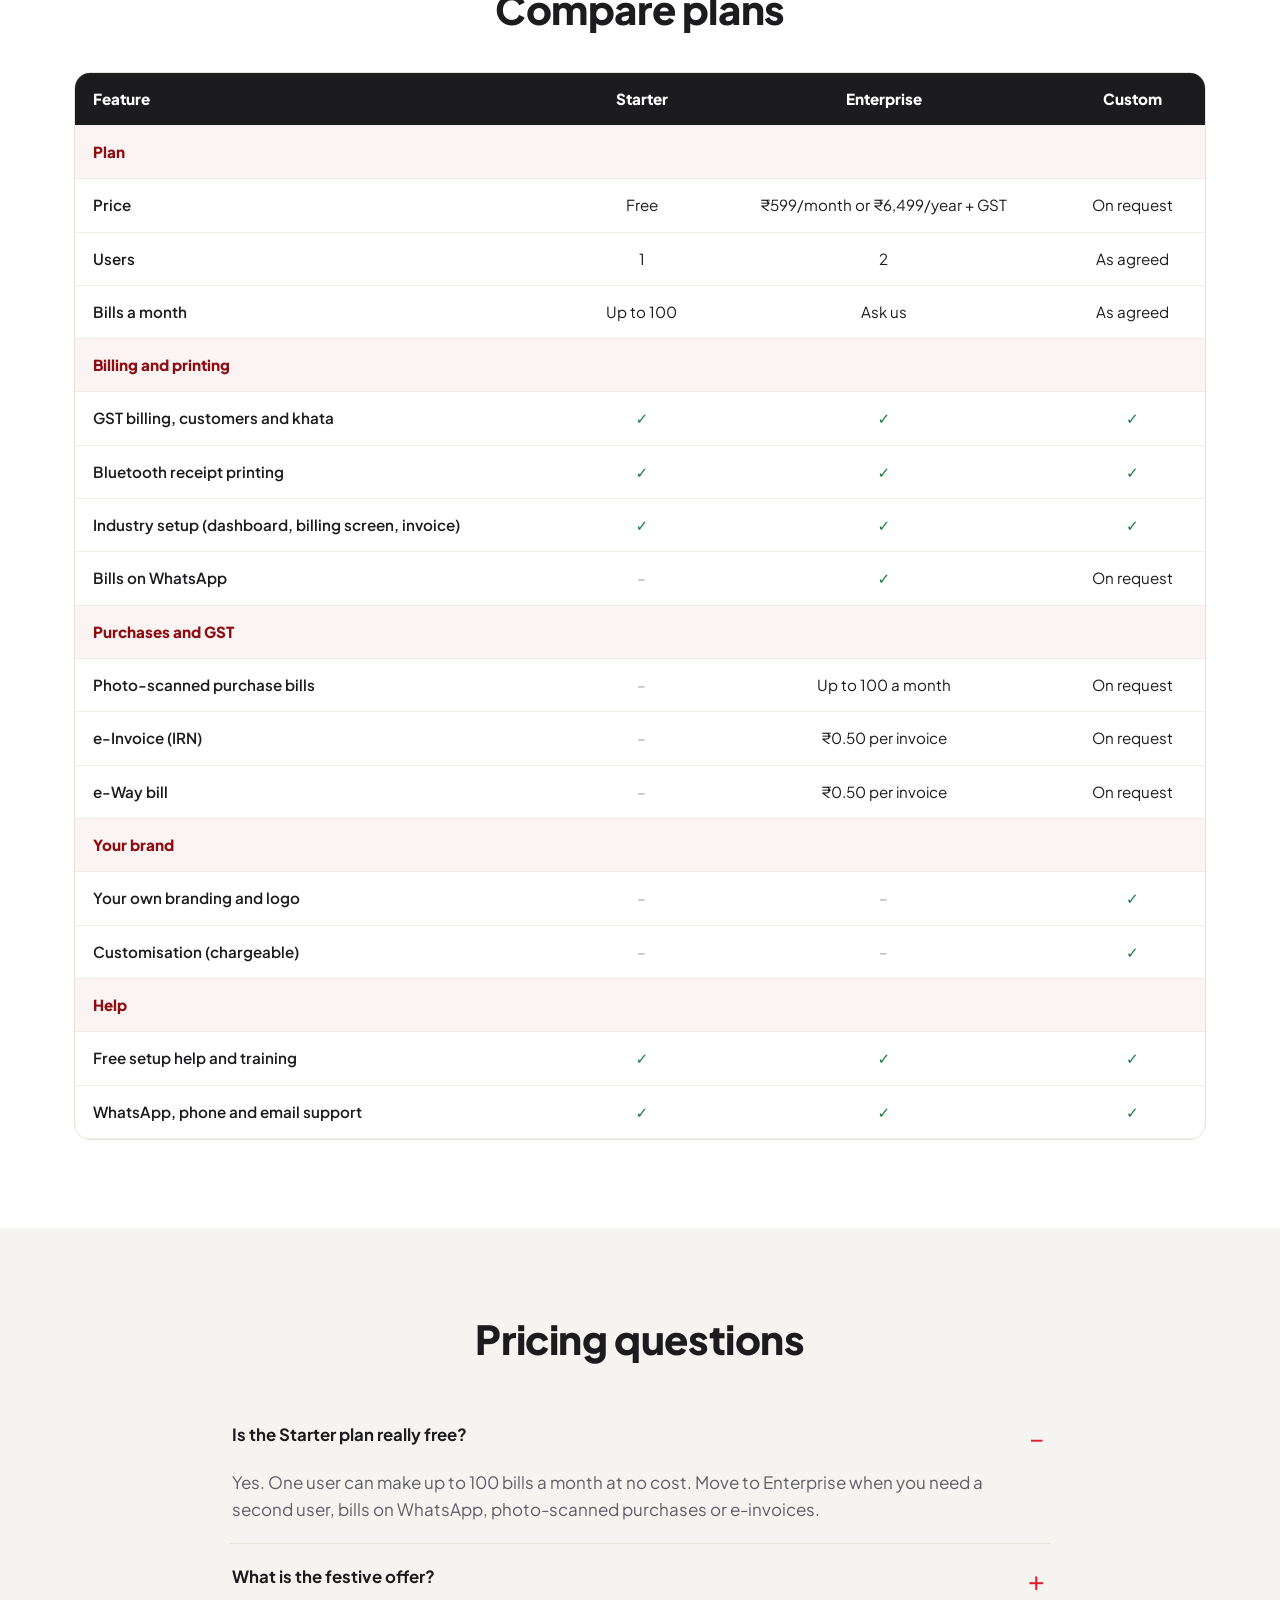
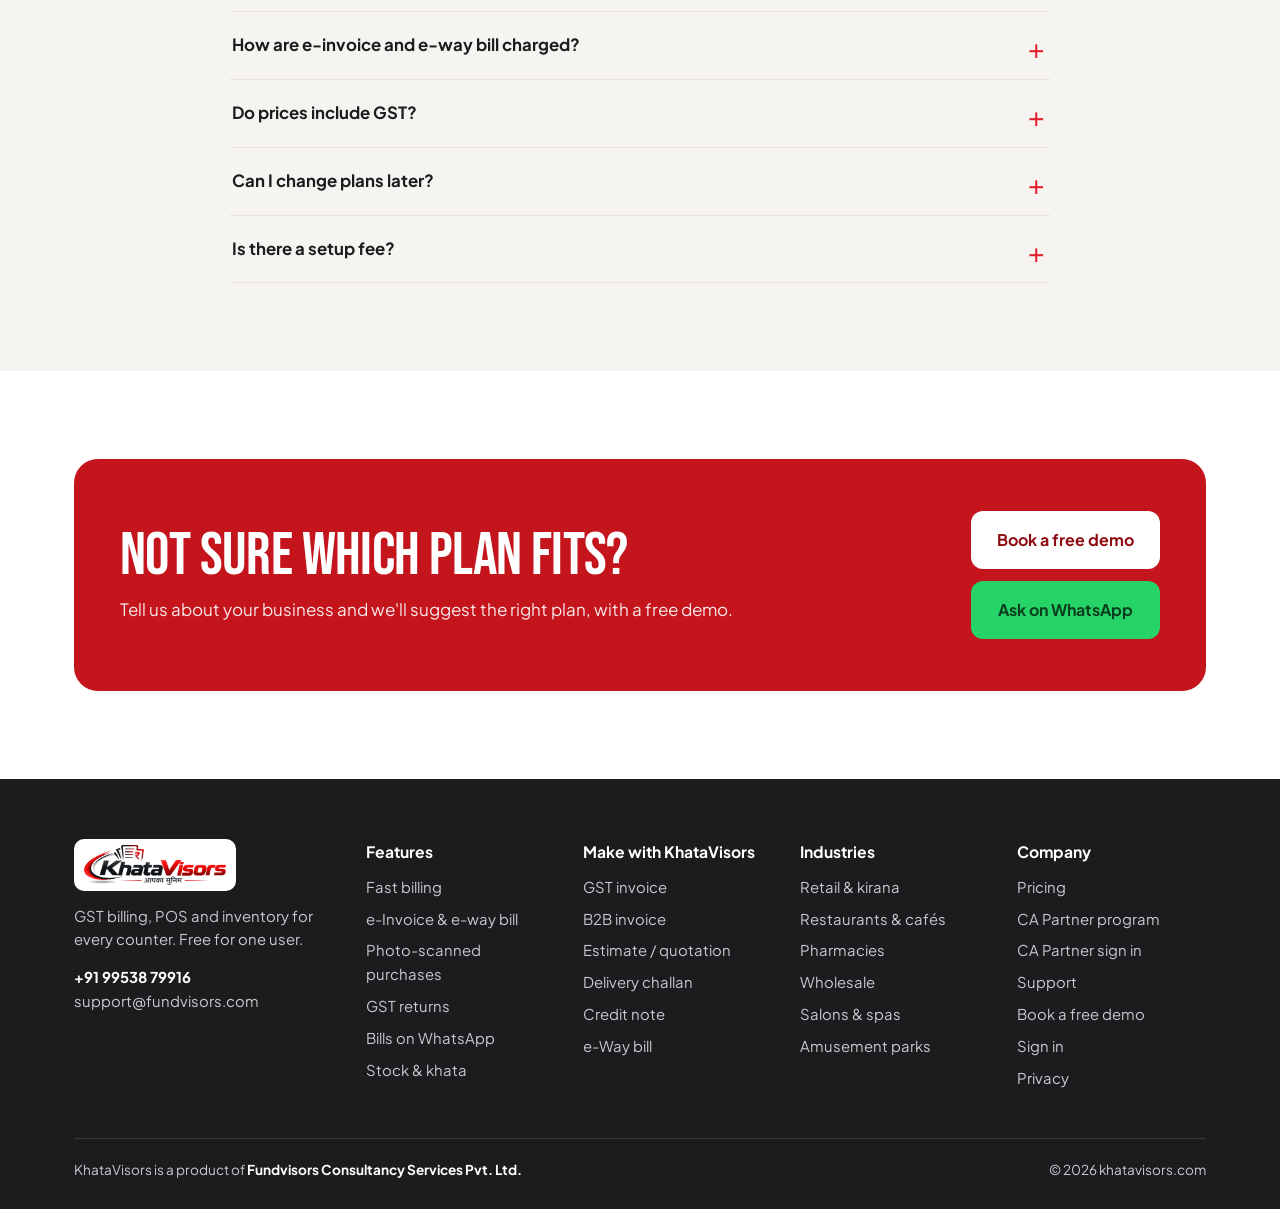
<file: pricing.html>
<!DOCTYPE html>
<html lang="en">
<head>
<meta charset="UTF-8">
<meta name="viewport" content="width=device-width, initial-scale=1.0">
<title>Pricing | KhataVisors — free GST billing for one user</title>
<meta name="description" content="KhataVisors plans: Starter free for one user, Enterprise ₹599 a month or ₹6,499 a year, and Custom plans for parks, restaurants, retail outlets and pharmacies. Festive offer: 20% off Enterprise till 30 November 2026.">
<meta name="theme-color" content="#C4141C">
<link rel="canonical" href="https://khatavisors.com/pricing.html">
<meta property="og:title" content="Pricing | KhataVisors — free GST billing for one user">
<meta property="og:description" content="KhataVisors plans: Starter free for one user, Enterprise ₹599 a month or ₹6,499 a year, and Custom plans for parks, restaurants, retail outlets and pharmacies. Festive offer: 20% off Enterprise till 30 November 2026.">
<meta property="og:image" content="https://khatavisors.com/assets/app/dashboard.jpg">
<meta property="og:url" content="https://khatavisors.com/pricing.html">
<link rel="icon" href="favicon.ico" sizes="any">
<link rel="icon" type="image/png" sizes="32x32" href="favicon-32.png">
<link rel="icon" type="image/png" sizes="192x192" href="favicon-192.png">
<link rel="apple-touch-icon" href="apple-touch-icon.png">
<link rel="preconnect" href="https://fonts.googleapis.com">
<link rel="preconnect" href="https://fonts.gstatic.com" crossorigin>
<link href="https://fonts.googleapis.com/css2?family=Noto+Sans+Devanagari:wght@500;700&display=swap" rel="stylesheet">
<link rel="stylesheet" href="assets/site.css?v=376b0e89">
<script>document.documentElement.classList.add('js')</script>
</head>
<body>
<div class="strip">
  <div class="wrap">
    <div><svg style="width:16px;height:16px;vertical-align:-3px;color:#FFCF4D" viewBox="0 0 24 24" fill="none" stroke="currentColor" stroke-width="2" stroke-linecap="round" stroke-linejoin="round" aria-hidden="true"><rect x="3" y="8" width="18" height="4" rx="1"/><path d="M5 12v9h14v-9"/><path d="M12 8v13"/><path d="M12 8c-1.5-3-5-3.5-5-1.5S10 8 12 8zM12 8c1.5-3 5-3.5 5-1.5S14 8 12 8z"/></svg> <b>Festive offer:</b> 20% off the Enterprise plan, valid till 30 November 2026. <a class="link" style="color:#FFCF4D" href="pricing.html">See plans</a></div>
    <div class="contact"><a href="tel:+919953879916">+91 99538 79916</a><a href="mailto:support@fundvisors.com">support@fundvisors.com</a></div>
  </div>
</div>
<nav class="nav" aria-label="Main">
  <div class="nav-in">
    <a class="nav-logo" href="index.html" aria-label="KhataVisors home"><img src="khatavisors-logo.png" alt="KhataVisors — आपका मुनीम" width="900" height="253"></a>
    <div class="nav-links" id="nav-links">
      <a href="index.html">Home</a>
      <a href="features.html">Features</a>
      <a href="pricing.html" aria-current="page">Pricing</a>
      <a href="partner.html">Partner</a>
      <a href="support.html">Support</a>
    </div>
    <div class="nav-actions">
      <a class="nav-signin" href="https://billing.khatavisors.com/login/">Sign in</a>
      <a class="btn btn-red" href="https://billing.khatavisors.com/get-khatavisors/">Start free</a>
      <button class="menu-btn" type="button" aria-label="Open menu" aria-expanded="false" aria-controls="nav-links"><svg viewBox="0 0 24 24" fill="none" stroke="currentColor" stroke-width="2" stroke-linecap="round" stroke-linejoin="round" aria-hidden="true"><path d="M4 7h16M4 12h16M4 17h16"/></svg></button>
    </div>
  </div>
</nav>

<main>
<section class="page-head">
  <div class="wrap">
    <div>
    <h1 class="display">Simple plans. Start free.</h1>
    <p class="hindi">छोटे काउंटर से बड़े बिज़नेस तक</p>
    <p class="lead">No setup fee. Every plan includes the app on your PC, phone and tablet, plus free setup help and training. Prices exclude GST.</p>
    </div>
    <div class="art tags" aria-hidden="true">
      <div class="ptag"><span class="amt" style="color:var(--green)">Free</span><div><b>Starter</b><small>1 user, 100 bills a month</small></div></div>
      <div class="ptag hot"><span class="amt">₹599</span><div><b>Enterprise</b><small style="color:#5A2A00">Festive: 20% off till 30 Nov</small></div></div>
      <div class="ptag"><span class="amt" style="color:var(--red)">Talk</span><div><b>Custom</b><small>Your branding and setup</small></div></div>
    </div>
  </div>
</section>

<section class="sec soft">
  <div class="wrap">
    <div class="offer"><svg viewBox="0 0 24 24" fill="none" stroke="currentColor" stroke-width="2" stroke-linecap="round" stroke-linejoin="round" aria-hidden="true"><rect x="3" y="8" width="18" height="4" rx="1"/><path d="M5 12v9h14v-9"/><path d="M12 8v13"/><path d="M12 8c-1.5-3-5-3.5-5-1.5S10 8 12 8zM12 8c1.5-3 5-3.5 5-1.5S14 8 12 8z"/></svg> Festive offer: 20% off the Enterprise plan <span>valid till 30 November 2026</span></div>
    <div class="plans" data-reveal-group>
      <article class="plan free">
        <h3>Starter</h3>
        <p class="who">For a single counter getting started</p>
        <div class="price"><span class="amt">Free</span></div>
        <p class="price-note">Free forever for one user</p>
        <ul>
          <li>1 user</li>
          <li>Up to 100 bills a month</li>
          <li>Bluetooth receipt printing</li>
          <li>Core billing, customers, khata and sales reports</li>
          <li class="no">Bills on WhatsApp</li>
          <li class="no">Photo-scanned purchases</li>
          <li class="no">e-Invoice &amp; e-way bill</li>
        </ul>
        <a class="btn btn-ink" href="https://billing.khatavisors.com/get-khatavisors/">Start free</a>
      </article>

      <article class="plan pro">
        <span class="flag">Festive: 20% off</span>
        <h3>Enterprise</h3>
        <p class="who">For a busy business that bills every day</p>
        <div class="bill" role="group" aria-label="Billing period">
          <button type="button" aria-pressed="true" data-period="month">Monthly</button>
          <button type="button" aria-pressed="false" data-period="year">Yearly</button>
        </div>
        <div class="price"><span class="amt" id="pro-amt">₹599</span><span class="per" id="pro-per">/month + GST</span></div>
        <p class="price-note" id="pro-note">Or ₹6,499 a year, <span class="save">save ₹689</span></p>
        <ul>
          <li>Everything in Starter, plus:</li>
          <li>2 users</li>
          <li>Bills on WhatsApp</li>
          <li>Photo-scanned purchases, up to 100 bills a month</li>
          <li>e-Invoice &amp; e-way bill at ₹0.50 per invoice</li>
        </ul>
        <a class="btn btn-red" href="https://billing.khatavisors.com/get-khatavisors/">Get Enterprise</a>
      </article>

      <article class="plan custom">
        <h3>Custom</h3>
        <p class="who">For businesses that need their own setup</p>
        <div class="price"><span class="amt">Let's talk</span></div>
        <p class="price-note">Priced for your setup</p>
        <ul>
          <li>Set up for your industry: amusement parks, restaurants, retail outlets, pharmacies and more</li>
          <li>Your own branding and logo</li>
          <li>Customisation on request (chargeable)</li>
        </ul>
        <a class="btn btn-wa" href="https://wa.me/919953879916?text=Hi%2C%20I%27d%20like%20to%20know%20about%20the%20KhataVisors%20Custom%20plan" target="_blank" rel="noopener">Talk to us on WhatsApp</a>
      </article>
    </div>
    <p style="text-align:center;color:var(--muted);font-size:.92rem;margin-top:22px">e-Invoice and e-way bill charges are per invoice, on top of the plan.</p>
  </div>
</section>

<section class="sec">
  <div class="wrap">
    <div class="sec-head center" data-reveal><h2>Compare plans</h2></div>
    <div class="table-wrap" data-reveal>
      <table class="cmp">
        <thead><tr><th scope="col">Feature</th><th scope="col">Starter</th><th scope="col">Enterprise</th><th scope="col">Custom</th></tr></thead>
        <tbody>
          <tr class="group"><td colspan="4">Plan</td></tr>
          <tr><th scope="row">Price</th><td>Free</td><td>₹599/month or ₹6,499/year + GST</td><td>On request</td></tr>
          <tr><th scope="row">Users</th><td>1</td><td>2</td><td>As agreed</td></tr>
          <tr><th scope="row">Bills a month</th><td>Up to 100</td><td>Ask us</td><td>As agreed</td></tr>
          <tr class="group"><td colspan="4">Billing and printing</td></tr>
          <tr><th scope="row">GST billing, customers and khata</th><td class="y">✓</td><td class="y">✓</td><td class="y">✓</td></tr>
          <tr><th scope="row">Bluetooth receipt printing</th><td class="y">✓</td><td class="y">✓</td><td class="y">✓</td></tr>
          <tr><th scope="row">Industry setup (dashboard, billing screen, invoice)</th><td class="y">✓</td><td class="y">✓</td><td class="y">✓</td></tr>
          <tr><th scope="row">Bills on WhatsApp</th><td class="n">–</td><td class="y">✓</td><td>On request</td></tr>
          <tr class="group"><td colspan="4">Purchases and GST</td></tr>
          <tr><th scope="row">Photo-scanned purchase bills</th><td class="n">–</td><td>Up to 100 a month</td><td>On request</td></tr>
          <tr><th scope="row">e-Invoice (IRN)</th><td class="n">–</td><td>₹0.50 per invoice</td><td>On request</td></tr>
          <tr><th scope="row">e-Way bill</th><td class="n">–</td><td>₹0.50 per invoice</td><td>On request</td></tr>
          <tr class="group"><td colspan="4">Your brand</td></tr>
          <tr><th scope="row">Your own branding and logo</th><td class="n">–</td><td class="n">–</td><td class="y">✓</td></tr>
          <tr><th scope="row">Customisation (chargeable)</th><td class="n">–</td><td class="n">–</td><td class="y">✓</td></tr>
          <tr class="group"><td colspan="4">Help</td></tr>
          <tr><th scope="row">Free setup help and training</th><td class="y">✓</td><td class="y">✓</td><td class="y">✓</td></tr>
          <tr><th scope="row">WhatsApp, phone and email support</th><td class="y">✓</td><td class="y">✓</td><td class="y">✓</td></tr>
        </tbody>
      </table>
    </div>
  </div>
</section>

<section class="sec soft">
  <div class="wrap">
    <div class="sec-head center" data-reveal><h2>Pricing questions</h2></div>
    <div class="faq">
      <details open><summary>Is the Starter plan really free?</summary><p>Yes. One user can make up to 100 bills a month at no cost. Move to Enterprise when you need a second user, bills on WhatsApp, photo-scanned purchases or e-invoices.</p></details>
      <details><summary>What is the festive offer?</summary><p>20% off the Enterprise plan, valid till 30 November 2026.</p></details>
      <details><summary>How are e-invoice and e-way bill charged?</summary><p>On Enterprise they cost ₹0.50 per invoice, on top of the plan. You only pay for the ones you make.</p></details>
      <details><summary>Do prices include GST?</summary><p>No. GST is added to the plan price.</p></details>
      <details><summary>Can I change plans later?</summary><p>Yes. Start on Starter and upgrade whenever you need more. Talk to us to switch between monthly and yearly.</p></details>
      <details><summary>Is there a setup fee?</summary><p>No. Setup help and staff training are free on every plan.</p></details>
    </div>
  </div>
</section>

<section class="sec">
  <div class="wrap">
    <div class="band" data-reveal>
      <div><h2>Not sure which plan fits?</h2><p>Tell us about your business and we'll suggest the right plan, with a free demo.</p></div>
      <div class="acts"><a class="btn btn-white" href="https://billing.khatavisors.com/get-khatavisors/">Book a free demo</a><a class="btn btn-wa" href="https://wa.me/919953879916?text=Hi%2C%20which%20KhataVisors%20plan%20is%20right%20for%20my%20business%3F" target="_blank" rel="noopener">Ask on WhatsApp</a></div>
    </div>
  </div>
</section>

</main>

<footer>
  <div class="wrap">
    <div class="foot">
      <div class="foot-brand">
        <img src="khatavisors-logo.png" alt="KhataVisors" width="900" height="253" loading="lazy">
        <p>GST billing, POS and inventory for every counter. Free for one user.</p>
        <p style="margin-top:14px"><a href="tel:+919953879916" style="display:inline;color:#fff;font-weight:700">+91 99538 79916</a><br><a href="mailto:support@fundvisors.com" style="display:inline">support@fundvisors.com</a></p>
      </div>
      <div>
        <h4>Features</h4>
        <a href="features.html#billing">Fast billing</a>
        <a href="features.html#einvoice">e-Invoice &amp; e-way bill</a>
        <a href="features.html#purchases">Photo-scanned purchases</a>
        <a href="features.html#gst">GST returns</a>
        <a href="features.html#whatsapp">Bills on WhatsApp</a>
        <a href="features.html#stock">Stock &amp; khata</a>
      </div>
      <div>
        <h4>Make with KhataVisors</h4>
        <a href="features.html#documents">GST invoice</a>
        <a href="features.html#documents">B2B invoice</a>
        <a href="features.html#documents">Estimate / quotation</a>
        <a href="features.html#documents">Delivery challan</a>
        <a href="features.html#documents">Credit note</a>
        <a href="features.html#documents">e-Way bill</a>
      </div>
      <div>
        <h4>Industries</h4>
        <a href="features.html#industries">Retail &amp; kirana</a>
        <a href="features.html#industries">Restaurants &amp; cafés</a>
        <a href="features.html#industries">Pharmacies</a>
        <a href="features.html#industries">Wholesale</a>
        <a href="features.html#industries">Salons &amp; spas</a>
        <a href="features.html#industries">Amusement parks</a>
      </div>
      <div>
        <h4>Company</h4>
        <a href="pricing.html">Pricing</a>
        <a href="partner.html">CA Partner program</a>
        <a href="https://billing.khatavisors.com/partner/login/">CA Partner sign in</a>
        <a href="support.html">Support</a>
        <a href="https://billing.khatavisors.com/get-khatavisors/">Book a free demo</a>
        <a href="https://billing.khatavisors.com/login/">Sign in</a>
        <a href="https://billing.khatavisors.com/privacy/">Privacy</a>
      </div>
    </div>
    <div class="foot-bottom">
      <div>KhataVisors is a product of <b>Fundvisors Consultancy Services Pvt. Ltd.</b></div>
      <div>© 2026 khatavisors.com</div>
    </div>
  </div>
</footer>

<a class="wa-float" href="https://wa.me/919953879916?text=Hi%2C%20I%27d%20like%20to%20know%20more%20about%20KhataVisors" target="_blank" rel="noopener" aria-label="Chat with us on WhatsApp">
  <svg viewBox="0 0 32 32" aria-hidden="true"><path d="M16 2C8.3 2 2 8.3 2 16c0 2.6.7 5.1 2 7.3L2 30l6.9-1.9c2.1 1.2 4.5 1.8 7.1 1.8 7.7 0 14-6.3 14-14S23.7 2 16 2z" fill="#fff"/><path d="M16 4.4c-6.4 0-11.6 5.2-11.6 11.6 0 2.3.7 4.5 1.9 6.3l-1.2 4.5 4.6-1.2c1.7 1.1 3.7 1.6 5.7 1.6 6.4 0 11.6-5.2 11.6-11.6S22.4 4.4 16 4.4z" fill="#25D366"/><path d="M12.1 9.7c-.3-.6-.6-.6-.9-.6h-.7c-.3 0-.7.1-1 .5-.3.4-1.3 1.3-1.3 3.1s1.3 3.6 1.5 3.9c.2.3 2.6 4 6.3 5.5 3.1 1.2 3.8 1 4.5.9.7-.1 2.2-.9 2.5-1.8.3-.9.3-1.6.2-1.8-.1-.2-.4-.3-.8-.5-.4-.2-2.2-1.1-2.5-1.2-.3-.1-.6-.2-.8.2-.3.4-.9 1.2-1.1 1.4-.2.2-.4.3-.8.1-.4-.2-1.6-.6-3-1.9-1.1-1-1.9-2.2-2.1-2.6-.2-.4 0-.6.2-.8.2-.2.4-.4.5-.7.2-.2.2-.4.3-.6.1-.2 0-.5-.1-.7-.1-.2-.8-2-1.1-2.7z" fill="#fff"/></svg>
</a>
<script src="assets/site.js?v=ab814cdc"></script>
</body>
</html>
</file>
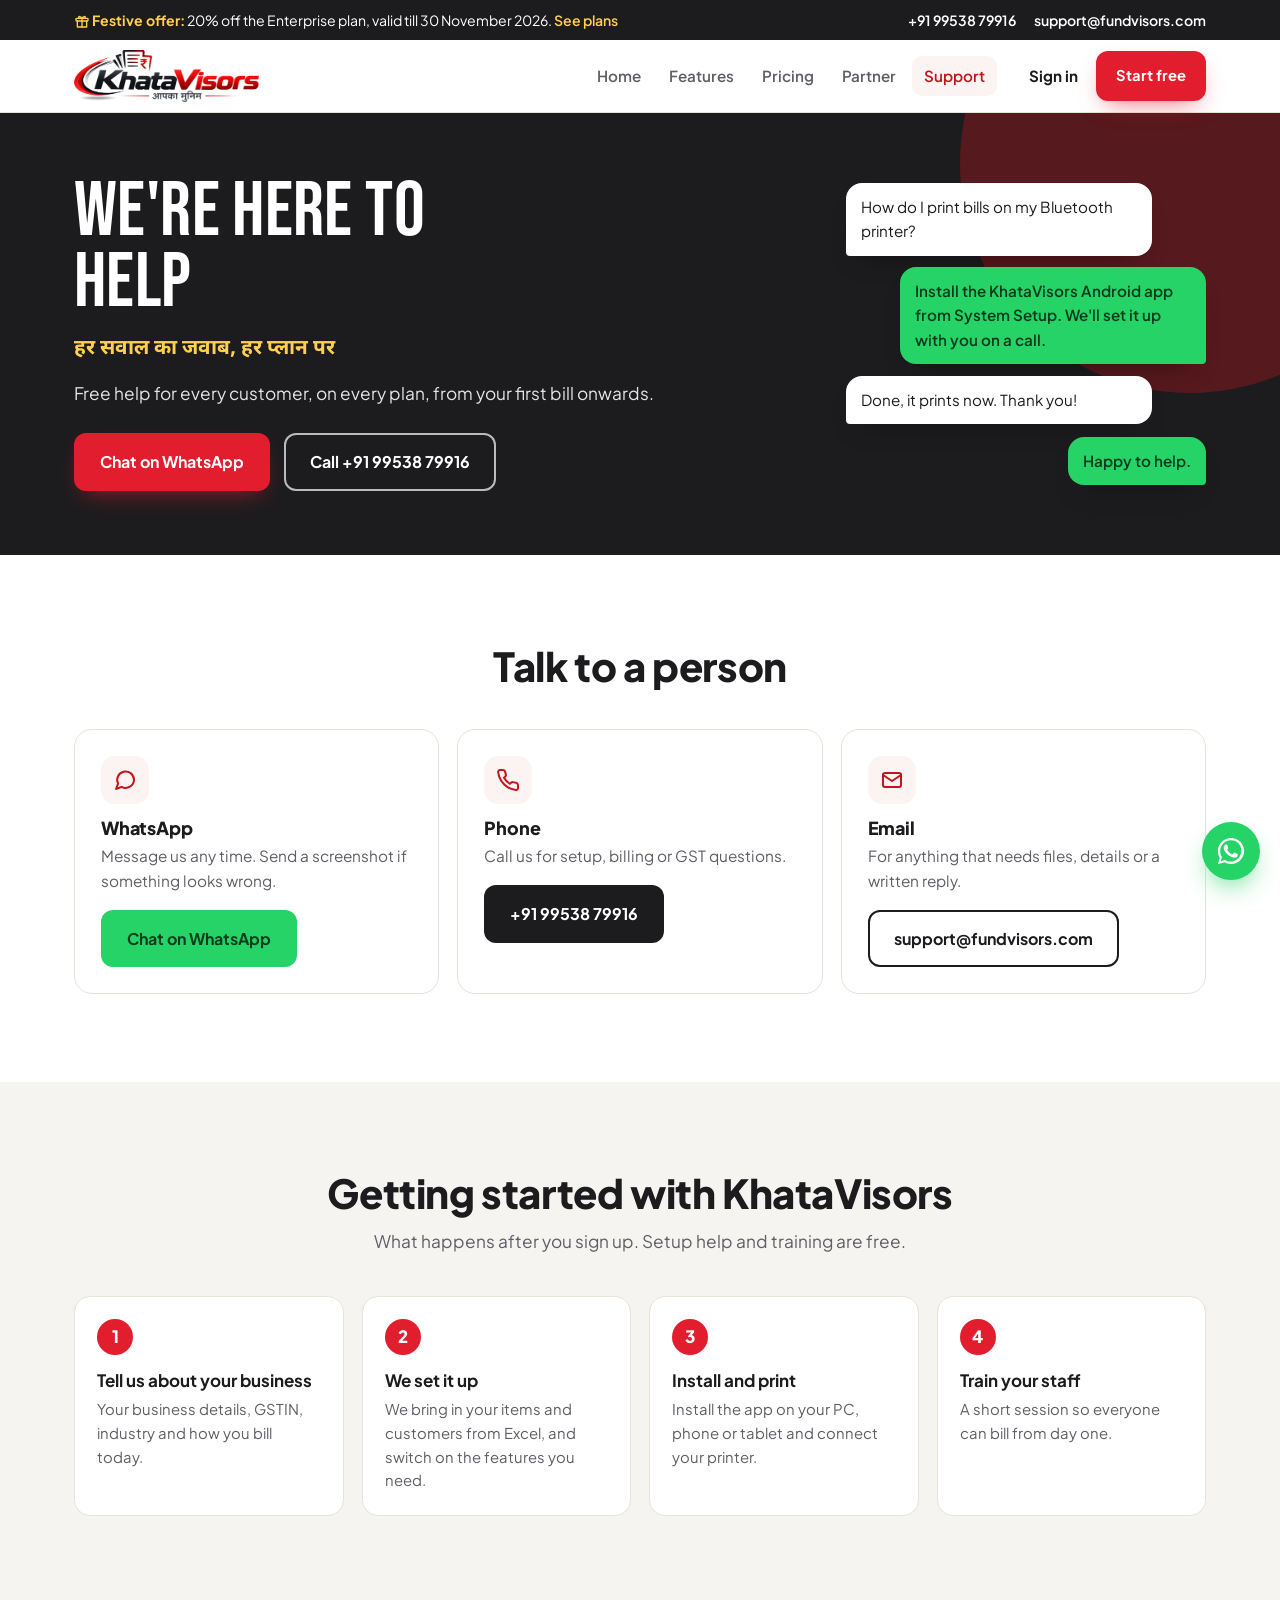
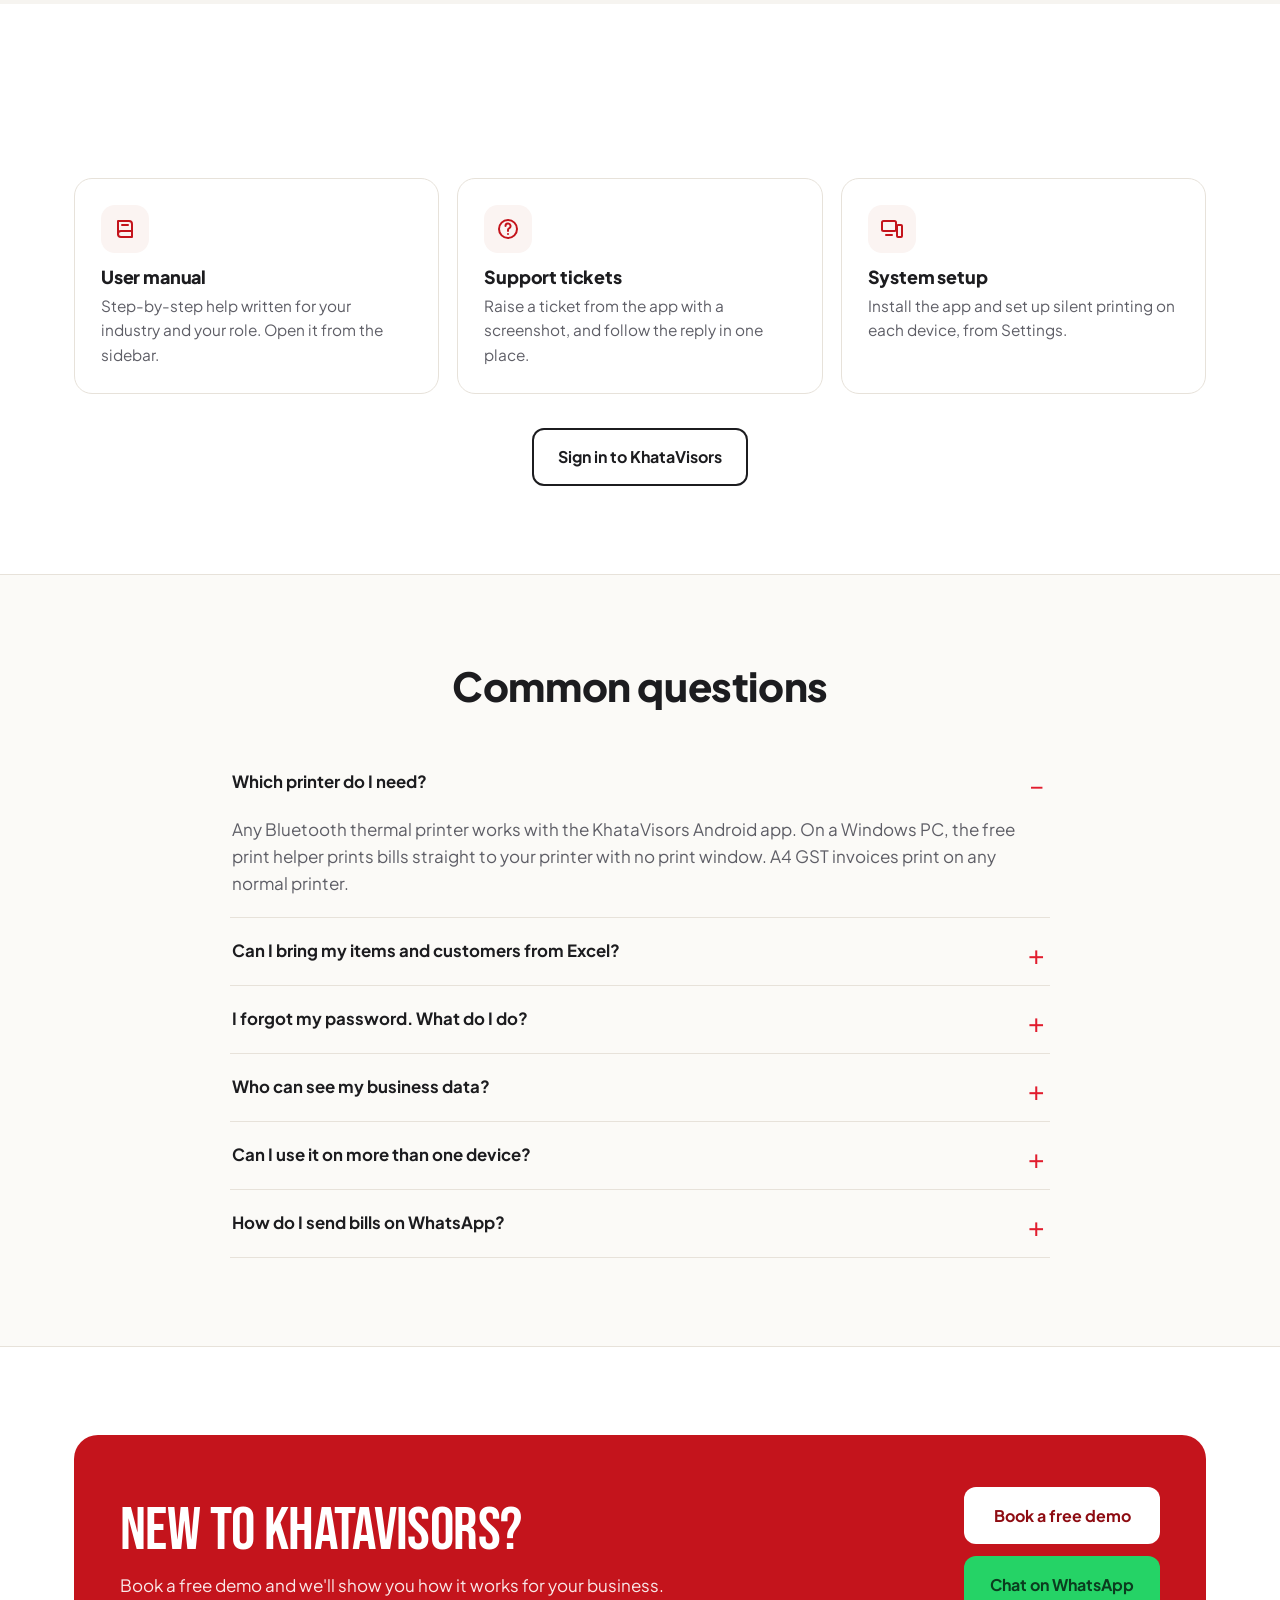
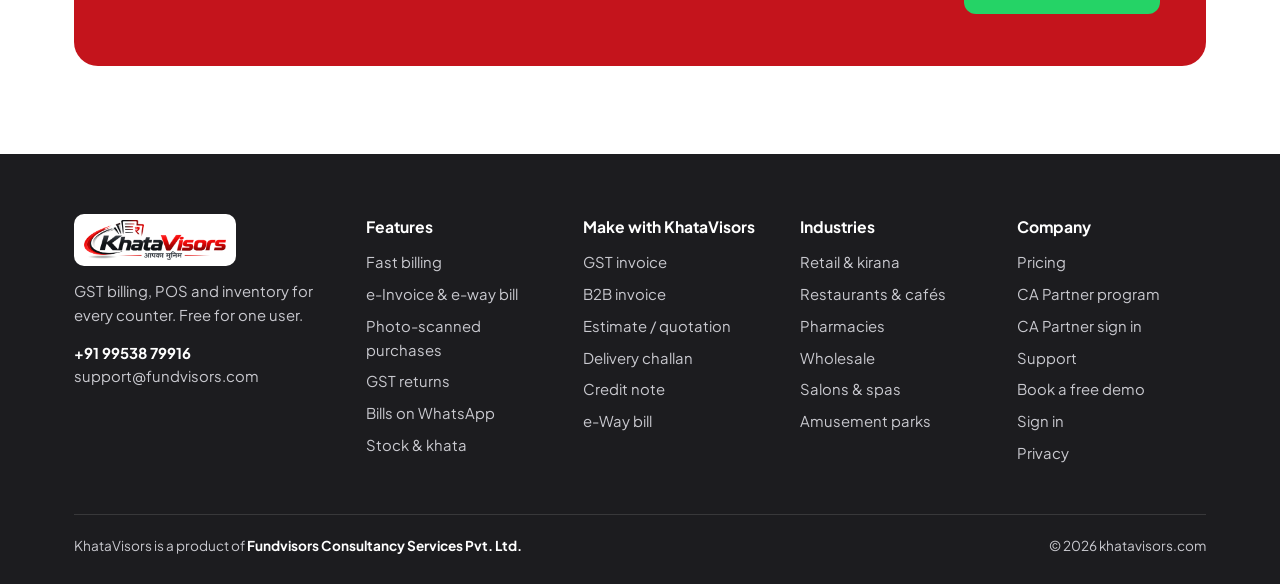
<file: support.html>
<!DOCTYPE html>
<html lang="en">
<head>
<meta charset="UTF-8">
<meta name="viewport" content="width=device-width, initial-scale=1.0">
<title>Support | KhataVisors</title>
<meta name="description" content="Get help with KhataVisors: free setup and training, WhatsApp, phone and email support, an in-app user manual and support tickets.">
<meta name="theme-color" content="#C4141C">
<link rel="canonical" href="https://khatavisors.com/support.html">
<meta property="og:title" content="Support | KhataVisors">
<meta property="og:description" content="Get help with KhataVisors: free setup and training, WhatsApp, phone and email support, an in-app user manual and support tickets.">
<meta property="og:image" content="https://khatavisors.com/assets/app/dashboard.jpg">
<meta property="og:url" content="https://khatavisors.com/support.html">
<link rel="icon" href="favicon.ico" sizes="any">
<link rel="icon" type="image/png" sizes="32x32" href="favicon-32.png">
<link rel="icon" type="image/png" sizes="192x192" href="favicon-192.png">
<link rel="apple-touch-icon" href="apple-touch-icon.png">
<link rel="preconnect" href="https://fonts.googleapis.com">
<link rel="preconnect" href="https://fonts.gstatic.com" crossorigin>
<link href="https://fonts.googleapis.com/css2?family=Noto+Sans+Devanagari:wght@500;700&display=swap" rel="stylesheet">
<link rel="stylesheet" href="assets/site.css?v=376b0e89">
<script>document.documentElement.classList.add('js')</script>
</head>
<body>
<div class="strip">
  <div class="wrap">
    <div><svg style="width:16px;height:16px;vertical-align:-3px;color:#FFCF4D" viewBox="0 0 24 24" fill="none" stroke="currentColor" stroke-width="2" stroke-linecap="round" stroke-linejoin="round" aria-hidden="true"><rect x="3" y="8" width="18" height="4" rx="1"/><path d="M5 12v9h14v-9"/><path d="M12 8v13"/><path d="M12 8c-1.5-3-5-3.5-5-1.5S10 8 12 8zM12 8c1.5-3 5-3.5 5-1.5S14 8 12 8z"/></svg> <b>Festive offer:</b> 20% off the Enterprise plan, valid till 30 November 2026. <a class="link" style="color:#FFCF4D" href="pricing.html">See plans</a></div>
    <div class="contact"><a href="tel:+919953879916">+91 99538 79916</a><a href="mailto:support@fundvisors.com">support@fundvisors.com</a></div>
  </div>
</div>
<nav class="nav" aria-label="Main">
  <div class="nav-in">
    <a class="nav-logo" href="index.html" aria-label="KhataVisors home"><img src="khatavisors-logo.png" alt="KhataVisors — आपका मुनीम" width="900" height="253"></a>
    <div class="nav-links" id="nav-links">
      <a href="index.html">Home</a>
      <a href="features.html">Features</a>
      <a href="pricing.html">Pricing</a>
      <a href="partner.html">Partner</a>
      <a href="support.html" aria-current="page">Support</a>
    </div>
    <div class="nav-actions">
      <a class="nav-signin" href="https://billing.khatavisors.com/login/">Sign in</a>
      <a class="btn btn-red" href="https://billing.khatavisors.com/get-khatavisors/">Start free</a>
      <button class="menu-btn" type="button" aria-label="Open menu" aria-expanded="false" aria-controls="nav-links"><svg viewBox="0 0 24 24" fill="none" stroke="currentColor" stroke-width="2" stroke-linecap="round" stroke-linejoin="round" aria-hidden="true"><path d="M4 7h16M4 12h16M4 17h16"/></svg></button>
    </div>
  </div>
</nav>

<main>
<section class="page-head">
  <div class="wrap">
    <div>
    <h1 class="display">We're here to help</h1>
    <p class="hindi">हर सवाल का जवाब, हर प्लान पर</p>
    <p class="lead">Free help for every customer, on every plan, from your first bill onwards.</p>
    <div class="hero-ctas"><a class="btn btn-red" href="https://wa.me/919953879916?text=Hi%2C%20I%20need%20help%20with%20KhataVisors" target="_blank" rel="noopener">Chat on WhatsApp</a><a class="btn btn-line" href="tel:+919953879916">Call +91 99538 79916</a></div>
    </div>
    <div class="art" aria-hidden="true">
      <div class="chatart">
        <div class="m them">How do I print bills on my Bluetooth printer?</div>
        <div class="m us">Install the KhataVisors Android app from System Setup. We'll set it up with you on a call.</div>
        <div class="m them">Done, it prints now. Thank you!</div>
        <div class="m us">Happy to help.</div>
      </div>
    </div>
  </div>
</section>

<section class="sec">
  <div class="wrap">
    <div class="sec-head center" data-reveal><h2>Talk to a person</h2></div>
    <div class="bgrid" data-reveal-group>
      <div class="scard"><div class="ic"><svg viewBox="0 0 24 24" fill="none" stroke="currentColor" stroke-width="2" stroke-linecap="round" stroke-linejoin="round" aria-hidden="true"><path d="M21 11.5a8.4 8.4 0 0 1-12.4 7.4L3 21l2.1-5.4A8.4 8.4 0 1 1 21 11.5z"/></svg></div><h3>WhatsApp</h3><p>Message us any time. Send a screenshot if something looks wrong.</p><a class="btn btn-wa" href="https://wa.me/919953879916?text=Hi%2C%20I%20need%20help%20with%20KhataVisors" target="_blank" rel="noopener">Chat on WhatsApp</a></div>
      <div class="scard"><div class="ic"><svg viewBox="0 0 24 24" fill="none" stroke="currentColor" stroke-width="2" stroke-linecap="round" stroke-linejoin="round" aria-hidden="true"><path d="M22 16.9v3a2 2 0 0 1-2.2 2 19.8 19.8 0 0 1-8.6-3.1 19.5 19.5 0 0 1-6-6A19.8 19.8 0 0 1 2.1 4.2 2 2 0 0 1 4.1 2h3a2 2 0 0 1 2 1.7c.1.9.4 1.8.7 2.7a2 2 0 0 1-.5 2.1L8 9.8a16 16 0 0 0 6 6l1.3-1.3a2 2 0 0 1 2.1-.4c.9.3 1.8.6 2.7.7a2 2 0 0 1 1.7 2z"/></svg></div><h3>Phone</h3><p>Call us for setup, billing or GST questions.</p><a class="btn btn-ink" href="tel:+919953879916">+91 99538 79916</a></div>
      <div class="scard"><div class="ic"><svg viewBox="0 0 24 24" fill="none" stroke="currentColor" stroke-width="2" stroke-linecap="round" stroke-linejoin="round" aria-hidden="true"><rect x="3" y="5" width="18" height="14" rx="2"/><path d="M3 7l9 6 9-6"/></svg></div><h3>Email</h3><p>For anything that needs files, details or a written reply.</p><a class="btn btn-outline" href="mailto:support@fundvisors.com">support@fundvisors.com</a></div>
    </div>
  </div>
</section>

<section class="sec soft">
  <div class="wrap">
    <div class="sec-head center" data-reveal><h2>Getting started with KhataVisors</h2><p class="lead">What happens after you sign up. Setup help and training are free.</p></div>
    <ol class="steps" data-reveal-group>
      <li><b>Tell us about your business</b><span>Your business details, GSTIN, industry and how you bill today.</span></li>
      <li><b>We set it up</b><span>We bring in your items and customers from Excel, and switch on the features you need.</span></li>
      <li><b>Install and print</b><span>Install the app on your PC, phone or tablet and connect your printer.</span></li>
      <li><b>Train your staff</b><span>A short session so everyone can bill from day one.</span></li>
    </ol>
  </div>
</section>

<section class="sec">
  <div class="wrap">
    <div class="sec-head center" data-reveal><h2>Help inside the app</h2></div>
    <div class="bgrid" data-reveal-group>
      <div class="scard"><div class="ic"><svg viewBox="0 0 24 24" fill="none" stroke="currentColor" stroke-width="2" stroke-linecap="round" stroke-linejoin="round" aria-hidden="true"><path d="M5 4h11a3 3 0 0 1 3 3v13H8a3 3 0 0 1-3-3z"/><path d="M5 17a3 3 0 0 1 3-3h11"/><path d="M9 8h6"/></svg></div><h3>User manual</h3><p>Step-by-step help written for your industry and your role. Open it from the sidebar.</p></div>
      <div class="scard"><div class="ic"><svg viewBox="0 0 24 24" fill="none" stroke="currentColor" stroke-width="2" stroke-linecap="round" stroke-linejoin="round" aria-hidden="true"><circle cx="12" cy="12" r="9"/><path d="M9.5 9a2.5 2.5 0 1 1 3.5 2.3c-.6.3-1 .9-1 1.6V14"/><path d="M12 17h.01"/></svg></div><h3>Support tickets</h3><p>Raise a ticket from the app with a screenshot, and follow the reply in one place.</p></div>
      <div class="scard"><div class="ic"><svg viewBox="0 0 24 24" fill="none" stroke="currentColor" stroke-width="2" stroke-linecap="round" stroke-linejoin="round" aria-hidden="true"><rect x="2" y="4" width="14" height="10" rx="1.5"/><path d="M6 18h6"/><rect x="17" y="8" width="5" height="12" rx="1"/></svg></div><h3>System setup</h3><p>Install the app and set up silent printing on each device, from Settings.</p></div>
    </div>
    <div class="sec-foot"><a class="btn btn-outline" href="https://billing.khatavisors.com/login/">Sign in to KhataVisors</a></div>
  </div>
</section>

<section class="sec paper">
  <div class="wrap">
    <div class="sec-head center" data-reveal><h2>Common questions</h2></div>
    <div class="faq">
      <details open><summary>Which printer do I need?</summary><p>Any Bluetooth thermal printer works with the KhataVisors Android app. On a Windows PC, the free print helper prints bills straight to your printer with no print window. A4 GST invoices print on any normal printer.</p></details>
      <details><summary>Can I bring my items and customers from Excel?</summary><p>Yes. Use "Import from Excel" on the Products and Customers pages to add them all at once, and enter old khata and supplier dues as opening balances.</p></details>
      <details><summary>I forgot my password. What do I do?</summary><p>On the sign-in page, tap "Forgot password?" and enter your registered email. A reset link arrives by email.</p></details>
      <details><summary>Who can see my business data?</summary><p>Only your business. Each business sees only its own bills and customers. Give every staff member their own login with the right role, and turn on two-step verification.</p></details>
      <details><summary>Can I use it on more than one device?</summary><p>Yes. Install KhataVisors on your PC, Android phone or tablet and sign in. Your bills and data are the same on every device.</p></details>
      <details><summary>How do I send bills on WhatsApp?</summary><p>On the Enterprise plan, type the customer's mobile number while billing and keep "Send bill on WhatsApp" ticked.</p></details>
    </div>
  </div>
</section>

<section class="sec">
  <div class="wrap">
    <div class="band" data-reveal>
      <div><h2>New to KhataVisors?</h2><p>Book a free demo and we'll show you how it works for your business.</p></div>
      <div class="acts"><a class="btn btn-white" href="https://billing.khatavisors.com/get-khatavisors/">Book a free demo</a><a class="btn btn-wa" href="https://wa.me/919953879916?text=Hi%2C%20I%27d%20like%20a%20demo%20of%20KhataVisors" target="_blank" rel="noopener">Chat on WhatsApp</a></div>
    </div>
  </div>
</section>

</main>

<footer>
  <div class="wrap">
    <div class="foot">
      <div class="foot-brand">
        <img src="khatavisors-logo.png" alt="KhataVisors" width="900" height="253" loading="lazy">
        <p>GST billing, POS and inventory for every counter. Free for one user.</p>
        <p style="margin-top:14px"><a href="tel:+919953879916" style="display:inline;color:#fff;font-weight:700">+91 99538 79916</a><br><a href="mailto:support@fundvisors.com" style="display:inline">support@fundvisors.com</a></p>
      </div>
      <div>
        <h4>Features</h4>
        <a href="features.html#billing">Fast billing</a>
        <a href="features.html#einvoice">e-Invoice &amp; e-way bill</a>
        <a href="features.html#purchases">Photo-scanned purchases</a>
        <a href="features.html#gst">GST returns</a>
        <a href="features.html#whatsapp">Bills on WhatsApp</a>
        <a href="features.html#stock">Stock &amp; khata</a>
      </div>
      <div>
        <h4>Make with KhataVisors</h4>
        <a href="features.html#documents">GST invoice</a>
        <a href="features.html#documents">B2B invoice</a>
        <a href="features.html#documents">Estimate / quotation</a>
        <a href="features.html#documents">Delivery challan</a>
        <a href="features.html#documents">Credit note</a>
        <a href="features.html#documents">e-Way bill</a>
      </div>
      <div>
        <h4>Industries</h4>
        <a href="features.html#industries">Retail &amp; kirana</a>
        <a href="features.html#industries">Restaurants &amp; cafés</a>
        <a href="features.html#industries">Pharmacies</a>
        <a href="features.html#industries">Wholesale</a>
        <a href="features.html#industries">Salons &amp; spas</a>
        <a href="features.html#industries">Amusement parks</a>
      </div>
      <div>
        <h4>Company</h4>
        <a href="pricing.html">Pricing</a>
        <a href="partner.html">CA Partner program</a>
        <a href="https://billing.khatavisors.com/partner/login/">CA Partner sign in</a>
        <a href="support.html">Support</a>
        <a href="https://billing.khatavisors.com/get-khatavisors/">Book a free demo</a>
        <a href="https://billing.khatavisors.com/login/">Sign in</a>
        <a href="https://billing.khatavisors.com/privacy/">Privacy</a>
      </div>
    </div>
    <div class="foot-bottom">
      <div>KhataVisors is a product of <b>Fundvisors Consultancy Services Pvt. Ltd.</b></div>
      <div>© 2026 khatavisors.com</div>
    </div>
  </div>
</footer>

<a class="wa-float" href="https://wa.me/919953879916?text=Hi%2C%20I%27d%20like%20to%20know%20more%20about%20KhataVisors" target="_blank" rel="noopener" aria-label="Chat with us on WhatsApp">
  <svg viewBox="0 0 32 32" aria-hidden="true"><path d="M16 2C8.3 2 2 8.3 2 16c0 2.6.7 5.1 2 7.3L2 30l6.9-1.9c2.1 1.2 4.5 1.8 7.1 1.8 7.7 0 14-6.3 14-14S23.7 2 16 2z" fill="#fff"/><path d="M16 4.4c-6.4 0-11.6 5.2-11.6 11.6 0 2.3.7 4.5 1.9 6.3l-1.2 4.5 4.6-1.2c1.7 1.1 3.7 1.6 5.7 1.6 6.4 0 11.6-5.2 11.6-11.6S22.4 4.4 16 4.4z" fill="#25D366"/><path d="M12.1 9.7c-.3-.6-.6-.6-.9-.6h-.7c-.3 0-.7.1-1 .5-.3.4-1.3 1.3-1.3 3.1s1.3 3.6 1.5 3.9c.2.3 2.6 4 6.3 5.5 3.1 1.2 3.8 1 4.5.9.7-.1 2.2-.9 2.5-1.8.3-.9.3-1.6.2-1.8-.1-.2-.4-.3-.8-.5-.4-.2-2.2-1.1-2.5-1.2-.3-.1-.6-.2-.8.2-.3.4-.9 1.2-1.1 1.4-.2.2-.4.3-.8.1-.4-.2-1.6-.6-3-1.9-1.1-1-1.9-2.2-2.1-2.6-.2-.4 0-.6.2-.8.2-.2.4-.4.5-.7.2-.2.2-.4.3-.6.1-.2 0-.5-.1-.7-.1-.2-.8-2-1.1-2.7z" fill="#fff"/></svg>
</a>
<script src="assets/site.js?v=ab814cdc"></script>
</body>
</html>
</file>
<file: assets/site.css>
/* KhataVisors website — shared styles for every page */
@font-face{font-family:"Bebas Neue";src:url("fonts/BebasNeue-Regular.woff") format("woff");font-weight:400;font-display:swap}
@font-face{font-family:"Plus Jakarta Sans";src:url("fonts/PlusJakartaSans-var.woff") format("woff");font-weight:200 800;font-display:swap}

:root{
  --red:#C4141C;          /* bahi-khata cloth red */
  --red-bright:#E11D2E;   /* app button red */
  --red-deep:#8E0C12;
  --ink:#1C1C1F;
  --muted:#5E5E66;
  --rule:#E7E2DA;
  --paper:#FBFAF7;
  --soft:#F6F4F0;
  --blush:#FBF4F2;
  --haldi:#FFCF4D;
  --green:#15803D;
  --wa:#25D366;
  --display:"Bebas Neue",Impact,"Arial Narrow",sans-serif;
  --body:"Plus Jakarta Sans","Segoe UI",system-ui,sans-serif;
  --deva:"Noto Sans Devanagari","Plus Jakarta Sans",sans-serif;
  --receipt:ui-monospace,"Cascadia Mono","Consolas","Courier New",monospace;
}
*{box-sizing:border-box}
html{scroll-behavior:smooth;-webkit-text-size-adjust:100%}
body{margin:0;background:#fff;color:var(--ink);font-family:var(--body);font-size:17px;line-height:1.6;-webkit-font-smoothing:antialiased;overflow-x:hidden}
img{max-width:100%;display:block}
a{color:inherit}
:focus-visible{outline:3px solid var(--haldi);outline-offset:3px;border-radius:6px}
.wrap{max-width:1180px;margin:0 auto;padding:0 24px}
.deva{font-family:var(--deva)}
h1,h2,h3{margin:0;font-weight:800;letter-spacing:-.01em;line-height:1.15}
h2{font-size:clamp(1.75rem,3.4vw,2.5rem)}
h3{font-size:1.12rem}
p{margin:0}
.lead{color:var(--muted);font-size:1.08rem;max-width:62ch}
.display{font-family:var(--display);font-weight:400;text-transform:uppercase;letter-spacing:.005em;line-height:.92}

/* buttons */
.btn{display:inline-flex;align-items:center;justify-content:center;gap:10px;text-decoration:none;font-weight:700;font-size:1rem;
  padding:14px 24px;border-radius:12px;border:2px solid transparent;transition:transform .12s ease,background .12s ease;cursor:pointer;font-family:inherit;text-align:center}
.btn:hover{transform:translateY(-1px)}
.btn-red{background:var(--red-bright);color:#fff;box-shadow:0 10px 24px -10px rgba(225,29,46,.7)}
.btn-red:hover{background:var(--red-deep)}
.btn-white{background:#fff;color:var(--red-deep)}
.btn-line{border-color:rgba(255,255,255,.7);color:#fff}
.btn-line:hover{background:rgba(255,255,255,.1)}
.btn-outline{border-color:var(--ink);color:var(--ink);background:#fff}
.btn-ink{background:var(--ink);color:#fff}
.btn-wa{background:var(--wa);color:#0b3d1f}
.link{color:var(--red);font-weight:700;text-decoration:none}
.link:hover{text-decoration:underline}

/* top strip */
.strip{background:var(--ink);color:#fff;font-size:.88rem}
.strip .wrap{display:flex;justify-content:space-between;align-items:center;gap:16px;min-height:40px;flex-wrap:wrap;padding-top:6px;padding-bottom:6px}
.strip b{color:var(--haldi)}
.strip a{text-decoration:none;font-weight:600}
.strip .contact{display:flex;gap:18px;flex-wrap:wrap}
@media (max-width:640px){.strip .contact{display:none}.strip .wrap{justify-content:center;text-align:center}}

/* nav */
.nav{position:sticky;top:0;z-index:60;background:rgba(255,255,255,.97);backdrop-filter:saturate(1.4) blur(8px);border-bottom:1px solid var(--rule)}
.nav-in{max-width:1180px;margin:0 auto;padding:10px 24px;display:flex;align-items:center;gap:24px}
.nav-logo img{height:52px;width:auto}
.nav-links{display:flex;gap:4px;margin-left:auto;font-weight:600;font-size:.95rem;color:var(--muted)}
.nav-links a{text-decoration:none;padding:8px 12px;border-radius:10px}
.nav-links a:hover{color:var(--ink);background:var(--soft)}
.nav-links a[aria-current="page"]{color:var(--red);background:var(--blush)}
.nav-actions{display:flex;gap:10px;align-items:center}
.nav-signin{font-weight:700;font-size:.95rem;text-decoration:none;padding:10px 8px}
.nav .btn{padding:11px 18px;font-size:.92rem}
.menu-btn{all:unset;display:none;cursor:pointer;width:44px;height:44px;border-radius:10px;align-items:center;justify-content:center}
.menu-btn svg{width:26px;height:26px}
@media (max-width:980px){
  .nav-links{display:none;position:absolute;left:0;right:0;top:100%;background:#fff;flex-direction:column;padding:10px 16px 18px;border-bottom:1px solid var(--rule);box-shadow:0 20px 30px -20px rgba(0,0,0,.25)}
  .nav-links.open{display:flex}
  .nav-links a{padding:12px}
  .nav-actions{margin-left:auto}
  .menu-btn{display:inline-flex}
}
@media (max-width:520px){.nav-logo img{height:40px}.nav-signin{display:none}.nav .btn{padding:10px 14px}.nav-in{gap:10px}}

/* red hero (home) */
.hero{position:relative;background:var(--red);color:#fff;overflow:hidden;
  background-image:repeating-linear-gradient(0deg,rgba(0,0,0,.035) 0 2px,transparent 2px 4px),repeating-linear-gradient(90deg,rgba(255,255,255,.03) 0 2px,transparent 2px 5px),radial-gradient(900px 600px at 85% 20%,#D7262E 0%,transparent 60%)}
.hero::after{content:"";position:absolute;left:0;right:0;bottom:0;height:12px;background:repeating-linear-gradient(90deg,var(--haldi) 0 18px,transparent 18px 28px);opacity:.9}
.hero-in{display:grid;grid-template-columns:minmax(0,1fr) minmax(0,1fr);gap:56px;align-items:center;padding:64px 24px 92px;max-width:1180px;margin:0 auto}
.hero h1{font-size:clamp(3rem,5.6vw,5.2rem)}
.hero h1 .ln{display:block}
.hero .hindi{font-family:var(--deva);color:var(--haldi);font-size:clamp(1.2rem,2.2vw,1.55rem);font-weight:700;margin-top:16px}
.hero .lead{color:rgba(255,255,255,.9);margin-top:16px;font-size:1.08rem;max-width:50ch}
.hero-ctas{display:flex;flex-wrap:wrap;gap:14px;margin-top:28px}
.badges{display:flex;flex-wrap:wrap;gap:10px;margin:26px 0 0;padding:0;list-style:none}
.badges li{display:flex;align-items:center;gap:8px;background:rgba(0,0,0,.18);border:1px solid rgba(255,255,255,.22);border-radius:999px;padding:7px 14px;font-size:.88rem;font-weight:600}
.badges svg{width:16px;height:16px;flex:0 0 auto}
@media (max-width:940px){.hero-in{grid-template-columns:1fr;padding:44px 24px 76px;gap:36px}}

/* page header (inner pages) */
.page-head{background:var(--ink);color:#fff;position:relative;overflow:hidden}
.page-head::before{content:"";position:absolute;right:-140px;top:-180px;width:460px;height:460px;border-radius:50%;background:var(--red);opacity:.95}
.page-head .wrap{position:relative;padding-top:64px;padding-bottom:64px}
.page-head h1{font-size:clamp(2.8rem,6vw,4.8rem);max-width:16ch}
.page-head .hindi{font-family:var(--deva);color:var(--haldi);font-weight:700;font-size:1.3rem;margin-top:14px}
.page-head .lead{color:#E4E4E7;margin-top:14px}
.page-head .hero-ctas{margin-top:26px}
@media (max-width:640px){.page-head::before{width:260px;height:260px;right:-120px;top:-120px}}

/* browser frame + receipt */
.stage{position:relative;padding-bottom:40px}
.browser{background:#fff;border-radius:14px;overflow:hidden;box-shadow:0 40px 80px -30px rgba(40,0,0,.55),0 0 0 1px rgba(0,0,0,.08)}
.browser-bar{height:32px;background:#F3F3F1;display:flex;align-items:center;gap:7px;padding:0 12px;border-bottom:1px solid #e6e6e2}
.browser-bar i{width:10px;height:10px;border-radius:50%;background:#D9D9D4}
.browser-bar span{margin-left:10px;font-size:.74rem;color:#77777e;background:#fff;border:1px solid #e6e6e2;border-radius:6px;padding:1px 10px}
.browser img{width:100%;height:auto}
.printer{position:absolute;left:-40px;bottom:-6px;width:250px;z-index:3}
.printer-head{position:relative;z-index:2;height:38px;border-radius:12px 12px 6px 6px;background:linear-gradient(#2a2a2e,#151517);box-shadow:0 14px 28px -12px rgba(0,0,0,.6)}
.printer-head::before{content:"";position:absolute;left:18px;right:18px;bottom:8px;height:5px;border-radius:3px;background:#000}
.printer-head::after{content:"";position:absolute;right:14px;top:10px;width:8px;height:8px;border-radius:50%;background:#3ddc84;box-shadow:0 0 8px #3ddc84}
.receipt-clip{position:absolute;left:24px;right:24px;top:30px;overflow:hidden;height:330px;pointer-events:none}
.receipt{background:var(--paper);color:#222;font-family:var(--receipt);font-size:11.5px;line-height:1.45;padding:14px 14px 18px;box-shadow:0 18px 30px -16px rgba(0,0,0,.55);
  -webkit-mask:linear-gradient(#000 calc(100% - 8px),transparent 0),conic-gradient(from -45deg at bottom,#000 90deg,transparent 0) bottom/12px 8px repeat-x;
          mask:linear-gradient(#000 calc(100% - 8px),transparent 0),conic-gradient(from -45deg at bottom,#000 90deg,transparent 0) bottom/12px 8px repeat-x}
.receipt .c{text-align:center}
.receipt hr{border:0;border-top:1px dashed #9a9a9a;margin:7px 0}
.receipt .row{display:flex;justify-content:space-between;gap:8px}
.receipt .tot{font-size:13.5px;font-weight:700}
.receipt .wa{color:#128C4A;font-weight:700}
@media (prefers-reduced-motion:no-preference){
  .receipt.animate{animation:print 2.4s steps(24,end) .5s both}
  @keyframes print{from{transform:translateY(-100%)}to{transform:translateY(0)}}
}
@media (max-width:940px){.stage{padding:0}.printer{position:relative;left:auto;bottom:auto;margin:-16px auto 0;height:330px}.receipt-clip{height:300px}}

/* sections */
.sec{padding:88px 0}
.sec.tight{padding:64px 0}
.sec.soft{background:var(--soft)}
.sec.paper{background:var(--paper);border-top:1px solid var(--rule);border-bottom:1px solid var(--rule)}
.sec.dark{background:var(--ink);color:#fff}
.sec.dark .lead{color:#C9C9CF}
.sec-head{max-width:720px;margin-bottom:40px}
.sec-head.center{margin-left:auto;margin-right:auto;text-align:center}
.sec-head .lead{margin-top:12px}
.sec-head.center .lead{margin-left:auto;margin-right:auto}
.sec-head .hi{font-family:var(--deva);color:var(--red);font-weight:700;margin-top:8px;font-size:1.1rem}
.sec.dark .sec-head .hi{color:var(--haldi)}
.sec-foot{margin-top:34px;text-align:center}
@media (max-width:640px){.sec{padding:64px 0}}

/* feature cards with screenshots */
.fgrid{display:grid;grid-template-columns:repeat(3,minmax(0,1fr));gap:22px}
.fcard{background:#fff;border:1px solid var(--rule);border-radius:18px;overflow:hidden;display:flex;flex-direction:column}
.fcard .shot,.shot{aspect-ratio:16/9;overflow:hidden;background:#F3F3F1;border-bottom:1px solid var(--rule)}
.shot img{max-width:none;height:auto}
.fcard .body{padding:20px 22px 22px}
.fcard h3{display:flex;align-items:center;gap:10px}
.fcard h3 svg{width:22px;height:22px;flex:0 0 auto;color:var(--red-bright)}
.fcard p{color:var(--muted);font-size:.95rem;margin-top:6px;line-height:1.5}
@media (max-width:940px){.fgrid{grid-template-columns:repeat(2,minmax(0,1fr))}}
@media (max-width:600px){.fgrid{grid-template-columns:1fr}}

/* benefit cards (text) */
.bgrid{display:grid;grid-template-columns:repeat(3,minmax(0,1fr));gap:18px}
.bcard{border-radius:16px;padding:24px;background:rgba(255,255,255,.06);border:1px solid rgba(255,255,255,.12)}
.bcard .ic{width:44px;height:44px;border-radius:12px;background:var(--red-bright);display:flex;align-items:center;justify-content:center;margin-bottom:14px}
.bcard .ic svg{width:22px;height:22px;color:#fff}
.bcard h3{color:#fff}
.bcard p{color:#C9C9CF;font-size:.95rem;margin-top:6px}
.sec:not(.dark) .bcard{background:#fff;border-color:var(--rule)}
.sec:not(.dark) .bcard h3{color:var(--ink)}
.sec:not(.dark) .bcard p{color:var(--muted)}
@media (max-width:940px){.bgrid{grid-template-columns:repeat(2,minmax(0,1fr))}}
@media (max-width:600px){.bgrid{grid-template-columns:1fr}}

/* ledger (industries) */
.ledger-wrap{display:grid;grid-template-columns:minmax(0,.9fr) minmax(0,1.3fr);gap:56px;align-items:start}
.ledger{background:var(--paper);border:1px solid var(--rule);border-radius:6px 16px 16px 6px;box-shadow:0 30px 60px -40px rgba(60,20,0,.45);padding:8px 0;
  background-image:linear-gradient(90deg,transparent 64px,#E9A3A3 64px,#E9A3A3 66px,transparent 66px)}
.ledger-row{display:grid;grid-template-columns:66px minmax(0,1fr);align-items:center;border-bottom:1px solid #D9E3EE;min-height:72px}
.ledger-row:last-child{border-bottom:0}
.ledger-row .ic{display:flex;justify-content:center}
.ledger-row .ic svg{width:26px;height:26px;color:var(--red)}
.ledger-row div{padding:12px 22px}
.ledger-row b{display:block;font-size:1.03rem}
.ledger-row span{color:var(--muted);font-size:.94rem;line-height:1.45;display:block}
.ticks{list-style:none;padding:0;margin:26px 0 0;display:grid;gap:11px}
.ticks li{display:flex;gap:12px;align-items:flex-start;font-weight:600}
.ticks li::before{content:"";flex:0 0 22px;height:22px;margin-top:2px;border-radius:6px;background:var(--red-bright) url("data:image/svg+xml,%3Csvg xmlns='http://www.w3.org/2000/svg' viewBox='0 0 24 24' fill='none' stroke='white' stroke-width='3.2' stroke-linecap='round' stroke-linejoin='round'%3E%3Cpath d='M5 12.5l4.5 4.5L19 7.5'/%3E%3C/svg%3E") center/15px no-repeat}
@media (max-width:940px){.ledger-wrap{grid-template-columns:1fr;gap:32px}}

/* split rows (feature detail, devices) */
.split{display:grid;grid-template-columns:minmax(0,1fr) minmax(0,1.15fr);gap:56px;align-items:center}
.split.flip > :first-child{order:2}
.split + .split{margin-top:84px}
.split .kicker{color:var(--red);font-weight:800;font-size:.95rem}
.split h2{margin-top:6px}
.split .lead{margin-top:12px}
@media (max-width:940px){.split{grid-template-columns:1fr;gap:28px}.split.flip > :first-child{order:0}.split + .split{margin-top:64px}}

/* devices */
.devices{position:relative;padding:0 0 30px 0}
.phone{position:absolute;right:-6px;bottom:0;width:180px;border-radius:30px;border:9px solid var(--ink);background:var(--paper);box-shadow:0 30px 50px -20px rgba(0,0,0,.45);overflow:hidden}
.phone .receipt{box-shadow:none;font-size:10.5px}
.dl{display:flex;flex-wrap:wrap;gap:12px;margin-top:22px}
.dl a{display:flex;align-items:center;gap:10px;border:1.5px solid var(--rule);border-radius:12px;padding:10px 16px;text-decoration:none;font-weight:700;background:#fff}
.dl a:hover{border-color:var(--ink)}
.dl svg{width:22px;height:22px;color:var(--red)}
@media (max-width:600px){.phone{width:140px;right:0}}

/* small feature list */
.all{display:grid;grid-template-columns:repeat(4,minmax(0,1fr));gap:30px 28px;margin:0;padding:0;list-style:none}
.all li{border-top:2px solid var(--ink);padding-top:12px}
.all b{display:block;font-size:1rem}
.all span{display:block;color:var(--muted);font-size:.92rem;line-height:1.5;margin-top:4px}
@media (max-width:940px){.all{grid-template-columns:repeat(2,minmax(0,1fr))}}
@media (max-width:520px){.all{grid-template-columns:1fr}}

/* chips */
.chips{display:flex;flex-wrap:wrap;gap:10px;justify-content:center}
.chip{background:#fff;border:1.5px solid var(--rule);border-radius:999px;padding:9px 16px;font-weight:700;font-size:.95rem}

/* plans */
.plans{display:grid;grid-template-columns:repeat(3,minmax(0,1fr));gap:22px;align-items:stretch}
.plan{background:#fff;border:1.5px solid var(--rule);border-radius:20px;padding:30px 26px 26px;display:flex;flex-direction:column;position:relative}
.plan h3{font-size:1.3rem}
.plan .who{color:var(--muted);font-size:.95rem;margin-top:4px;min-height:3em}
.price{display:flex;align-items:baseline;gap:8px;margin:18px 0 4px;min-height:64px;flex-wrap:wrap}
.price .amt{font-family:var(--display);font-size:3.6rem;line-height:1}
.price .per{color:var(--muted);font-weight:600}
.price-note{font-size:.88rem;color:var(--muted);min-height:1.5em}
.plan ul{list-style:none;margin:20px 0 24px;padding:0;flex:1}
.plan li{display:flex;gap:10px;padding:9px 0;border-top:1px solid #F0ECE6;font-size:.95rem;line-height:1.45}
.plan li:first-child{border-top:0}
.plan li::before{content:"✓";color:var(--green);font-weight:800;flex:0 0 auto}
.plan li.no{color:#8C8C93}
.plan li.no::before{content:"–";color:#B0B0B6}
.plan .btn{width:100%}
.plan.free .amt{color:var(--green)}
.plan.pro{background:var(--ink);color:#fff;border-color:var(--ink);box-shadow:0 30px 60px -30px rgba(0,0,0,.55)}
.plan.pro .who,.plan.pro .per,.plan.pro .price-note{color:rgba(255,255,255,.72)}
.plan.pro li{border-color:rgba(255,255,255,.12)}
.plan.pro li::before{color:#5EE08A}
.plan .flag{position:absolute;top:-14px;right:22px;background:var(--haldi);color:#3b2a00;font-weight:800;font-size:.8rem;padding:5px 12px;border-radius:999px}
.bill{display:inline-flex;background:rgba(255,255,255,.1);border-radius:999px;padding:4px;margin-top:16px;align-self:flex-start}
.bill button{all:unset;cursor:pointer;padding:7px 14px;border-radius:999px;font-weight:700;font-size:.85rem;color:rgba(255,255,255,.75)}
.bill button[aria-pressed="true"]{background:#fff;color:var(--ink)}
.bill button:focus-visible{outline:2px solid var(--haldi)}
.save{color:var(--haldi);font-weight:700}
.plan.custom{border-style:dashed;border-color:#D8CFC2}
.offer{display:flex;align-items:center;justify-content:center;gap:12px;flex-wrap:wrap;background:var(--haldi);color:#4A1600;border-radius:14px;padding:12px 18px;font-weight:800;margin:0 auto 34px;max-width:780px;text-align:center}
.offer svg{width:24px;height:24px}
.offer span{font-weight:600}
@media (max-width:980px){.plans{grid-template-columns:1fr;max-width:480px;margin:0 auto}.plan .who,.price{min-height:0}}

/* comparison table */
.table-wrap{overflow-x:auto;border:1px solid var(--rule);border-radius:16px;background:#fff}
table.cmp{width:100%;border-collapse:collapse;min-width:640px;font-size:.95rem}
.cmp th,.cmp td{padding:14px 18px;border-bottom:1px solid #F0ECE6;text-align:center}
.cmp th:first-child,.cmp td:first-child{text-align:left}
.cmp thead th{background:var(--ink);color:#fff;font-weight:800;position:sticky;top:0}
.cmp tbody th{font-weight:600}
.cmp .group td{background:var(--blush);font-weight:800;text-align:left;color:var(--red-deep)}
.cmp .y{color:var(--green);font-weight:800}
.cmp .n{color:#A1A1AA}

/* steps */
.steps{display:grid;grid-template-columns:repeat(4,minmax(0,1fr));gap:18px;list-style:none;margin:0;padding:0;counter-reset:s}
.steps li{background:#fff;border:1px solid var(--rule);border-radius:16px;padding:22px;counter-increment:s}
.steps li::before{content:counter(s);display:flex;width:36px;height:36px;border-radius:50%;background:var(--red-bright);color:#fff;font-weight:800;align-items:center;justify-content:center;margin-bottom:12px}
.steps b{display:block}
.steps span{display:block;color:var(--muted);font-size:.93rem;margin-top:4px}
.steps.three{grid-template-columns:repeat(3,minmax(0,1fr))}
@media (max-width:940px){.steps,.steps.three{grid-template-columns:repeat(2,minmax(0,1fr))}}
@media (max-width:560px){.steps,.steps.three{grid-template-columns:1fr}}

/* commission tiles */
.comm{display:grid;grid-template-columns:minmax(0,1fr) auto minmax(0,1fr);gap:16px;align-items:center}
.tile{border-radius:22px;padding:26px 28px}
.tile .num{font-family:var(--display);font-size:clamp(5rem,11vw,8rem);line-height:.85}
.tile b{display:block;font-size:1.25rem;margin-top:6px}
.tile span{display:block;font-size:.95rem;margin-top:2px}
.tile.red{background:var(--red-bright);color:#fff}
.tile.red span{color:#FFE1E1}
.tile.yel{background:var(--haldi);color:#3B1500}
.tile.yel span{color:#5A2A00}
.split .tile{padding:22px}
.split .tile .num{font-size:clamp(3.4rem,5.2vw,4.8rem)}
.then{width:56px;height:56px;border-radius:50%;background:var(--ink);color:#fff;display:flex;align-items:center;justify-content:center;font-weight:800;font-size:.85rem}
@media (max-width:760px){.comm{grid-template-columns:1fr}.then{margin:0 auto}}
.note{background:var(--blush);border-radius:14px;padding:14px 18px;margin-top:18px;font-size:.98rem}

/* support cards */
.scard{background:#fff;border:1px solid var(--rule);border-radius:18px;padding:26px}
.scard .ic{width:48px;height:48px;border-radius:14px;background:var(--blush);display:flex;align-items:center;justify-content:center;margin-bottom:14px}
.scard .ic svg{width:24px;height:24px;color:var(--red)}
.scard p{color:var(--muted);margin-top:6px;font-size:.96rem}
.scard .btn{margin-top:16px}

/* faq */
.faq{max-width:820px;margin:0 auto}
.faq details{border-bottom:1px solid var(--rule)}
.faq summary{cursor:pointer;list-style:none;padding:20px 40px 20px 2px;font-weight:700;font-size:1.05rem;position:relative}
.faq summary::-webkit-details-marker{display:none}
.faq summary::after{content:"+";position:absolute;right:6px;top:14px;font-size:1.7rem;font-weight:400;color:var(--red-bright)}
.faq details[open] summary::after{content:"–"}
.faq details p{color:var(--muted);padding:0 2px 20px;max-width:68ch}

/* contact band */
.band{background:var(--red);color:#fff;border-radius:24px;padding:52px 46px;display:grid;grid-template-columns:minmax(0,1.2fr) auto;gap:28px;align-items:center}
.band h2{font-family:var(--display);font-weight:400;font-size:clamp(2.5rem,5vw,3.8rem);line-height:.95;text-transform:uppercase}
.band p{color:rgba(255,255,255,.9);margin-top:12px;max-width:52ch}
.band .acts{display:flex;flex-direction:column;gap:12px}
@media (max-width:820px){.band{grid-template-columns:1fr;padding:38px 24px}}

/* footer */
footer{background:var(--ink);color:#C9C9CF;padding:60px 0 28px;font-size:.93rem}
.foot{display:grid;grid-template-columns:1.4fr repeat(4,minmax(0,1fr));gap:28px}
.foot-brand img{height:52px;width:auto;background:#fff;border-radius:10px;padding:6px 10px;margin-bottom:14px}
.foot h4{color:#fff;margin:0 0 12px;font-size:.98rem}
.foot a{display:block;text-decoration:none;margin-bottom:8px;color:#C9C9CF}
.foot a:hover{color:#fff}
.foot-bottom{border-top:1px solid rgba(255,255,255,.12);margin-top:40px;padding-top:20px;display:flex;flex-wrap:wrap;justify-content:space-between;gap:10px;font-size:.85rem}
.foot-bottom b{color:#fff}
@media (max-width:980px){.foot{grid-template-columns:repeat(2,minmax(0,1fr))}.foot-brand{grid-column:1 / -1}}
@media (max-width:520px){.foot{grid-template-columns:1fr}}

/* floating WhatsApp */
.wa-float{position:fixed;right:20px;bottom:20px;z-index:80;width:58px;height:58px;border-radius:50%;background:var(--wa);display:flex;align-items:center;justify-content:center;box-shadow:0 12px 26px -8px rgba(37,211,102,.7)}
.wa-float svg{width:30px;height:30px}

/* =====================================================================
   Motion and graphics
   ===================================================================== */

/* scroll reveal: only hidden when JS is running and motion is allowed */
@media (prefers-reduced-motion:no-preference){
  .js [data-reveal]{opacity:0;transform:translateY(28px);transition:opacity .7s ease,transform .7s cubic-bezier(.2,.8,.2,1)}
  .js [data-reveal].in{opacity:1;transform:none}
  .js [data-reveal-group] > *{opacity:0;transform:translateY(24px);transition:opacity .6s ease,transform .6s cubic-bezier(.2,.8,.2,1)}
  .js [data-reveal-group].in > *{opacity:1;transform:none}
  .js [data-reveal-group].in > *:nth-child(2){transition-delay:.08s}
  .js [data-reveal-group].in > *:nth-child(3){transition-delay:.16s}
  .js [data-reveal-group].in > *:nth-child(4){transition-delay:.24s}
  .js [data-reveal-group].in > *:nth-child(5){transition-delay:.32s}
  .js [data-reveal-group].in > *:nth-child(6){transition-delay:.40s}
  .js [data-reveal-group].in > *:nth-child(7){transition-delay:.48s}
  .js [data-reveal-group].in > *:nth-child(8){transition-delay:.56s}
  .js [data-reveal-group].in > *:nth-child(9){transition-delay:.64s}
}

/* hover life on cards */
.fcard,.scard,.bcard,.plan{transition:transform .25s ease,box-shadow .25s ease,border-color .25s ease}
.fcard:hover,.scard:hover{transform:translateY(-6px);box-shadow:0 24px 40px -24px rgba(127,29,29,.35);border-color:#F0C9C9}
.bcard:hover{transform:translateY(-6px);border-color:rgba(255,255,255,.3)}
.fcard .shot img{transition:transform .6s cubic-bezier(.2,.8,.2,1);transform-origin:top left}
.fcard:hover .shot img{transform:scale(1.06)}
.plan.pro{overflow:hidden}
@media (prefers-reduced-motion:no-preference){
  .plan.pro::after{content:"";position:absolute;top:0;bottom:0;width:80px;left:-120px;background:linear-gradient(90deg,transparent,rgba(255,255,255,.12),transparent);transform:skewX(-20deg);animation:shine 4.5s ease-in-out 1.5s infinite}
  @keyframes shine{0%{left:-120px}35%,100%{left:120%}}
}

/* hero background decoration */
.hero .orb{position:absolute;border-radius:50%;pointer-events:none;filter:blur(2px)}
.hero .orb.o1{width:420px;height:420px;right:-120px;top:-160px;background:radial-gradient(circle,rgba(255,207,77,.22),transparent 65%)}
.hero .orb.o2{width:360px;height:360px;left:-140px;bottom:-160px;background:radial-gradient(circle,rgba(0,0,0,.25),transparent 65%)}
.hero .coin{position:absolute;width:46px;height:46px;border-radius:50%;background:radial-gradient(circle at 35% 30%,#FFE08A,#E9A400);color:#7A4A00;font-weight:800;font-size:22px;display:flex;align-items:center;justify-content:center;box-shadow:inset 0 -3px 0 rgba(0,0,0,.15),0 10px 20px -8px rgba(0,0,0,.4);pointer-events:none;opacity:.9}
.hero .coin.c1{left:46%;top:12%;width:34px;height:34px;font-size:16px}
.hero .coin.c2{left:4%;bottom:14%;width:28px;height:28px;font-size:14px;opacity:.6}
.hero .coin.c3{right:4%;bottom:22%}
@media (prefers-reduced-motion:no-preference){
  .hero .coin{animation:bob 6s ease-in-out infinite}
  .hero .coin.c2{animation-duration:7.5s;animation-delay:-2s}
  .hero .coin.c3{animation-duration:5.5s;animation-delay:-1s}
  .hero .orb.o1{animation:drift 14s ease-in-out infinite alternate}
  @keyframes bob{0%,100%{transform:translateY(0) rotate(0)}50%{transform:translateY(-14px) rotate(8deg)}}
  @keyframes drift{from{transform:translate(0,0)}to{transform:translate(-60px,40px)}}
}
.hero-in > *{position:relative;z-index:1}

/* hero scene: dashboard + printer + phone chat + notifications */
.scene{position:relative;padding:0 0 60px}
.scene .browser{margin-right:70px}
.scene .printer{left:-34px;bottom:-10px}
.scene .phone2{position:absolute;right:-8px;bottom:-26px;width:190px;z-index:4;border-radius:30px;border:8px solid #111;background:#ECE5DD;box-shadow:0 30px 60px -24px rgba(0,0,0,.6);overflow:hidden}
.phone2 .top{background:#075E54;color:#fff;padding:10px 12px 9px;font-size:11px;font-weight:700;display:flex;align-items:center;gap:8px}
.phone2 .top i{width:22px;height:22px;border-radius:50%;background:#fff url("../khatavisors-logo.png") center/88% no-repeat;flex:0 0 auto}
.phone2 .top small{display:block;font-weight:500;opacity:.8;font-size:9px}
.phone2 .chat{padding:10px 8px 12px;display:flex;flex-direction:column;gap:7px;min-height:210px}
.bubble{background:#fff;border-radius:10px 10px 10px 2px;padding:7px 9px;font-size:10.5px;line-height:1.35;color:#222;box-shadow:0 1px 1px rgba(0,0,0,.12);max-width:92%}
.bubble.doc{display:flex;gap:8px;align-items:center;padding:8px}
.bubble.doc .pdf{flex:0 0 auto;width:26px;height:32px;border-radius:4px;background:#E11D2E;color:#fff;font-size:8px;font-weight:800;display:flex;align-items:flex-end;justify-content:center;padding-bottom:4px}
.bubble.doc b{display:block;font-size:10.5px}
.bubble.doc span{font-size:9.5px;color:#666}
.bubble .t{display:block;text-align:right;font-size:8.5px;color:#8a8a8a;margin-top:2px}
.bubble .t::after{content:" ✓✓";color:#34B7F1}
.typing{align-self:flex-start;background:#fff;border-radius:10px;padding:8px 10px;display:flex;gap:3px}
.typing i{width:5px;height:5px;border-radius:50%;background:#aaa}
.note-card{position:absolute;z-index:5;background:#fff;color:var(--ink);border-radius:14px;padding:9px 13px 9px 10px;display:flex;align-items:center;gap:9px;font-size:.8rem;font-weight:700;box-shadow:0 18px 34px -16px rgba(0,0,0,.5);white-space:nowrap}
.note-card .ic{width:28px;height:28px;border-radius:9px;display:flex;align-items:center;justify-content:center;flex:0 0 auto}
.note-card .ic svg{width:16px;height:16px;color:#fff}
.note-card small{display:block;font-weight:600;color:var(--muted);font-size:.72rem}
.note-card.n1{left:-26px;top:-22px}.note-card.n1 .ic{background:var(--green)}
.note-card.n2{right:30px;top:-30px}.note-card.n2 .ic{background:#2563EB}
.note-card.n3{left:38%;bottom:6px}.note-card.n3 .ic{background:#9333EA}
@media (prefers-reduced-motion:no-preference){
  .scene .pop{opacity:0;transform:translateY(14px) scale(.9);animation:pop .55s cubic-bezier(.2,.9,.3,1.3) both}
  .scene .float{animation:pop .55s cubic-bezier(.2,.9,.3,1.3) both,bob2 5s ease-in-out infinite}
  .d1{animation-delay:.9s!important}.d2{animation-delay:2.9s!important}.d3{animation-delay:3.4s!important}.d4{animation-delay:4.1s!important}
  .d5{animation-delay:4.8s!important}.d6{animation-delay:5.6s!important}.d7{animation-delay:6.3s!important}
  .scene .float.d1{animation-delay:.9s,1.5s!important}.scene .float.d5{animation-delay:4.8s,5.4s!important}.scene .float.d7{animation-delay:6.3s,6.9s!important}
  .typing{animation:pop .3s ease both 2.4s,vanish .2s ease both 3.3s}
  .typing i{animation:blink 1s infinite}.typing i:nth-child(2){animation-delay:.15s}.typing i:nth-child(3){animation-delay:.3s}
  @keyframes pop{from{opacity:0;transform:translateY(14px) scale(.9)}to{opacity:1;transform:none}}
  @keyframes bob2{0%,100%{translate:0 0}50%{translate:0 -8px}}
  @keyframes blink{0%,100%{opacity:.3}50%{opacity:1}}
  @keyframes vanish{to{opacity:0;height:0;padding:0;margin:-7px 0 0}}
}
@media (prefers-reduced-motion:reduce){.typing{display:none}}
@media (max-width:940px){
  .scene{padding:0;display:grid;grid-template-columns:1fr 1fr;gap:18px 14px;align-items:start}
  .scene .browser{grid-column:1 / -1;margin:0}
  .scene .printer{position:relative;left:auto;bottom:auto;margin:-34px 0 0;width:auto;height:300px}
  .scene .receipt-clip{left:14px;right:14px;height:270px}
  .scene .phone2{position:relative;right:auto;bottom:auto;width:auto;margin-top:-34px}
  .note-card.n1{left:-6px;top:-30px}
  .note-card.n2,.note-card.n3{display:none}
}
@media (max-width:420px){.note-card{font-size:.72rem}.note-card small{display:none}.phone2 .chat{min-height:0}}

/* marquee strip */
.marquee{background:#fff;border-bottom:1px solid var(--rule);padding:18px 0;overflow:hidden}
.marquee .track{display:flex;gap:12px;width:max-content}
.marquee .track + .track{margin-top:12px}
.mchip{display:flex;align-items:center;gap:8px;border:1.5px solid var(--rule);border-radius:999px;padding:8px 16px;font-weight:700;font-size:.93rem;white-space:nowrap;background:#fff}
.mchip svg{width:18px;height:18px;color:var(--red-bright)}
.mchip.hl{background:var(--blush);border-color:#F3CFCF}
@media (prefers-reduced-motion:no-preference){
  .marquee .track{animation:scrollx 40s linear infinite}
  .marquee .track.rev{animation-direction:reverse;animation-duration:48s}
  .marquee:hover .track{animation-play-state:paused}
  @keyframes scrollx{from{transform:translateX(0)}to{transform:translateX(-50%)}}
}
@media (prefers-reduced-motion:reduce){.marquee .track{flex-wrap:wrap;width:auto;justify-content:center;padding:0 24px}.marquee .dup{display:none}}

/* video */
.video-frame{position:relative;border-radius:22px;overflow:hidden;box-shadow:0 40px 80px -40px rgba(0,0,0,.6);background:#000;max-width:960px;margin:0 auto;aspect-ratio:16/9}
.video-frame video{width:100%;height:100%;display:block}
.video-frame .play{all:unset;position:absolute;inset:0;cursor:pointer;display:flex;align-items:center;justify-content:center;background:linear-gradient(transparent 55%,rgba(0,0,0,.45));}
.video-frame .play span{width:88px;height:88px;border-radius:50%;background:var(--red-bright);display:flex;align-items:center;justify-content:center;box-shadow:0 0 0 12px rgba(225,29,46,.25)}
.video-frame .play svg{width:34px;height:34px;color:#fff;margin-left:6px}
.video-frame .play:focus-visible span{outline:3px solid var(--haldi);outline-offset:4px}
.video-frame .play em{position:absolute;left:24px;bottom:20px;color:#fff;font-style:normal;font-weight:700}
@media (prefers-reduced-motion:no-preference){.video-frame .play span{animation:pulse 2.2s ease-in-out infinite}@keyframes pulse{0%,100%{box-shadow:0 0 0 0 rgba(225,29,46,.45)}50%{box-shadow:0 0 0 18px rgba(225,29,46,0)}}}

/* how it works flow */
.flow{display:grid;grid-template-columns:repeat(4,minmax(0,1fr));gap:20px;position:relative;list-style:none;margin:0;padding:0}
.flow::before{content:"";position:absolute;left:12.5%;right:12.5%;top:44px;height:4px;border-radius:2px;background:repeating-linear-gradient(90deg,var(--red-bright) 0 14px,transparent 14px 24px);transform-origin:left;transform:scaleX(var(--p,1));transition:transform 1.6s ease}
.js .flow:not(.in){--p:0}
.flow li{text-align:center;position:relative}
.flow .bub{width:92px;height:92px;margin:0 auto;border-radius:50%;background:#fff;border:4px solid var(--red-bright);display:flex;align-items:center;justify-content:center;position:relative;z-index:1;box-shadow:0 16px 30px -18px rgba(196,20,28,.6)}
.flow .bub svg{width:38px;height:38px;color:var(--red-bright)}
.flow b{display:block;margin-top:14px;font-size:1.05rem}
.flow span{display:block;color:var(--muted);font-size:.93rem;margin-top:4px}
@media (prefers-reduced-motion:no-preference){.flow.in .bub{animation:pop .5s cubic-bezier(.2,.9,.3,1.3) both}.flow.in li:nth-child(2) .bub{animation-delay:.4s}.flow.in li:nth-child(3) .bub{animation-delay:.8s}.flow.in li:nth-child(4) .bub{animation-delay:1.2s}}
@media (max-width:760px){.flow{grid-template-columns:1fr 1fr;row-gap:30px}.flow::before{display:none}}

/* coloured icon discs for industries */
.ledger-row .ic span{width:40px;height:40px;border-radius:12px;display:flex;align-items:center;justify-content:center;background:var(--c,#FBE3E3)}
.ledger-row .ic span svg{width:22px;height:22px;color:var(--ci,var(--red))}
.ledger-row{transition:background .2s ease}
.ledger-row:hover{background:#fff}

/* inner page header graphics */
.page-head .wrap{display:grid;grid-template-columns:minmax(0,1.1fr) minmax(0,.9fr);gap:40px;align-items:center}
.page-head .art{position:relative;min-height:300px}
.page-head h1{max-width:14ch}
@media (max-width:940px){.page-head .wrap{grid-template-columns:1fr}.page-head .art{min-height:250px;margin-top:10px}}
.stack .browser{position:absolute;width:86%;box-shadow:0 30px 60px -24px rgba(0,0,0,.7)}
.stack .browser:nth-child(1){right:0;top:0;transform:rotate(3deg)}
.stack .browser:nth-child(2){left:0;bottom:0;transform:rotate(-3deg);width:80%}
@media (prefers-reduced-motion:no-preference){
  .stack .browser:nth-child(1){animation:in-r 1s cubic-bezier(.2,.8,.2,1) both .2s}
  .stack .browser:nth-child(2){animation:in-l 1s cubic-bezier(.2,.8,.2,1) both .45s}
  @keyframes in-r{from{opacity:0;transform:translate(60px,-10px) rotate(8deg)}to{opacity:1;transform:rotate(3deg)}}
  @keyframes in-l{from{opacity:0;transform:translate(-60px,10px) rotate(-8deg)}to{opacity:1;transform:rotate(-3deg)}}
}
/* price tag graphic */
.tags{display:flex;flex-direction:column;gap:14px;align-items:flex-end}
.ptag{background:#fff;color:var(--ink);border-radius:16px;padding:14px 18px;display:flex;align-items:center;gap:14px;box-shadow:0 20px 40px -20px rgba(0,0,0,.6);min-width:260px}
.ptag .amt{font-family:var(--display);font-size:2.4rem;line-height:1}
.ptag small{display:block;color:var(--muted);font-weight:600}
.ptag b{display:block}
.ptag.hot{background:var(--haldi);transform:translateX(-30px)}
@media (prefers-reduced-motion:no-preference){.tags .ptag{animation:pop .6s cubic-bezier(.2,.9,.3,1.3) both}.tags .ptag:nth-child(2){animation-delay:.25s}.tags .ptag:nth-child(3){animation-delay:.5s}}
@media (max-width:940px){.tags{align-items:stretch}.ptag.hot{transform:none}.ptag{min-width:0}}
/* partner network graphic */
.net{width:100%;height:auto;max-width:420px;margin-left:auto;display:block}
.net .link{stroke:rgba(255,255,255,.35);stroke-width:2;stroke-dasharray:6 6}
.net .pulse{fill:var(--haldi)}
@media (prefers-reduced-motion:no-preference){.net .link{animation:dash 1.2s linear infinite}@keyframes dash{to{stroke-dashoffset:-24}}}
/* support chat graphic */
.chatart{display:flex;flex-direction:column;gap:12px;max-width:360px;margin-left:auto}
.chatart .m{border-radius:16px;padding:12px 15px;font-size:.95rem;max-width:85%;box-shadow:0 14px 28px -18px rgba(0,0,0,.6)}
.chatart .m.them{background:#fff;color:var(--ink);border-bottom-left-radius:4px}
.chatart .m.us{background:var(--wa);color:#063b1d;align-self:flex-end;border-bottom-right-radius:4px;font-weight:600}
@media (prefers-reduced-motion:no-preference){.chatart .m{animation:pop .5s cubic-bezier(.2,.9,.3,1.3) both}.chatart .m:nth-child(2){animation-delay:.8s}.chatart .m:nth-child(3){animation-delay:1.6s}.chatart .m:nth-child(4){animation-delay:2.4s}}
/* count-up numbers keep their width */
[data-count]{font-variant-numeric:tabular-nums}
@media (max-width:940px){.scene .receipt{font-size:9.5px;padding:10px 9px 14px}}
.page-head:has(.art)::before{opacity:.35}
</file>
